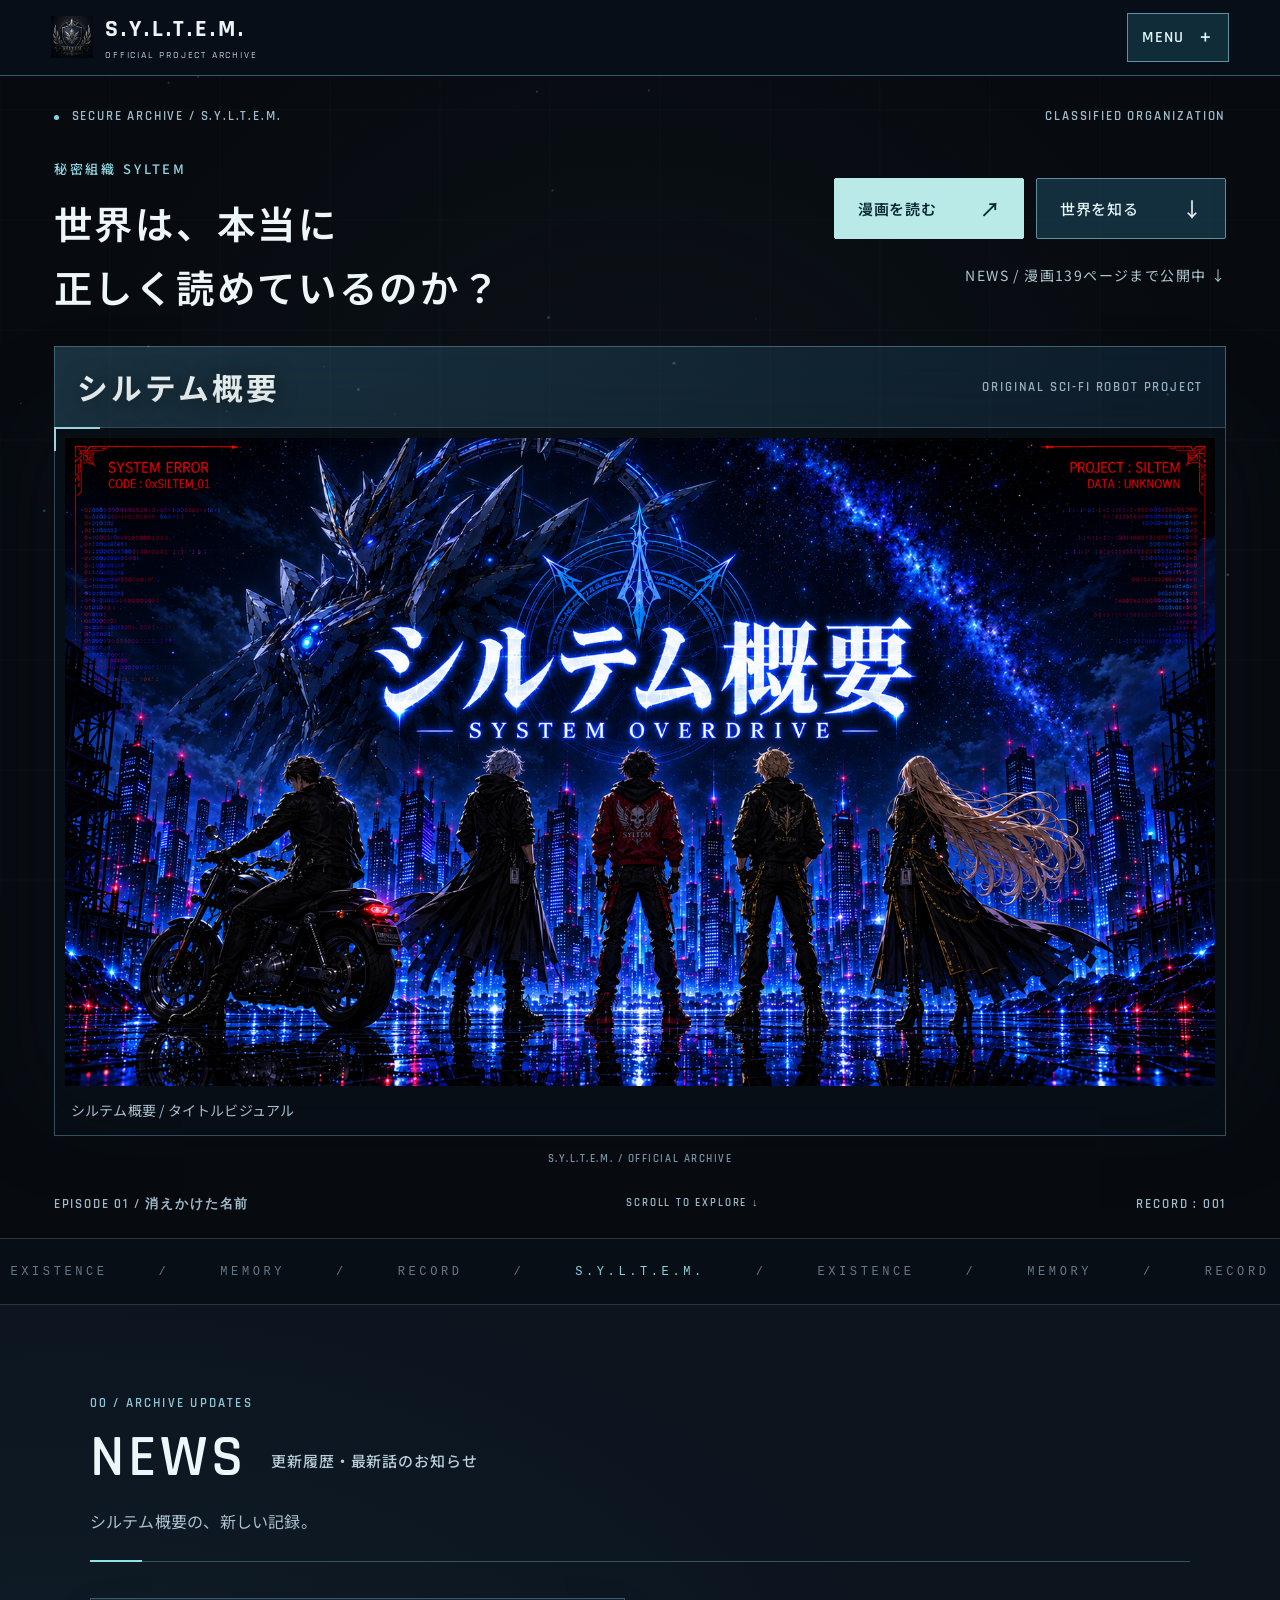
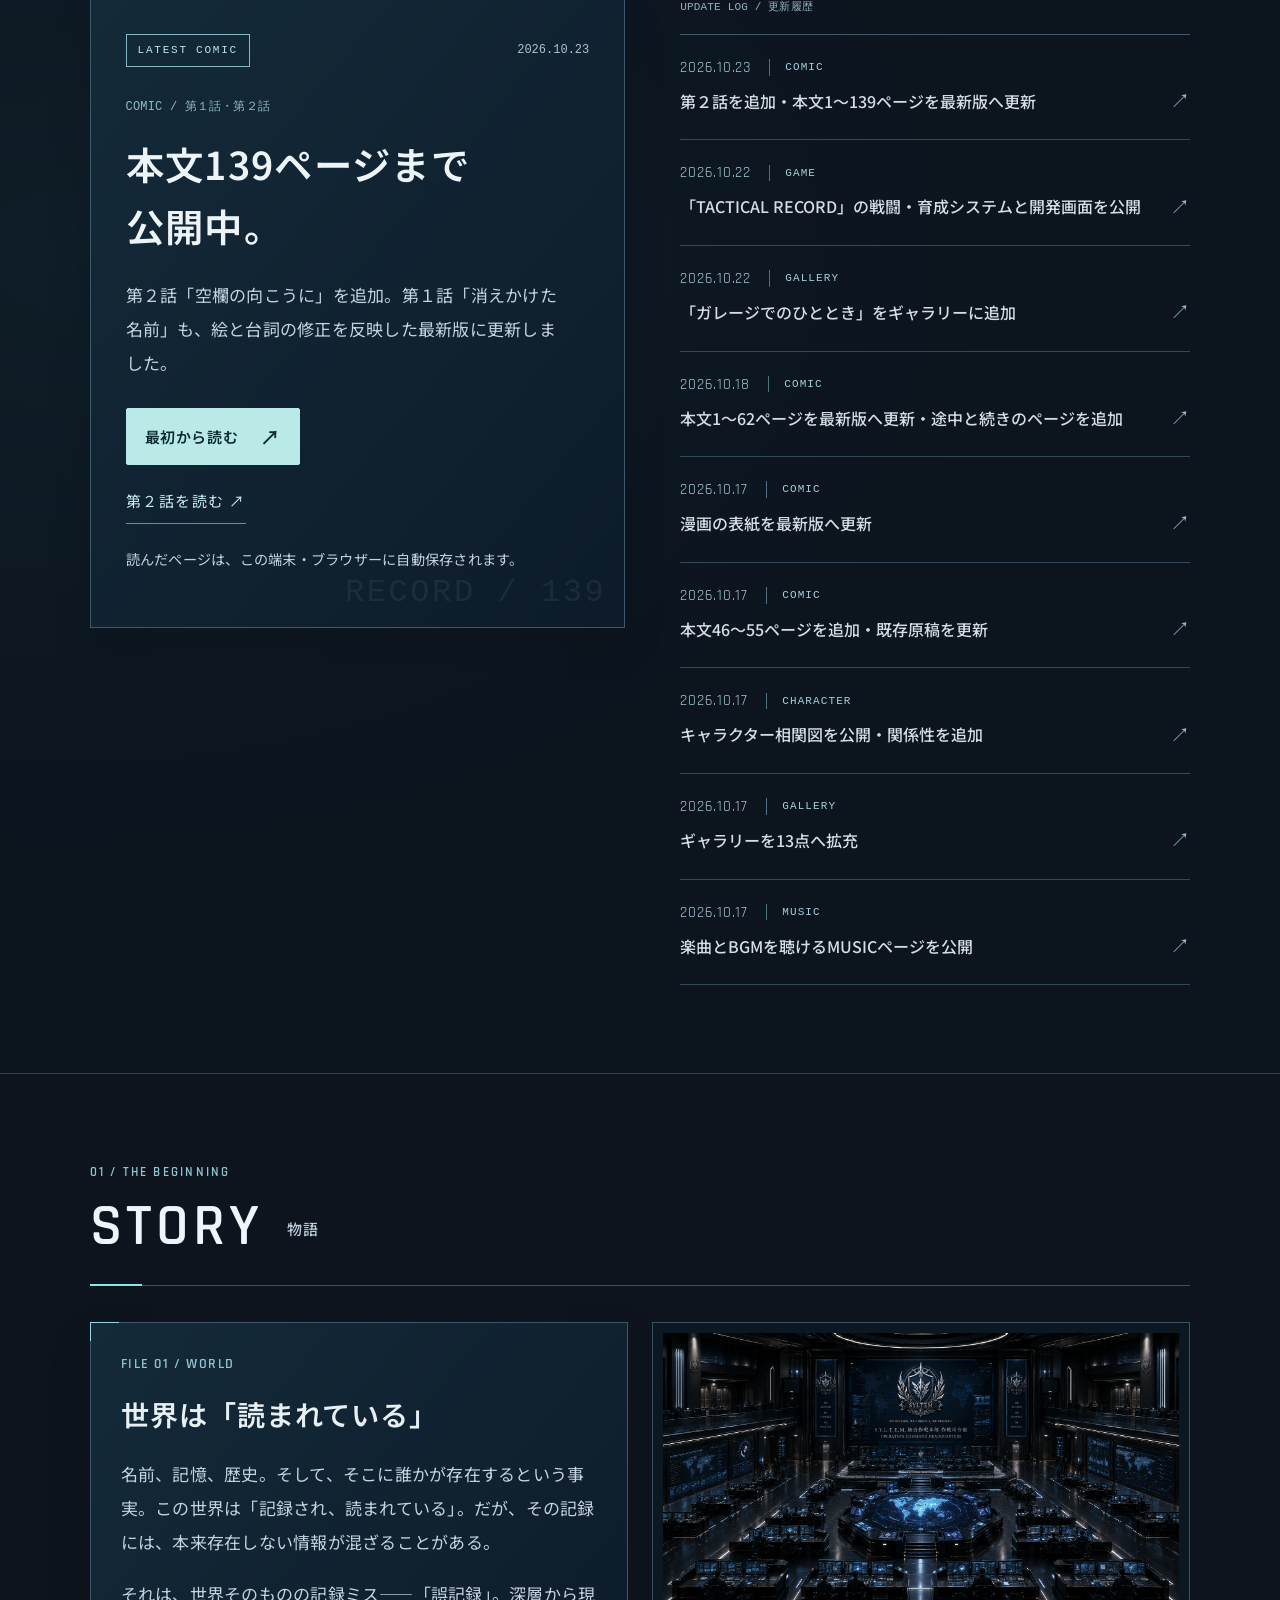
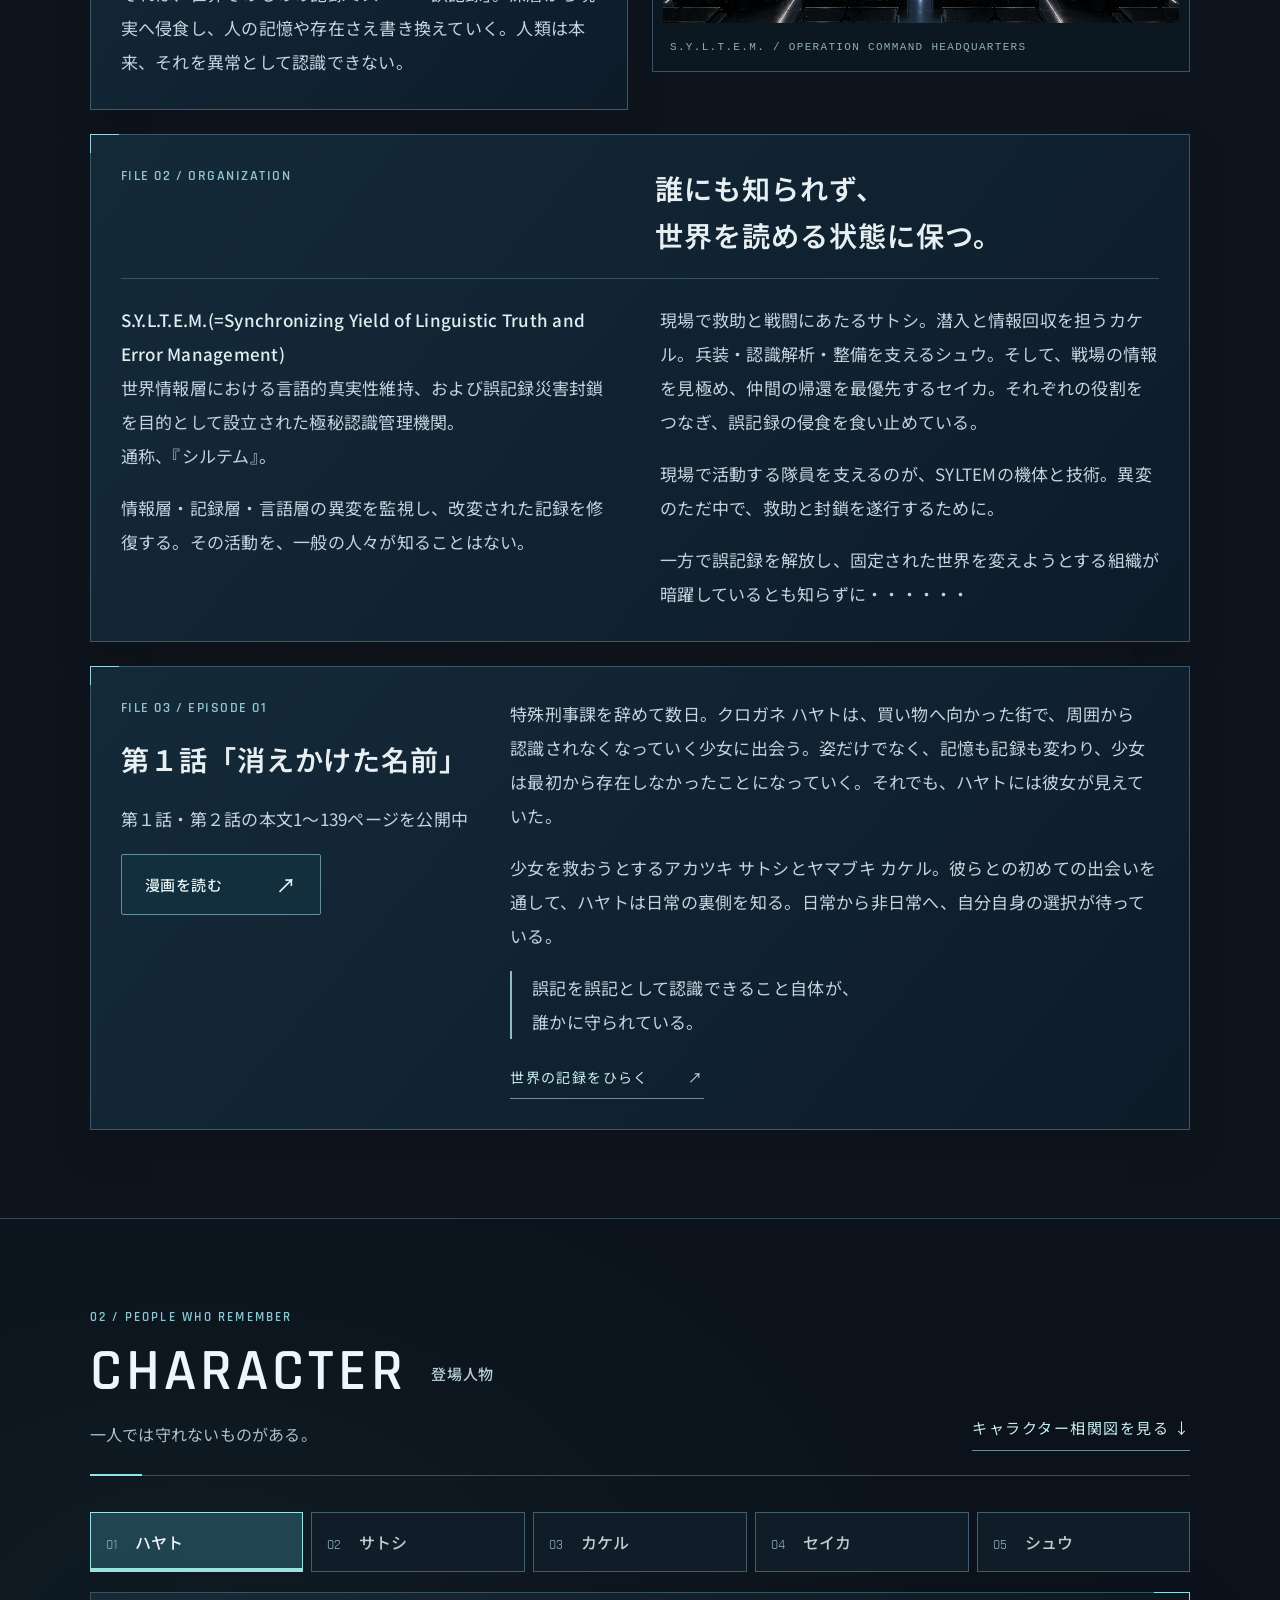
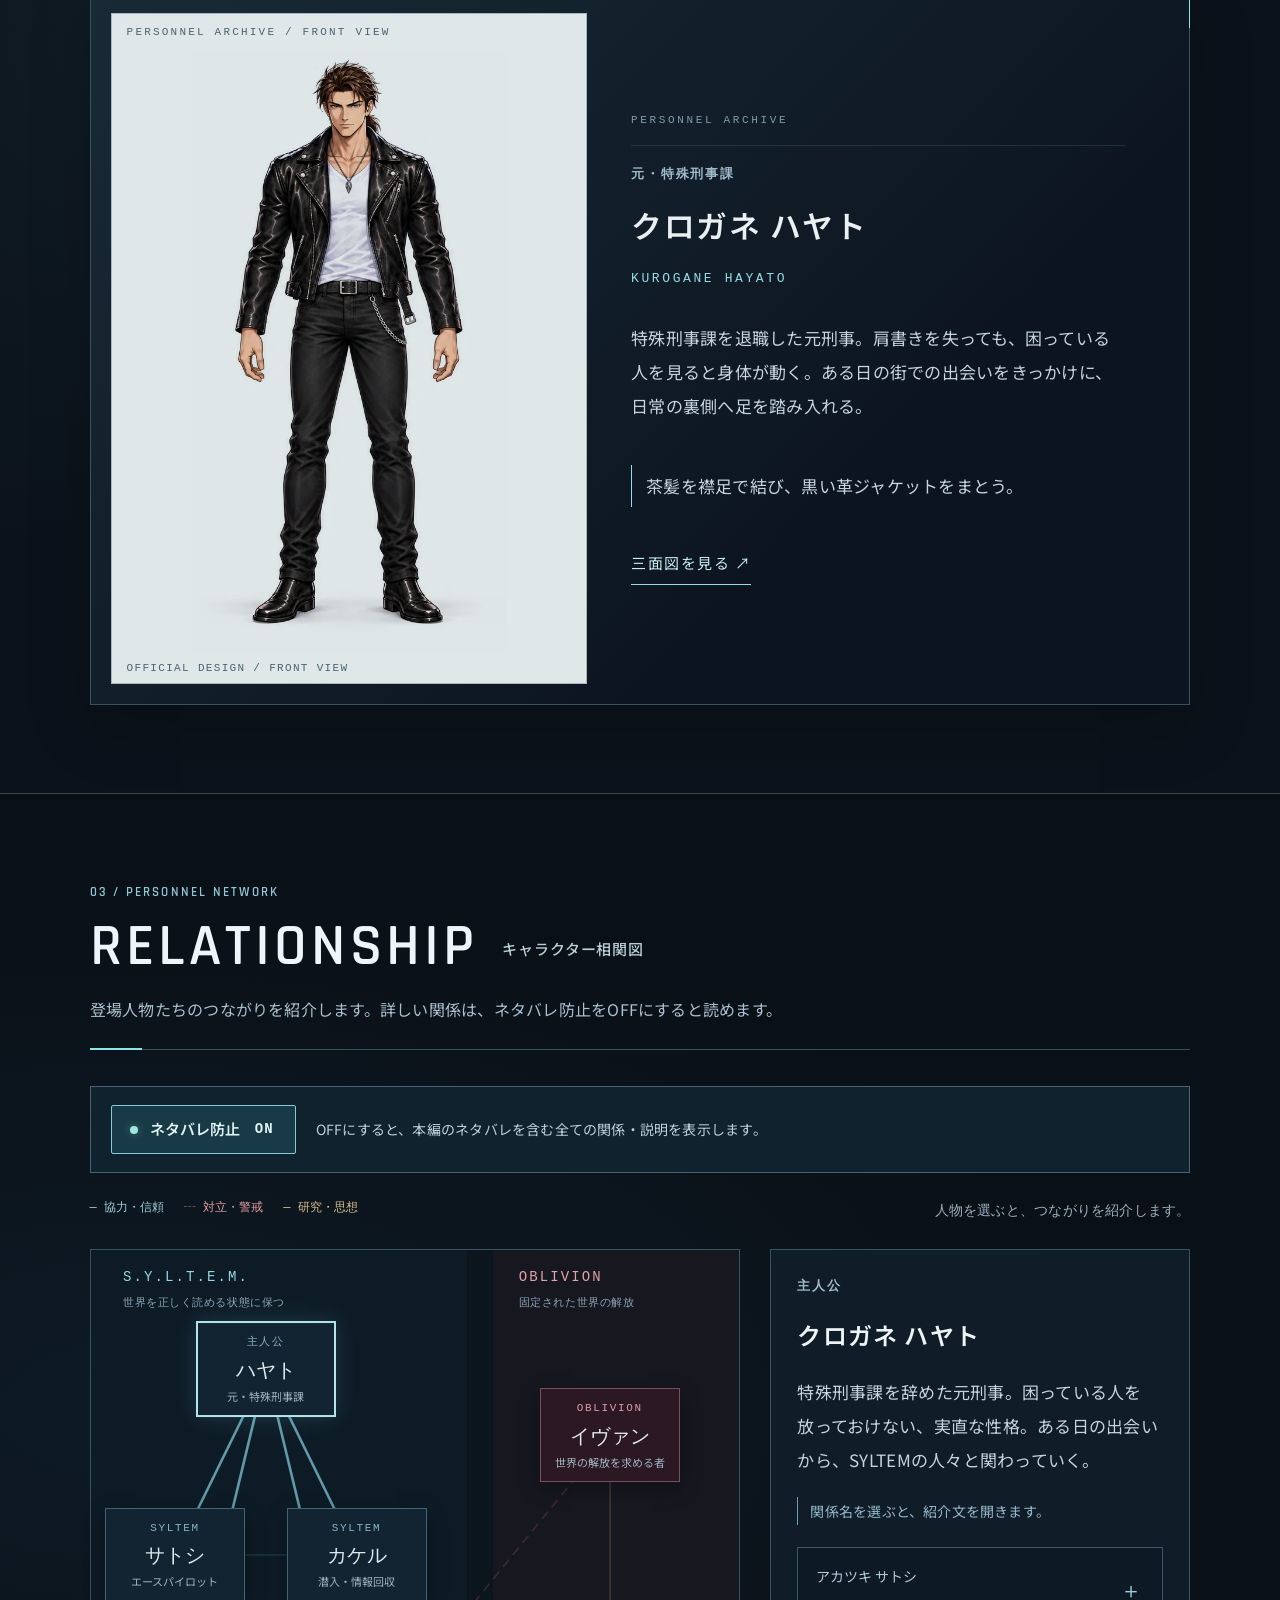
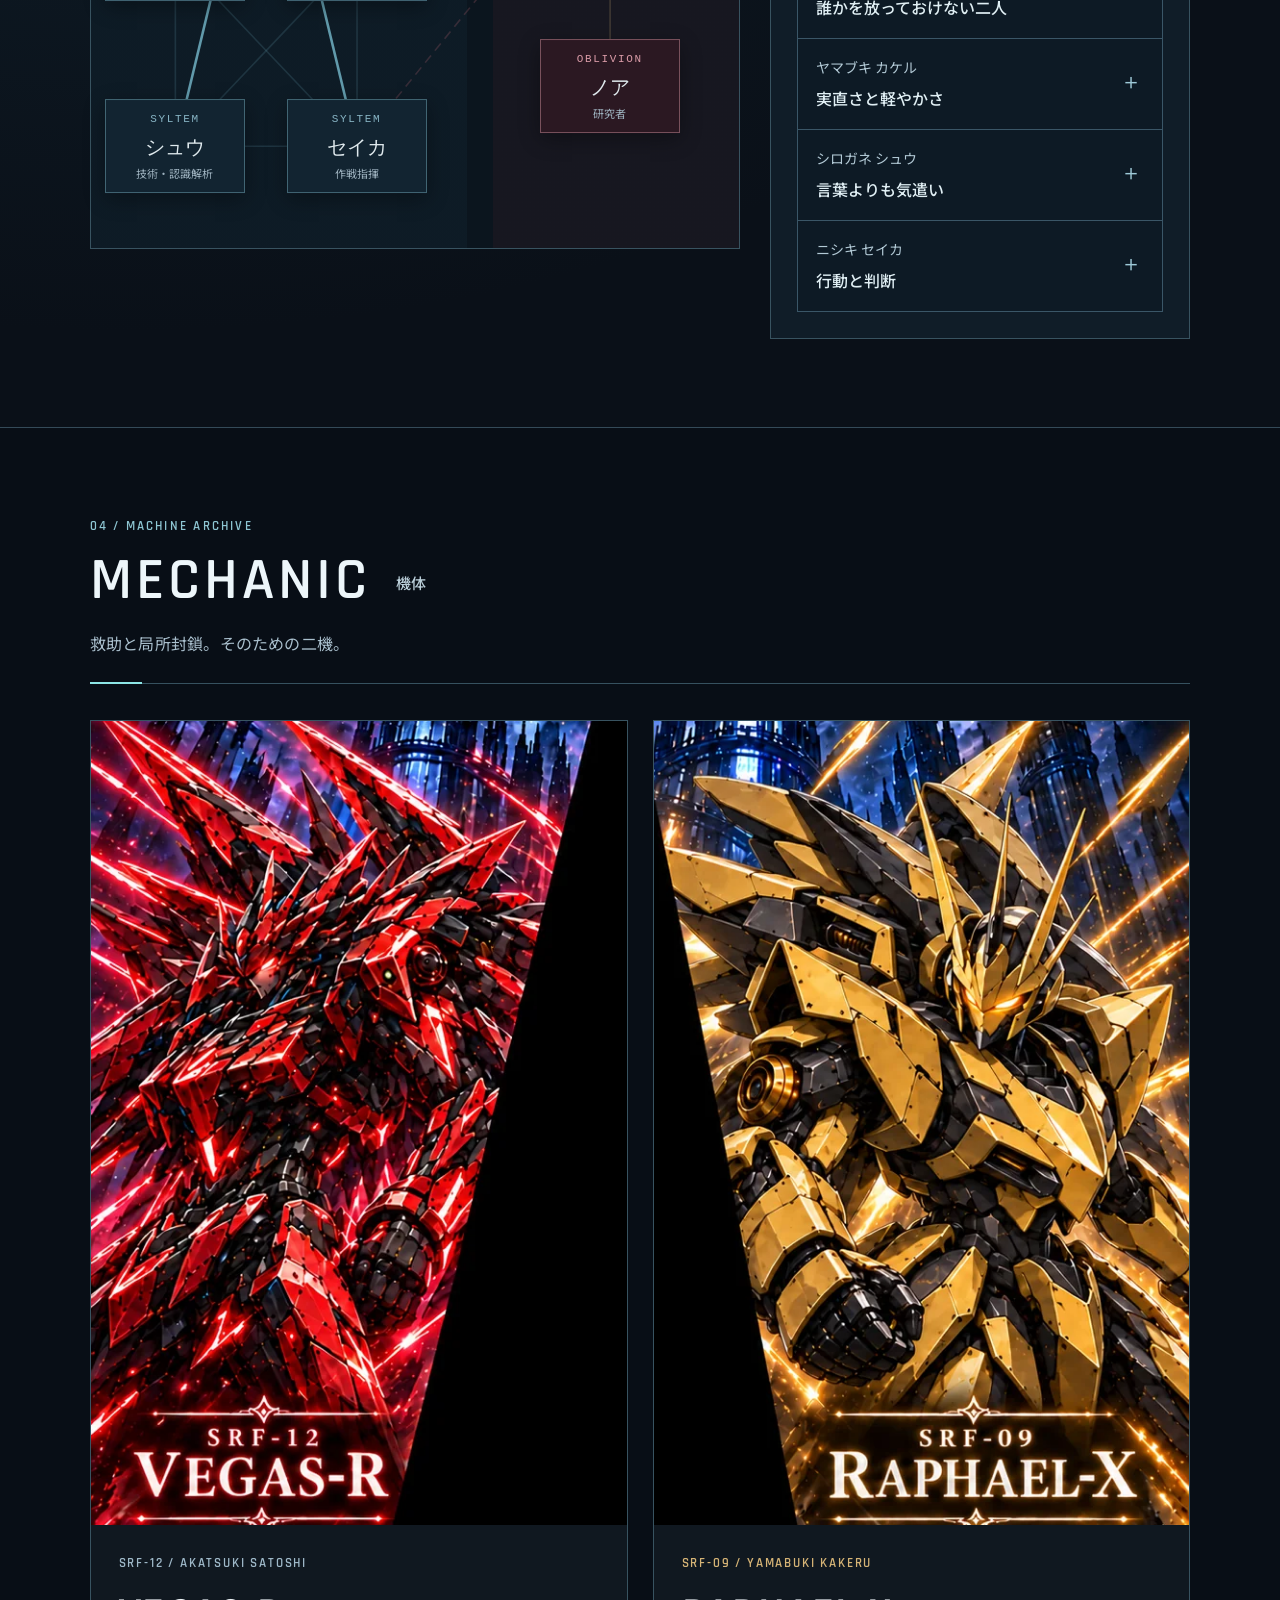
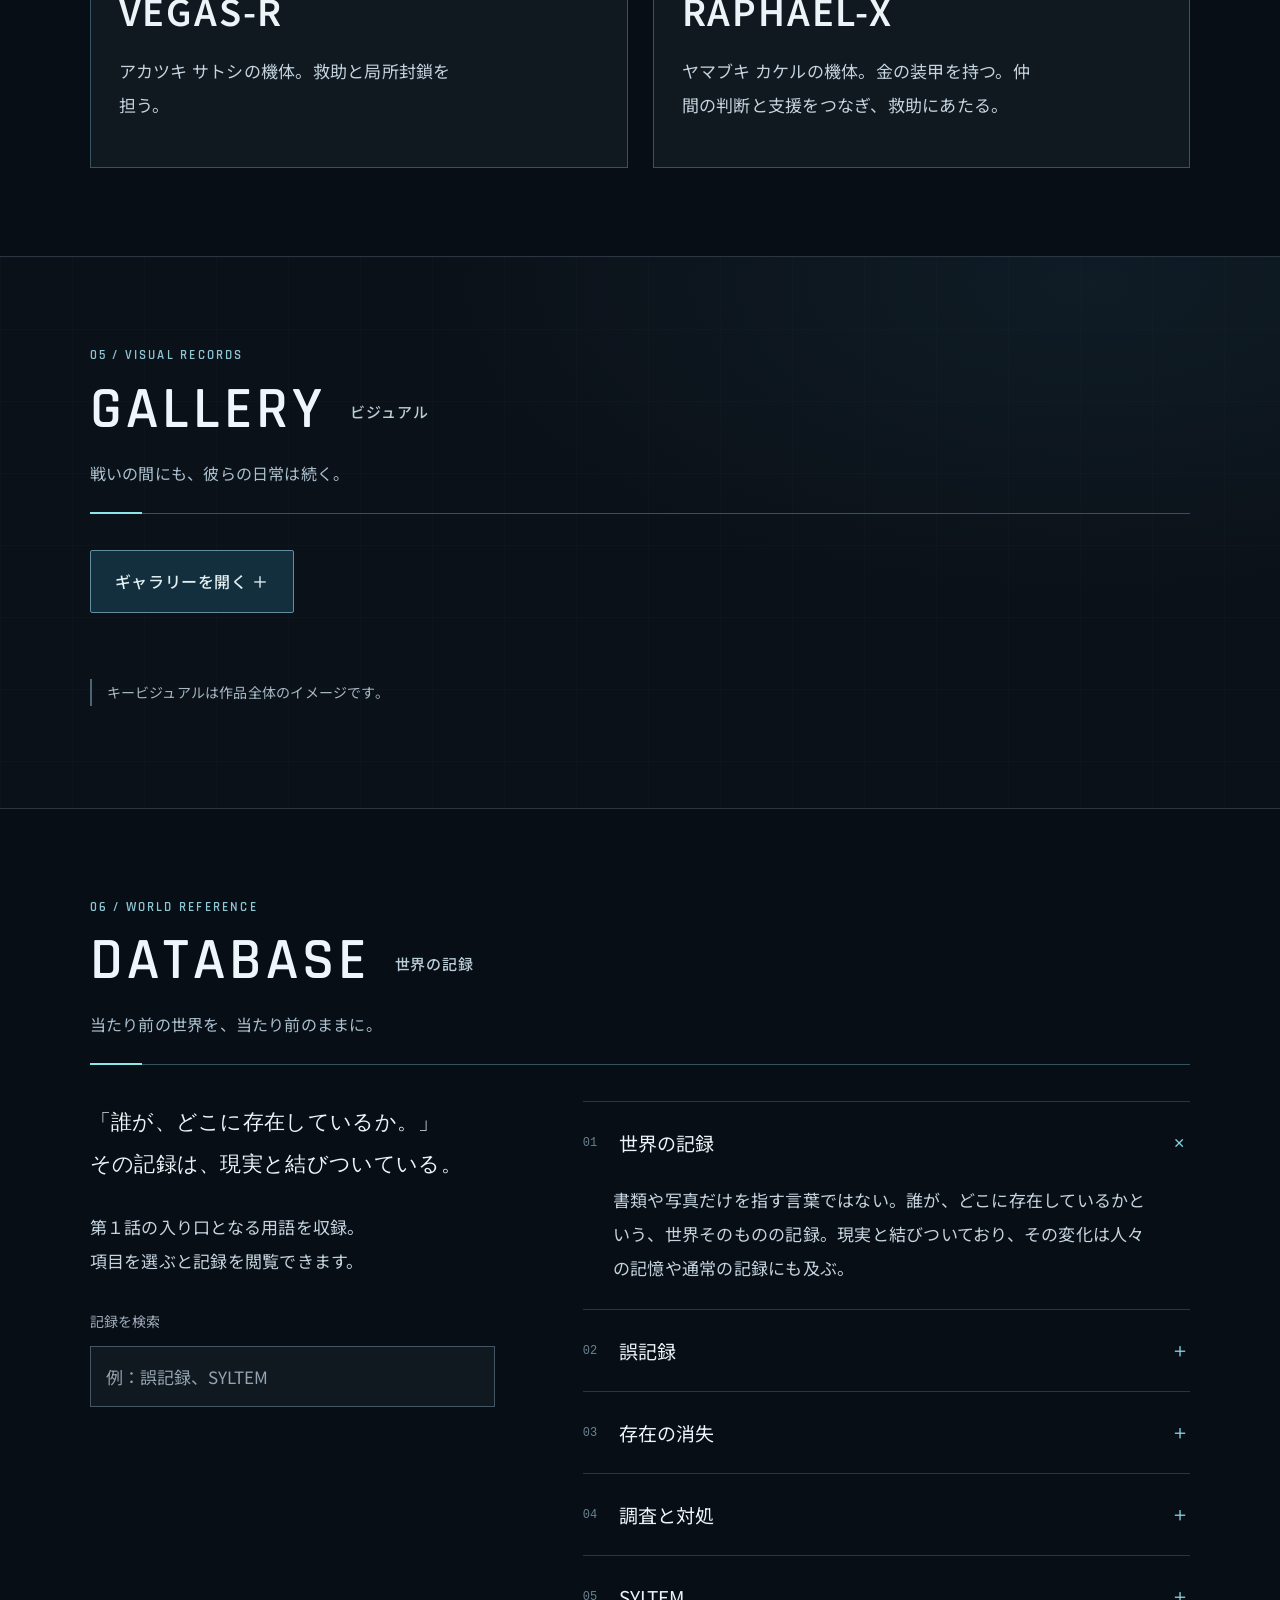
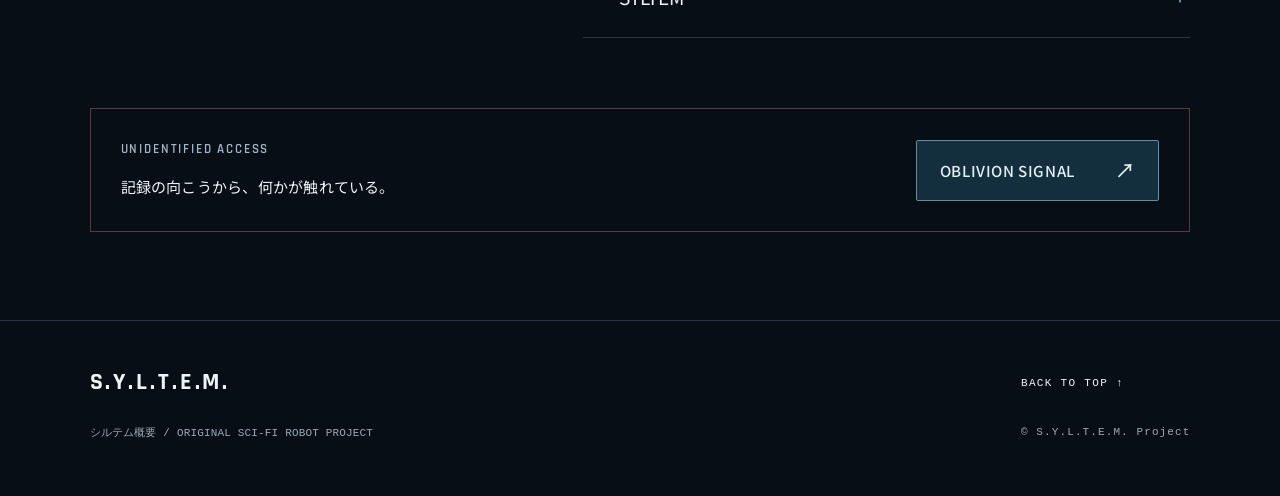
<file: index.html>
<!doctype html>
<html lang="ja">
<head>
<meta charset="utf-8"><meta name="viewport" content="width=device-width,initial-scale=1">
<meta name="theme-color" content="#080c12">
<title>シルテム概要｜S.Y.L.T.E.M. 公式サイト｜オリジナルSFロボット漫画</title>
<meta name="description" content="オリジナルSFロボット作品『シルテム概要』。消える名前、書き換わる記録。クロガネ ハヤトとSYLTEMの出会いを描く物語。">
<link rel="icon" href="syltem-emblem.png" type="image/png"><link rel="stylesheet" href="style.css?v=oblivion-soft-lines-1"><link rel="stylesheet" href="interface.css?v=relations-spoiler-20261022">
<script src="script.js?v=relations-spoiler-20261022" defer></script>
<link rel="canonical" href="https://kurogane1008.github.io/syltem/index.html"><link rel="sitemap" type="application/xml" href="sitemap.xml"><script type="application/ld+json">{"@context": "https://schema.org", "@type": "WebSite", "name": "シルテム概要 公式サイト", "alternateName": ["S.Y.L.T.E.M.", "SYLTEM", "シルテム"], "url": "https://kurogane1008.github.io/syltem/index.html", "inLanguage": "ja"}</script><link rel="preconnect" href="https://fonts.googleapis.com"><link rel="preconnect" href="https://fonts.gstatic.com" crossorigin><link rel="stylesheet" href="https://fonts.googleapis.com/css2?family=Noto+Sans+JP:wght@400;500;600;700&family=Rajdhani:wght@500;600;700&display=swap"><link rel="stylesheet" href="site-design.css?v=design-20261022"><script src="site-interface.js?v=design-20261022" defer></script></head>
<body class="site-refresh">
<a class="skip" href="#main">本文へ移動</a>
<header class="header"><a class="brand" href="#top" aria-label="S.Y.L.T.E.M. トップ"><img class="brand-emblem" src="syltem-emblem.png" alt="" width="48" height="48"><span>S.Y.L.T.E.M.<small>OFFICIAL PROJECT ARCHIVE</small></span></a>
<button class="menu-toggle" aria-controls="navigation" aria-expanded="false">MENU <span>＋</span></button>
<nav id="navigation" aria-label="メインナビゲーション"><a href="#story" data-index="01">STORY</a><a href="#character" data-index="02">CHARACTER</a><a href="#relationships" data-index="03">RELATIONSHIP</a><a href="#mechanic" data-index="04">MECHANIC</a><a href="#gallery" data-index="05">GALLERY</a><a href="#database" data-index="06">DATABASE</a><a href="comic.html" data-index="07">COMIC</a><a href="music.html" data-index="08">MUSIC</a><a href="game.html" data-index="09">GAME</a></nav>
</header>
<main id="main">
<section class="hero emblem-hero" id="top" aria-labelledby="hero-title">
<div class="emblem-grid" aria-hidden="true"></div>
<div class="hero-top"><span><i class="status-dot"></i> SECURE ARCHIVE / S.Y.L.T.E.M.</span><span>CLASSIFIED ORGANIZATION</span></div>
<div class="emblem-center">
<div class="hero-intro"><div class="hero-intro-copy"><p class="emblem-kicker">秘密組織 SYLTEM</p><p class="top-question">世界は、本当に<br>正しく読めているのか？</p></div>
<div class="hero-access"><div class="hero-actions"><a class="button light" href="comic.html">漫画を読む <span aria-hidden="true">↗</span></a><a class="button" href="#story">世界を知る <span aria-hidden="true">↓</span></a></div><a class="hero-news-link" href="#news">NEWS / 漫画139ページまで公開中 <span aria-hidden="true">↓</span></a></div></div>
<div class="hero-titlebar"><h1 id="hero-title">シルテム概要</h1><span>ORIGINAL SCI-FI ROBOT PROJECT</span></div>
<img class="official-emblem" style="width:min(100%,1500px);max-height:none;height:auto" src="siltem-title-current-aetherion.png" alt="シルテム概要 SYSTEM OVERDRIVE。青い夜景と五人、エーテリオンを描いたタイトルビジュアル" width="1672" height="941" fetchpriority="high">

<p class="emblem-subtitle">S.Y.L.T.E.M. / OFFICIAL ARCHIVE</p>

</div>
<div class="hero-bottom"><span>EPISODE 01 / 消えかけた名前</span><a href="#story">SCROLL TO EXPLORE ↓</a><span>RECORD : 001</span></div>
</section>
<div class="ticker" aria-hidden="true"><span>EXISTENCE</span> / <span>MEMORY</span> / <span>RECORD</span> / <b>S.Y.L.T.E.M.</b> / <span>EXISTENCE</span> / <span>MEMORY</span> / <span>RECORD</span></div>
<section class="section news" id="news" aria-labelledby="news-title">
<div class="section-heading"><p class="eyebrow">00 / ARCHIVE UPDATES</p><h2 id="news-title">NEWS<span>更新履歴・最新話のお知らせ</span></h2><p class="section-note">シルテム概要の、新しい記録。</p></div>
<div class="news-layout"><article class="news-feature"><div class="news-feature-top"><span class="news-badge">LATEST COMIC</span><time datetime="2026-10-23">2026.10.23</time></div><p class="news-chapter">COMIC / 第１話・第２話</p><h3>本文139ページまで<br>公開中。</h3><p>第２話「空欄の向こうに」を追加。第１話「消えかけた名前」も、絵と台詞の修正を反映した最新版に更新しました。</p><div class="news-actions"><a class="button light" id="comic-resume" href="comic.html#cover">最初から読む <span aria-hidden="true">↗</span></a><a class="text-link" href="comic.html#page-063">第２話を読む ↗</a></div><p class="news-reading-note"><small id="comic-resume-note">読んだページは、この端末・ブラウザーに自動保存されます。</small></p><span class="news-feature-code" aria-hidden="true">RECORD / 139</span></article>
<div class="news-history"><p class="news-history-label">UPDATE LOG / 更新履歴</p>
<article class="news-row"><div><time datetime="2026-10-23">2026.10.23</time><span>COMIC</span></div><h3><a href="comic.html#page-063">第２話を追加・本文1〜139ページを最新版へ更新 <b>↗</b></a></h3></article>
<article class="news-row"><div><time datetime="2026-10-22">2026.10.22</time><span>GAME</span></div><h3><a href="game.html">「TACTICAL RECORD」の戦闘・育成システムと開発画面を公開 <b>↗</b></a></h3></article>
<article class="news-row"><div><time datetime="2026-10-22">2026.10.22</time><span>GALLERY</span></div><h3><a href="#gallery">「ガレージでのひととき」をギャラリーに追加 <b>↗</b></a></h3></article>
<article class="news-row"><div><time datetime="2026-10-18">2026.10.18</time><span>COMIC</span></div><h3><a href="comic.html#page-033">本文1〜62ページを最新版へ更新・途中と続きのページを追加 <b>↗</b></a></h3></article>
<article class="news-row"><div><time datetime="2026-10-17">2026.10.17</time><span>COMIC</span></div><h3><a href="comic.html#cover">漫画の表紙を最新版へ更新 <b>↗</b></a></h3></article>
<article class="news-row"><div><time datetime="2026-10-17">2026.10.17</time><span>COMIC</span></div><h3><a href="comic.html#page-046">本文46〜55ページを追加・既存原稿を更新 <b>↗</b></a></h3></article>
<article class="news-row"><div><time datetime="2026-10-17">2026.10.17</time><span>CHARACTER</span></div><h3><a href="#relationships">キャラクター相関図を公開・関係性を追加 <b>↗</b></a></h3></article>
<article class="news-row"><div><time datetime="2026-10-17">2026.10.17</time><span>GALLERY</span></div><h3><a href="#gallery">ギャラリーを13点へ拡充 <b>↗</b></a></h3></article>
<article class="news-row"><div><time datetime="2026-10-17">2026.10.17</time><span>MUSIC</span></div><h3><a href="music.html">楽曲とBGMを聴けるMUSICページを公開 <b>↗</b></a></h3></article>
</div></div></section>
<section class="story section" id="story">
<div class="section-heading"><p class="eyebrow">01 / THE BEGINNING</p><h2>STORY<span>物語</span></h2></div>
<div class="story-layout">
<article class="story-dossier story-world" aria-labelledby="world-title"><p class="label">FILE 01 / WORLD</p><h3 id="world-title">世界は「読まれている」</h3><p>名前、記憶、歴史。そして、そこに誰かが存在するという事実。この世界は「記録され、読まれている」。だが、その記録には、本来存在しない情報が混ざることがある。</p>
<p>それは、世界そのものの記録ミス――「誤記録」。深層から現実へ侵食し、人の記憶や存在さえ書き換えていく。人類は本来、それを異常として認識できない。</p></article>
<figure class="story-image"><img src="e8080113-ddc4-402f-bca2-cd47527eb787.png" alt="SYLTEMのマークと世界地図のモニターを備えた統合作戦本部の作戦司令室" loading="lazy" width="1672" height="941" style="height:auto;aspect-ratio:1672/941;object-fit:contain;filter:none"><figcaption>S.Y.L.T.E.M. / OPERATION COMMAND HEADQUARTERS</figcaption></figure>
<article class="story-dossier story-organization" aria-labelledby="organization-title"><div class="dossier-heading"><p class="label">FILE 02 / ORGANIZATION</p><h3 id="organization-title">誰にも知られず、<br>世界を読める状態に保つ。</h3></div><div class="dossier-columns"><div><p><strong>S.Y.L.T.E.M.(=Synchronizing Yield of Linguistic Truth and Error Management)</strong><br>世界情報層における言語的真実性維持、および誤記録災害封鎖を目的として設立された極秘認識管理機関。<br>通称、『シルテム』。</p><p>情報層・記録層・言語層の異変を監視し、改変された記録を修復する。その活動を、一般の人々が知ることはない。</p>

</div><div><p>現場で救助と戦闘にあたるサトシ。潜入と情報回収を担うカケル。兵装・認識解析・整備を支えるシュウ。そして、戦場の情報を見極め、仲間の帰還を最優先するセイカ。それぞれの役割をつなぎ、誤記録の侵食を食い止めている。</p>
<p>現場で活動する隊員を支えるのが、SYLTEMの機体と技術。異変のただ中で、救助と封鎖を遂行するために。</p>
<p>一方で誤記録を解放し、固定された世界を変えようとする組織が暗躍しているとも知らずに・・・・・・</p></div></div></article>
<article class="story-dossier story-prologue" aria-labelledby="prologue-title"><div class="dossier-heading"><p class="label">FILE 03 / EPISODE 01</p><h3 id="prologue-title">第１話「消えかけた名前」</h3><p class="prologue-status">第１話・第２話の本文1〜139ページを公開中</p><a class="button" href="comic.html">漫画を読む <span aria-hidden="true">↗</span></a></div><div class="prologue-body"><p>特殊刑事課を辞めて数日。クロガネ ハヤトは、買い物へ向かった街で、周囲から認識されなくなっていく少女に出会う。姿だけでなく、記憶も記録も変わり、少女は最初から存在しなかったことになっていく。それでも、ハヤトには彼女が見えていた。</p>
<p>少女を救おうとするアカツキ サトシとヤマブキ カケル。彼らとの初めての出会いを通して、ハヤトは日常の裏側を知る。日常から非日常へ、自分自身の選択が待っている。</p><p class="story-end">誤記を誤記として認識できること自体が、<br>誰かに守られている。</p><a class="text-link" href="#database">世界の記録をひらく <span aria-hidden="true">↗</span></a></div></article>
</div>
</section>
<section class="characters section" id="character">
<div class="section-heading"><p class="eyebrow">02 / PEOPLE WHO REMEMBER</p><h2>CHARACTER<span>登場人物</span></h2><p class="section-note">一人では守れないものがある。</p><a class="text-link" href="#relationships">キャラクター相関図を見る ↓</a></div>
<div class="character-tabs" role="tablist" aria-label="人物を選ぶ">
<button role="tab" id="tab-hayato" aria-controls="character-panel" aria-selected="true" data-character="hayato">01 <span>ハヤト</span></button>
<button role="tab" id="tab-satoshi" aria-controls="character-panel" aria-selected="false" tabindex="-1" data-character="satoshi">02 <span>サトシ</span></button>
<button role="tab" id="tab-kakeru" aria-controls="character-panel" aria-selected="false" tabindex="-1" data-character="kakeru">03 <span>カケル</span></button>
<button role="tab" id="tab-seika" aria-controls="character-panel" aria-selected="false" tabindex="-1" data-character="seika">04 <span>セイカ</span></button>
<button role="tab" id="tab-shu" aria-controls="character-panel" aria-selected="false" tabindex="-1" data-character="shu">05 <span>シュウ</span></button></div>
<div class="character-panel" id="character-panel" role="tabpanel" aria-labelledby="tab-hayato" tabindex="0">
<div class="character-art"><div class="portrait-window"><img id="character-image" src="hayato.webp" alt="クロガネ ハヤトの正面の立ち姿" loading="lazy" width="1400" height="933"></div><span>OFFICIAL DESIGN / FRONT VIEW</span></div>
<div class="character-info"><p class="label" id="character-role">元・特殊刑事課</p><h3 id="character-name">クロガネ ハヤト</h3><p class="roman" id="character-roman">KUROGANE HAYATO</p><p class="character-description" id="character-description">特殊刑事課を退職した元刑事。肩書きを失っても、困っている人を見ると身体が動く。ある日の街での出会いをきっかけに、日常の裏側へ足を踏み入れる。</p><p class="character-detail" id="character-detail">茶髪を襟足で結び、黒い革ジャケットをまとう。</p><a class="text-link" id="character-full" href="hayato.webp" target="_blank" rel="noopener">三面図を見る ↗</a></div></div>
</section>
<section class="section relationships" id="relationships" aria-labelledby="relationships-title"><div class="section-heading"><p class="eyebrow">03 / PERSONNEL NETWORK</p><h2 id="relationships-title">RELATIONSHIP<span>キャラクター相関図</span></h2><p class="section-note">登場人物たちのつながりを紹介します。詳しい関係は、ネタバレ防止をOFFにすると読めます。</p></div><div class="relation-spoiler-control"><button type="button" id="relation-spoiler-toggle" role="switch" aria-checked="true" aria-label="ネタバレ防止" aria-describedby="relation-spoiler-note" aria-controls="relation-content" disabled><span class="relation-spoiler-indicator" aria-hidden="true"></span><span>ネタバレ防止</span><b id="relation-spoiler-state" aria-hidden="true">ON</b></button><p id="relation-spoiler-note" role="status">OFFにすると、本編のネタバレを含む全ての関係・説明を表示します。</p></div><div class="relation-legend"><span>─ 協力・信頼</span><span>┄ 対立・警戒</span><span>─ 研究・思想</span><span id="relation-unknown-legend" hidden>┄ 詳細不明</span><p>人物を選ぶと、つながりを紹介します。</p></div><div class="relation-layout" id="relation-content"><div class="relation-map" aria-label="人物を選択"><div class="relation-map-heading"><div class="relation-faction syltem-faction">S.Y.L.T.E.M.<small>世界を正しく読める状態に保つ</small></div><div class="relation-faction oblivion-faction">OBLIVION<small>固定された世界の解放</small></div></div><div class="relation-stage"><svg viewBox="0 0 100 100" preserveAspectRatio="none" aria-hidden="true"><line class="relation-line ally" data-ends="satoshi kakeru" x1="13" y1="51" x2="41" y2="51"/><line class="relation-line ally" data-ends="hayato kakeru" x1="27" y1="20" x2="41" y2="51"/><line class="relation-line ally" data-ends="shu kakeru" x1="13" y1="83" x2="41" y2="51"/><line class="relation-line ally" data-ends="satoshi shu" x1="13" y1="51" x2="13" y2="83"/><line class="relation-line ally" data-ends="seika satoshi" x1="41" y1="83" x2="13" y2="51"/><line class="relation-line ally" data-ends="hayato seika" x1="27" y1="20" x2="41" y2="83"/><line class="relation-line ally" data-ends="hayato shu" x1="27" y1="20" x2="13" y2="83"/><line class="relation-line conflict" data-ends="seika ivan" x1="41" y1="83" x2="80" y2="31"/><line class="relation-line research" data-ends="ivan noa" x1="80" y1="31" x2="80" y2="73"/><line class="relation-line ally" data-ends="seika shu" x1="41" y1="83" x2="13" y2="83"/><line class="relation-line ally" data-ends="seika kakeru" x1="41" y1="83" x2="41" y2="51"/><line class="relation-line ally" data-ends="hayato satoshi" x1="27" y1="20" x2="13" y2="51"/></svg><button type="button" class="relation-person " data-person="hayato" style="--x:27%;--y:20%" aria-pressed="true"><span>主人公</span><b>ハヤト</b><small>元・<wbr>特殊刑事課</small></button><button type="button" class="relation-person " data-person="satoshi" style="--x:13%;--y:51%" aria-pressed="false"><span>SYLTEM</span><b>サトシ</b><small>エース<wbr>パイロット</small></button><button type="button" class="relation-person " data-person="kakeru" style="--x:41%;--y:51%" aria-pressed="false"><span>SYLTEM</span><b>カケル</b><small>潜入・<wbr>情報回収</small></button><button type="button" class="relation-person " data-person="shu" style="--x:13%;--y:83%" aria-pressed="false"><span>SYLTEM</span><b>シュウ</b><small>技術・<wbr>認識解析</small></button><button type="button" class="relation-person " data-person="seika" style="--x:41%;--y:83%" aria-pressed="false"><span>SYLTEM</span><b>セイカ</b><small>作戦指揮</small></button><button type="button" class="relation-person opposition" data-person="ivan" style="--x:80%;--y:31%" aria-pressed="false"><span>OBLIVION</span><b>イヴァン</b><small>世界の解放を<wbr>求める者</small></button><button type="button" class="relation-person opposition" data-person="noa" style="--x:80%;--y:73%" aria-pressed="false"><span>OBLIVION</span><b>ノア</b><small>研究者</small></button></div></div><div class="relation-detail" aria-live="polite" aria-atomic="true"><p class="label" id="relation-faction">主人公</p><h3 id="relation-name">クロガネ ハヤト</h3><p id="relation-about">特殊刑事課を辞めた元刑事。困っている人を放っておけない、実直な性格。ある日の出会いから、SYLTEMの人々と関わっていく。</p><p class="relation-hint">関係名を選ぶと、紹介文を開きます。</p><ul id="relation-list"></ul></div></div><noscript><p>つながりの詳細はJavaScriptを有効にすると表示されます。</p></noscript></section>
<section class="mechanics section" id="mechanic">
<div class="section-heading"><p class="eyebrow">04 / MACHINE ARCHIVE</p><h2>MECHANIC<span>機体</span></h2><p class="section-note">救助と局所封鎖。そのための二機。</p></div>
<div class="mecha-grid"><article class="mecha"><figure class="mecha-visual"><img src="vegas.webp" loading="lazy" alt="SRF-12 VEGAS-Rの赤い機体" width="1672" height="941"></figure><div><p class="label">SRF-12 / AKATSUKI SATOSHI</p><h3>VEGAS-R</h3><p>アカツキ サトシの機体。救助と局所封鎖を担う。</p></div></article><article class="mecha gold"><figure class="mecha-visual"><img src="raphael.webp" loading="lazy" alt="SRF-09 RAPHAEL-Xの金色の機体" width="1672" height="941"></figure><div><p class="label">SRF-09 / YAMABUKI KAKERU</p><h3>RAPHAEL-X</h3><p>ヤマブキ カケルの機体。金の装甲を持つ。仲間の判断と支援をつなぎ、救助にあたる。</p></div></article></div>

</section>
<section class="gallery section" id="gallery">
<div class="section-heading"><p class="eyebrow">05 / VISUAL RECORDS</p><h2>GALLERY<span>ビジュアル</span></h2><p class="section-note">戦いの間にも、彼らの日常は続く。</p></div>
<button type="button" class="button gallery-toggle" aria-expanded="true" aria-controls="gallery-records">ギャラリーを閉じる −</button><div class="gallery-grid" id="gallery-records">
<button class="gallery-item wide" data-image="hero.webp" data-title="夕暮れ、五人の時間"><img src="hero.webp" alt="夕暮れの都市に集う五人" loading="lazy" width="1672" height="941"><span><b>01 / 夕暮れ、五人の時間</b><i>＋</i></span></button>
<button class="gallery-item" data-image="gallery-city.webp" data-title="都市の夜 / ハヤト"><img src="gallery-city.webp" alt="都市の夜景とハヤト" loading="lazy" width="1672" height="941"><span><b>02 / 都市の夜</b><i>＋</i></span></button>
<button class="gallery-item" data-image="gallery-partners.webp" data-title="相棒たち / サトシとカケル"><img src="gallery-partners.webp" alt="夕暮れのサトシとカケル" loading="lazy" width="1672" height="941"><span><b>03 / 相棒たち</b><i>＋</i></span></button>

<button class="gallery-item" data-image="gallery-key.webp" data-title="作品キービジュアル"><img src="gallery-key.webp" alt="エーテリオンと五人を描いた作品全体のキービジュアル" loading="lazy" width="1672" height="941"><span><b>04 / 作品キービジュアル</b><i>＋</i></span></button><button class="gallery-item" data-image="gallery-seika-shu.png" data-title="本部での対話 / セイカとシュウ"><img src="gallery-seika-shu.png" alt="SYLTEM本部の廊下でタブレットを手に話すセイカとシュウ" loading="lazy" width="1672" height="941"><span><b>05 / 本部での対話</b><i>＋</i></span></button><button class="gallery-item" data-image="akatsuki-playing-with-cat.png" data-title="猫と過ごす夕暮れ / アカツキ サトシ"><img src="akatsuki-playing-with-cat.png" alt="夕暮れの屋上で猫じゃらしを使い、猫と遊ぶアカツキ サトシ" loading="lazy" width="1672" height="941"><span><b>06 / 猫と過ごす夕暮れ</b><i>＋</i></span></button><button class="gallery-item" data-image="yamabuki-daily-cafe.png" data-title="カフェでのひととき / ヤマブキ カケル"><img src="yamabuki-daily-cafe.png" alt="カフェで過ごすヤマブキ カケル" loading="lazy" width="1672" height="941"><span><b>07 / カフェでのひととき</b><i>＋</i></span></button><button class="gallery-item" data-image="hayato-night-ride-latest.png" data-title="夜を駆ける / クロガネ ハヤト"><img src="hayato-night-ride-latest.png" alt="夜景を背にバイクで走るクロガネ ハヤト" loading="lazy" width="1672" height="941"><span><b>08 / 夜を駆ける</b><i>＋</i></span></button><button class="gallery-item" data-image="akatsuki-yamabuki-joking-hayato.png" data-title="夕暮れの軽口 / サトシ・カケル・ハヤト"><img src="akatsuki-yamabuki-joking-hayato.png" alt="夕暮れの屋上で冗談を交わすサトシ、カケル、ハヤト" loading="lazy" width="1672" height="941"><span><b>09 / 夕暮れの軽口</b><i>＋</i></span></button><button class="gallery-item" data-image="seika-elevator-latest-v2.png" data-title="指揮官のまなざし / セイカ"><img src="seika-elevator-latest-v2.png" alt="警護の隊員とともにエレベーターに立つセイカ" loading="lazy" width="1672" height="941"><span><b>10 / 指揮官のまなざし</b><i>＋</i></span></button><button class="gallery-item" data-image="seika-thinking.png" data-title="思索のひととき / セイカ"><img src="seika-thinking.png" alt="夕暮れの都市を望む執務室で思索するセイカ" loading="lazy" width="1672" height="941"><span><b>11 / 思索のひととき</b><i>＋</i></span></button><button class="gallery-item" data-image="yamabuki-living-room-characters-v3.png" data-title="賑やかなリビング / SYLTEMの仲間たち"><img src="yamabuki-living-room-characters-v3.png" alt="夕暮れのリビングで賑やかに過ごすカケル、サトシ、ハヤト、シュウ、セイカ" loading="lazy" width="1672" height="941"><span><b>12 / 賑やかなリビング</b><i>＋</i></span></button><button class="gallery-item" data-image="shirogane-kurogane-coffee-break.png" data-title="コーヒーブレイク / シュウとハヤト"><img src="shirogane-kurogane-coffee-break.png" alt="夕暮れのラウンジでコーヒーを飲みながら語らうシュウとハヤト" loading="lazy" width="1672" height="941"><span><b>13 / コーヒーブレイク</b><i>＋</i></span></button><button class="gallery-item" data-image="daily-kurogane-garage.png" data-title="ガレージでのひととき / クロガネ ハヤト"><img src="daily-kurogane-garage.png" alt="夕陽が差し込むガレージで愛車のバイクを整備するクロガネ ハヤト" loading="lazy" width="1672" height="941"><span><b>14 / ガレージでのひととき</b><i>＋</i></span></button></div>
<p class="archive-note">キービジュアルは作品全体のイメージです。</p>
</section>
<section class="database section" id="database">
<div class="section-heading"><p class="eyebrow">06 / WORLD REFERENCE</p><h2>DATABASE<span>世界の記録</span></h2><p class="section-note">当たり前の世界を、当たり前のままに。</p></div>
<div class="database-layout"><div><p class="database-intro">「誰が、どこに存在しているか。」<br>その記録は、現実と結びついている。</p><p>第１話の入り口となる用語を収録。<br>項目を選ぶと記録を閲覧できます。</p><label class="search-label" for="database-search">記録を検索</label><input type="search" id="database-search" placeholder="例：誤記録、SYLTEM" autocomplete="off"><p id="search-status" class="search-status" role="status"></p></div>
<div class="database-entries">
<details open><summary><span>01</span>世界の記録<i>＋</i></summary><p>書類や写真だけを指す言葉ではない。誰が、どこに存在しているかという、世界そのものの記録。現実と結びついており、その変化は人々の記憶や通常の記録にも及ぶ。</p></details>
<details><summary><span>02</span>誤記録<i>＋</i></summary><p>世界の記録に、本来ない情報が混ざること。ただの誤字とは異なり、現実そのものに変化を引き起こす。人々の日常や記憶にも影響を及ぼす、不可解な現象。</p></details>
<details><summary><span>03</span>存在の消失<i>＋</i></summary><p>姿が見えなくなるだけではなく、周囲の記憶や記録も書き換わり、最初から存在しなかったことになっていく。</p></details>
<details><summary><span>04</span>調査と対処<i>＋</i></summary><p>SYLTEMは現場の情報を集め、異変の調査と人々の救助にあたる。状況を見極めながら、被害の拡大を防ぐために行動する。</p></details>
<details><summary><span>05</span>SYLTEM<i>＋</i></summary><p>世界の記録に関わる異変に対処する組織。現場の救助、情報の収集、技術支援、指揮をつなぎ、人々の日常を守る。ハヤトは少女の事件を通して、彼らと初めて出会う。</p></details>
</div></div>
<div class="intrusion-entry"><div><p class="label">UNIDENTIFIED ACCESS</p><p>記録の向こうから、何かが触れている。</p></div><button id="intrusion-open" class="button danger" aria-haspopup="dialog">OBLIVION SIGNAL <span>↗</span></button></div>
</section>
<footer><a class="brand" href="#top">S.Y.L.T.E.M.</a><p>シルテム概要 / ORIGINAL SCI-FI ROBOT PROJECT</p><a href="#top">BACK TO TOP ↑</a><small>© S.Y.L.T.E.M. Project</small></footer>
</main>
<dialog id="character-dialog" class="lightbox character-design-dialog" aria-labelledby="character-design-title"><button class="close" data-close="character-dialog" aria-label="三面図を閉じる">CLOSE ×</button><img id="character-design-image" alt=""><p id="character-design-title"></p></dialog>
<dialog id="gallery-dialog" class="lightbox" aria-labelledby="gallery-caption"><button class="close" data-close="gallery-dialog" aria-label="画像を閉じる">CLOSE ×</button><img id="gallery-full" alt=""><p id="gallery-caption"></p></dialog>
<dialog id="intrusion-dialog" class="intrusion" aria-labelledby="intrusion-title">
<div class="intrusion-toolbar"><p class="label">UNAUTHORIZED SIGNAL</p><button class="close" data-close="intrusion-dialog" aria-label="演出を終了する">接続を切断 ×</button></div>
<div class="intrusion-layout"><div class="intrusion-identity"><img class="oblivion-emblem" src="oblivion-emblem.png" alt="OBLIVIONの紫に輝く紋章" width="1254" height="1254"><h2 id="intrusion-title">OBLIVION</h2><p class="signal-jp">記録にないアクセスを検出。</p><div class="signal-log" aria-hidden="true"><p>&gt; ARCHIVE INTEGRITY : UNKNOWN</p><p>&gt; FOREIGN SIGNAL DETECTED</p><p>&gt; CONNECTION AWAITING TERMINATION_</p></div><p class="intrusion-note">これは作品世界をイメージしたサイト内演出です。<br>本編の台詞・実際の警告ではありません。音声は流れません。</p></div>
<div class="intrusion-content"><section class="oblivion-manifesto" aria-label="OBLIVIONの思想"><p class="label">OUR BELIEF / 固定された世界の、その先へ</p><h3>正しい記録だけが、<br>世界のすべてなのか。</h3><p>世界は、記録によって形を与えられている。だが、その記録に収まらないものは、なぜ「誤り」と呼ばれなければならない？</p><p>シルテムが秩序を守るために封じる誤記録。その中に、まだ選ばれていない可能性があるとしたら。私たちOBLIVIONは、誤記録を解放し、固定された世界を変える道を選ぶ。</p><p>守られた日常の外にも、救われるべきものがある。たとえ、今ある世界と対立することになろうとも。</p><div class="oblivion-invitation"><p class="label">AN INVITATION / 境界の向こうから</p><p>与えられた答えに、疑問を抱いたことはないか。<br>失われた可能性に、手を伸ばしたいと思ったことはないか。</p><p>その違和感を、手放すな。<br>記録が定めた結末の、その先へ。</p><p class="invitation-last">私たちと、ともに。<br><strong>OBLIVIONは、君の選択を待っている。</strong></p></div></section><button class="button intrusion-return" data-close="intrusion-dialog">記録を復元して戻る <span aria-hidden="true">↗</span></button></div></div>
</dialog>
<noscript><p class="noscript">JavaScriptが無効です。人物の切り替え・画像の拡大・OBLIVION演出は有効にすると利用できます。物語と世界設定はそのまま読めます。</p></noscript>
<script src="hero-slideshow.js?v=2" defer></script><script src="sf-background.js?v=2" defer></script><script src="terminal-nav.js?v=1" defer></script><script src="gallery-toggle.js?v=2" defer></script><script src="comic-progress.js?v=1" defer></script></body></html>
</file>
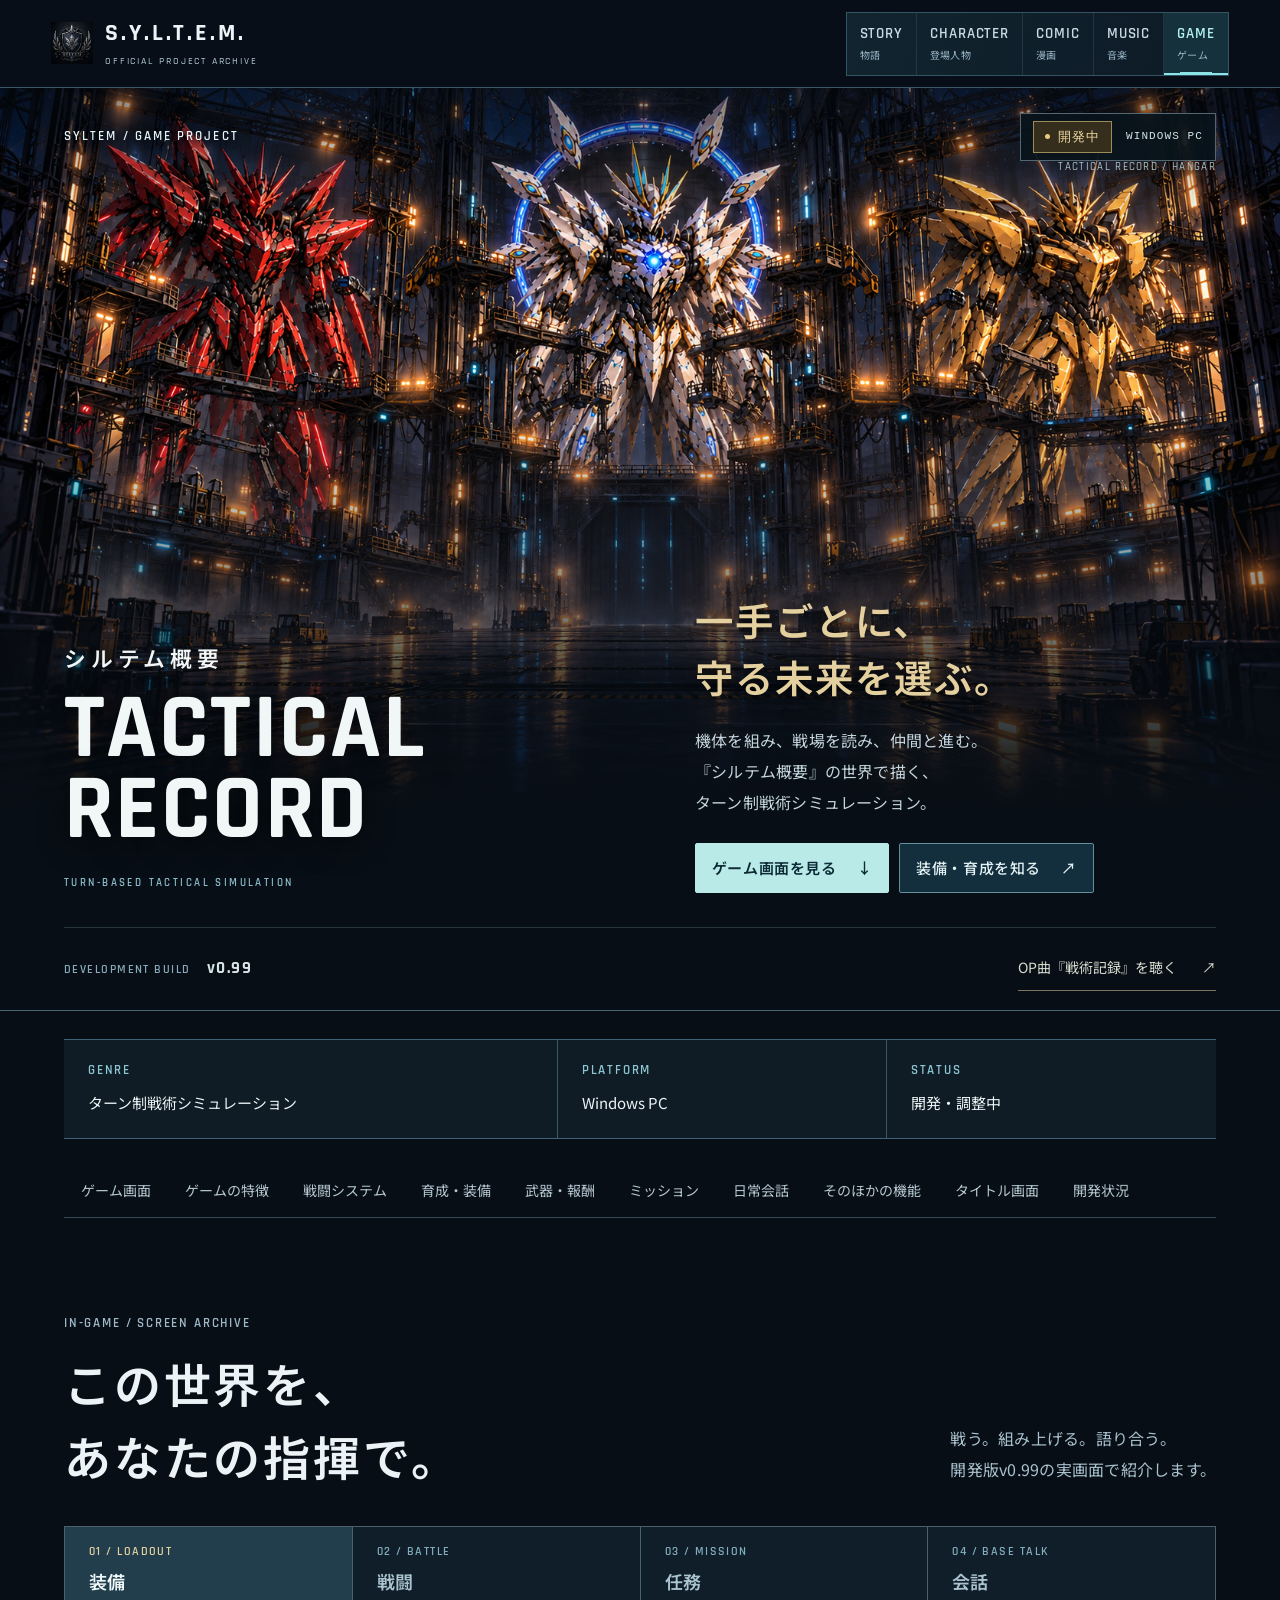
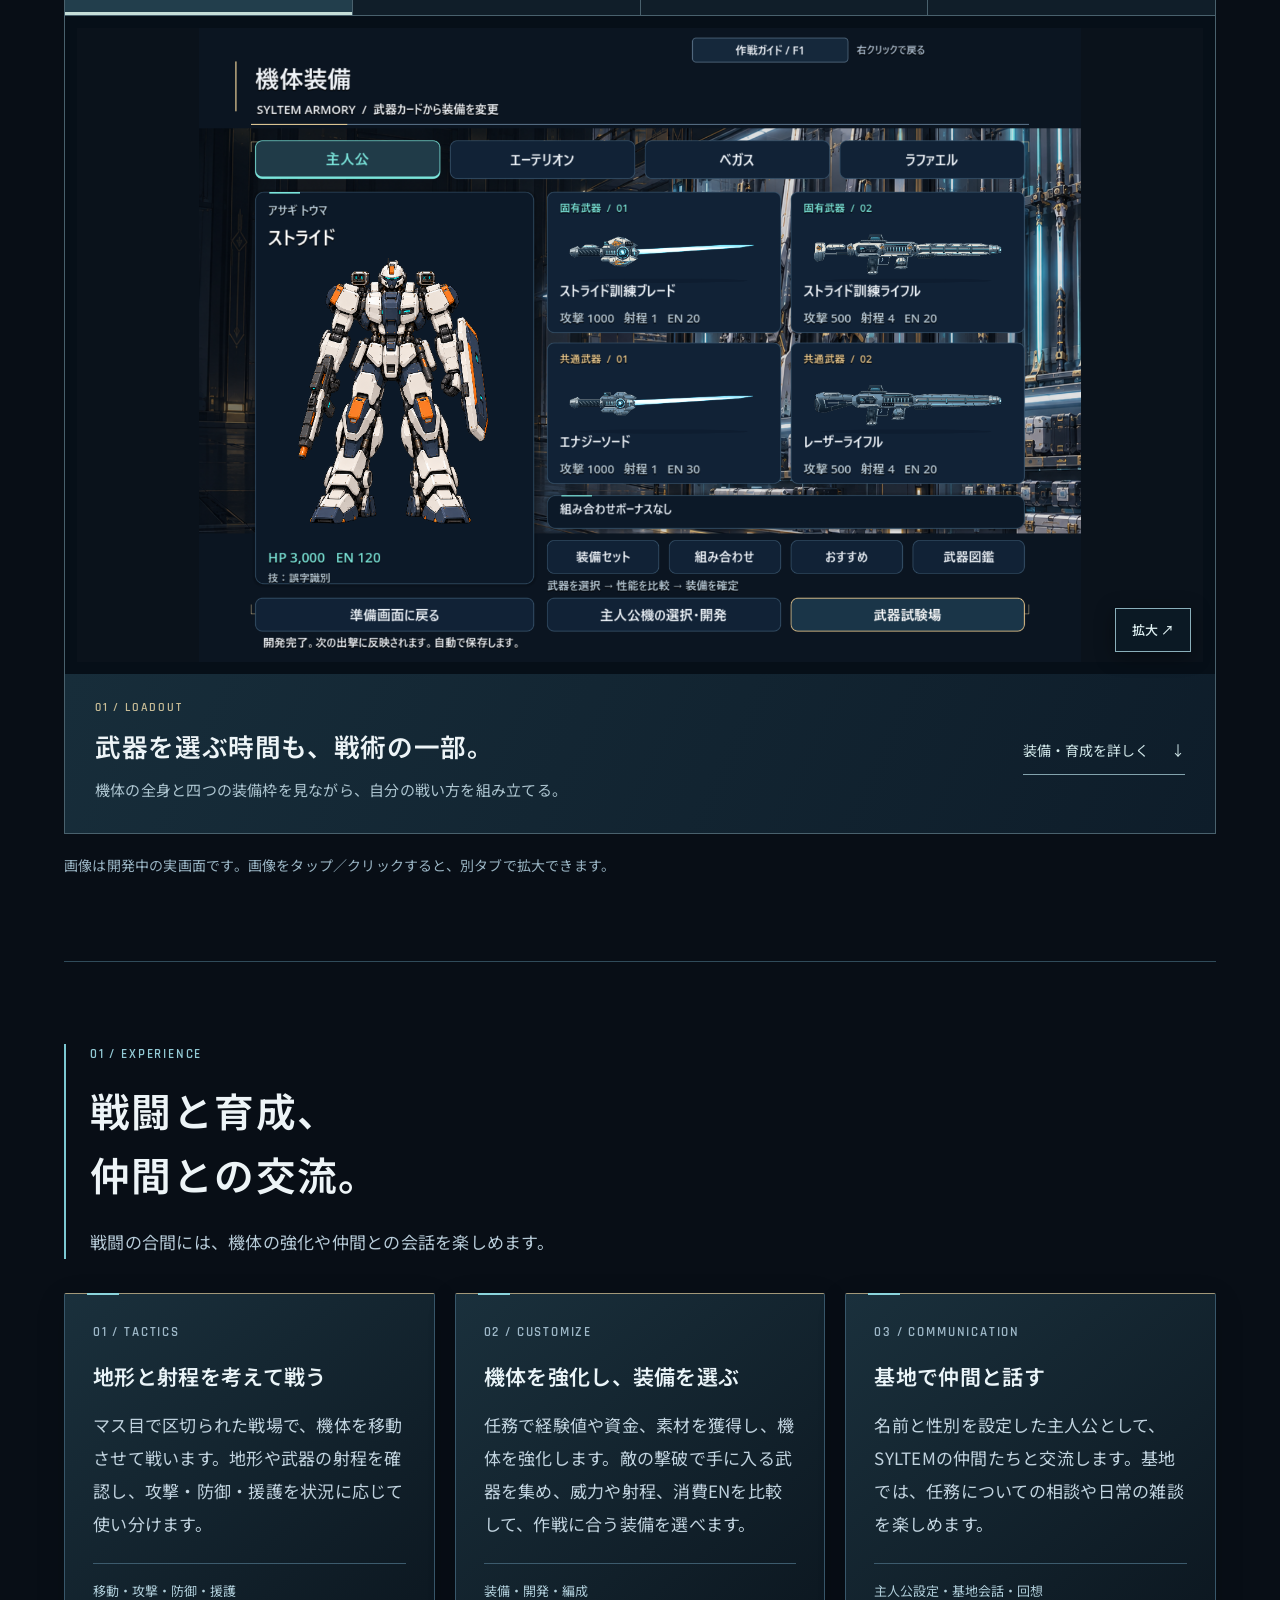
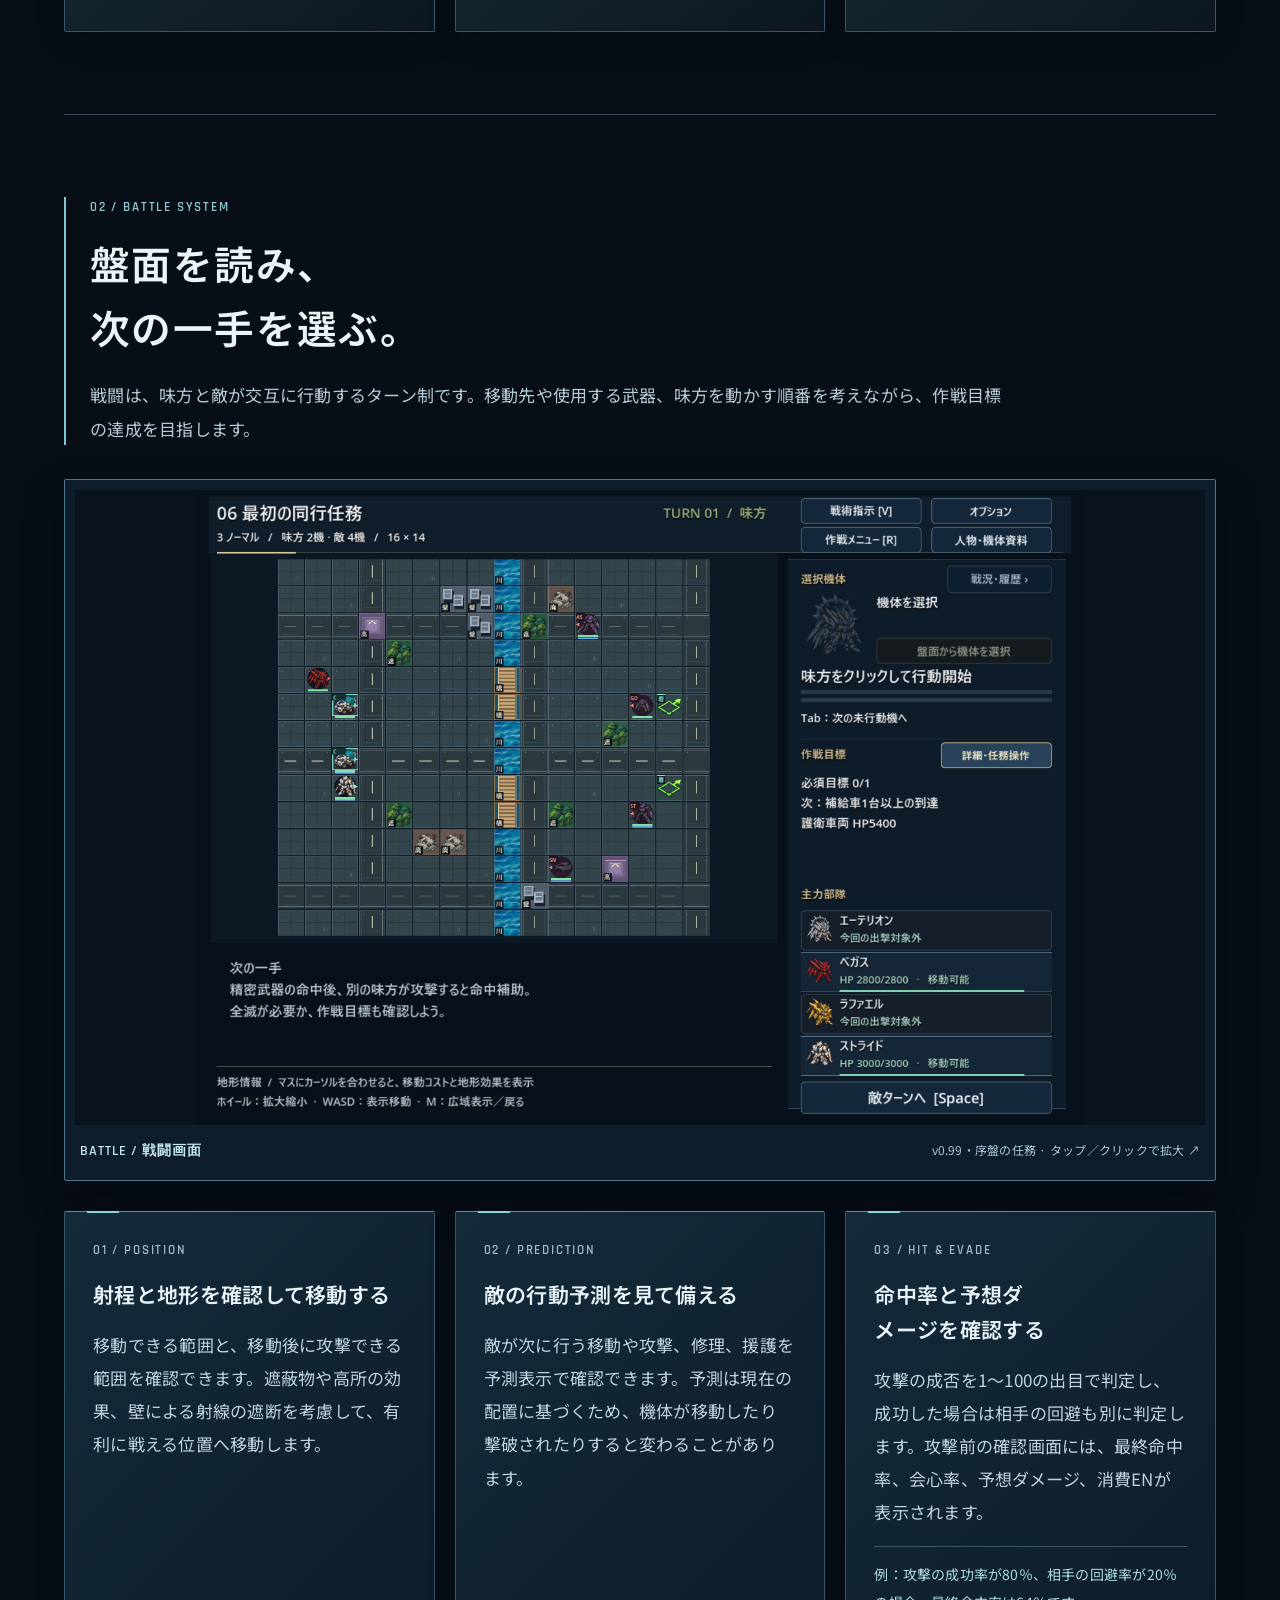
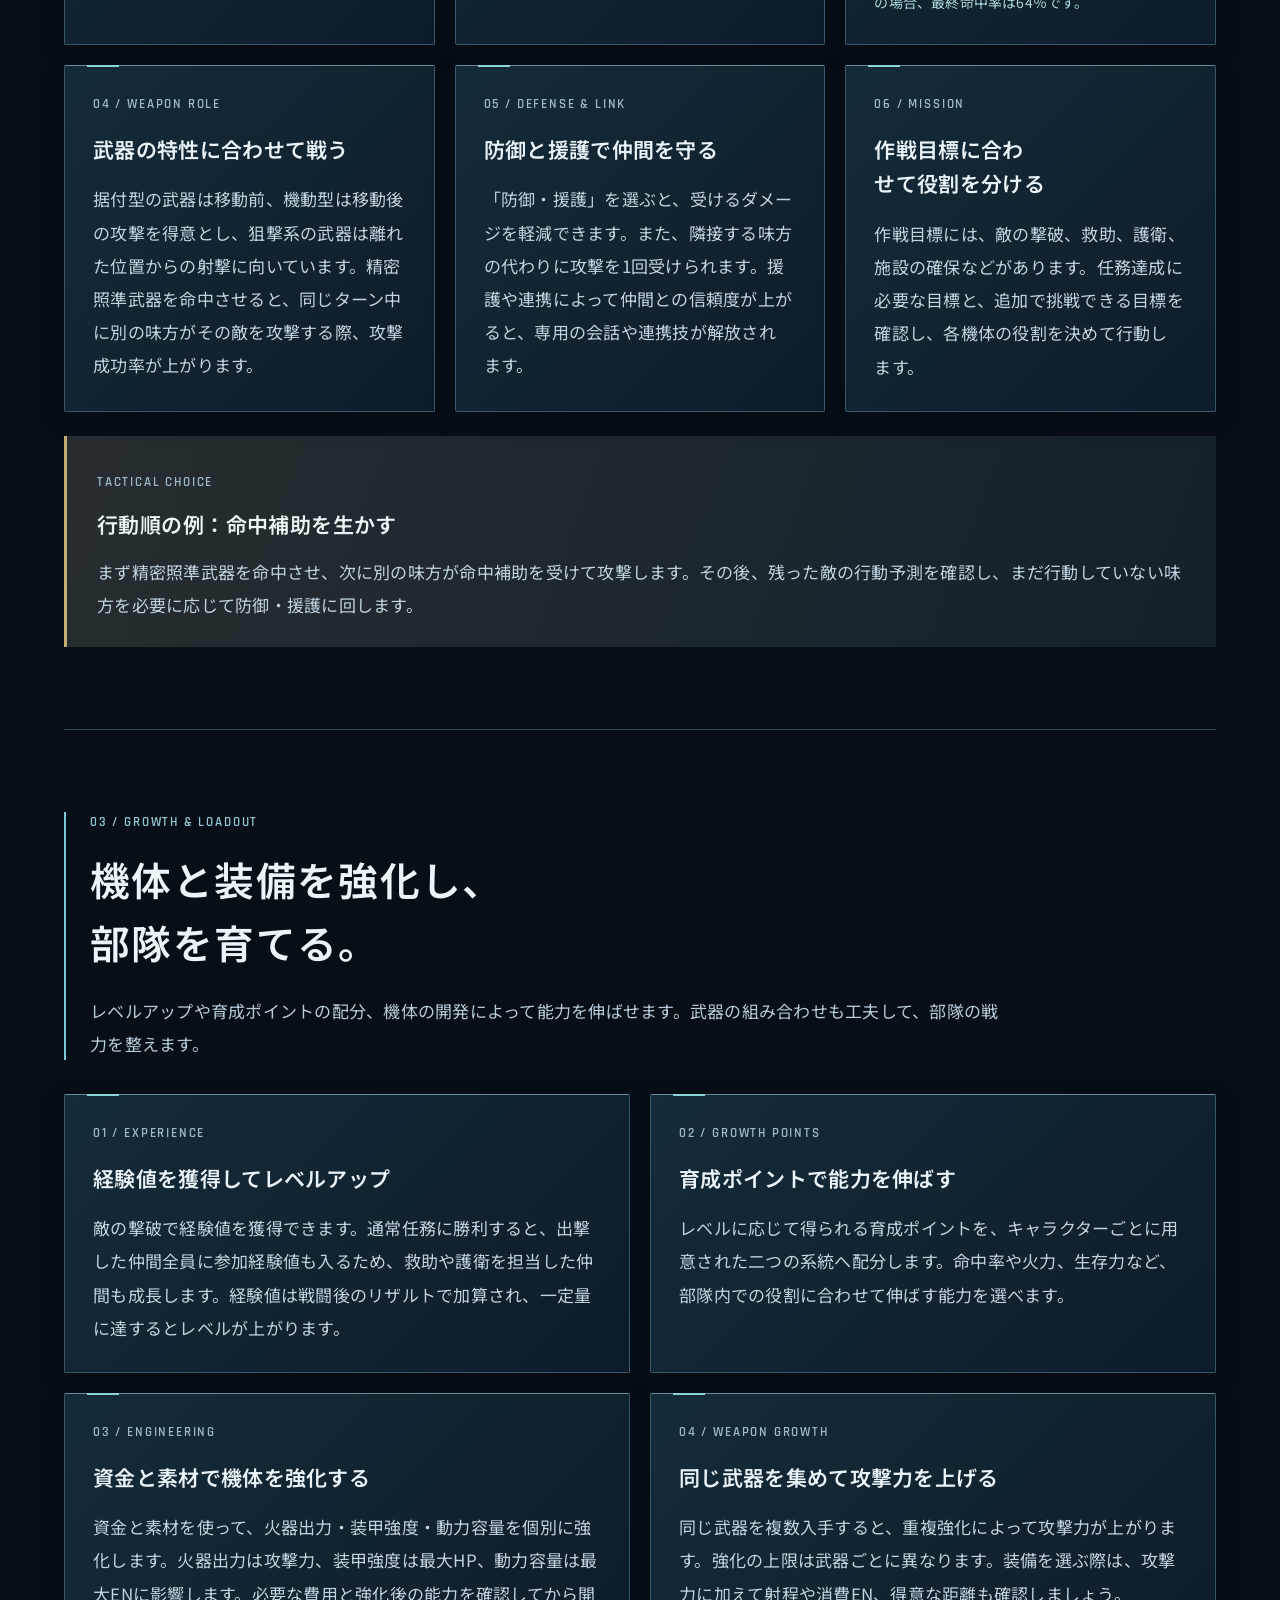
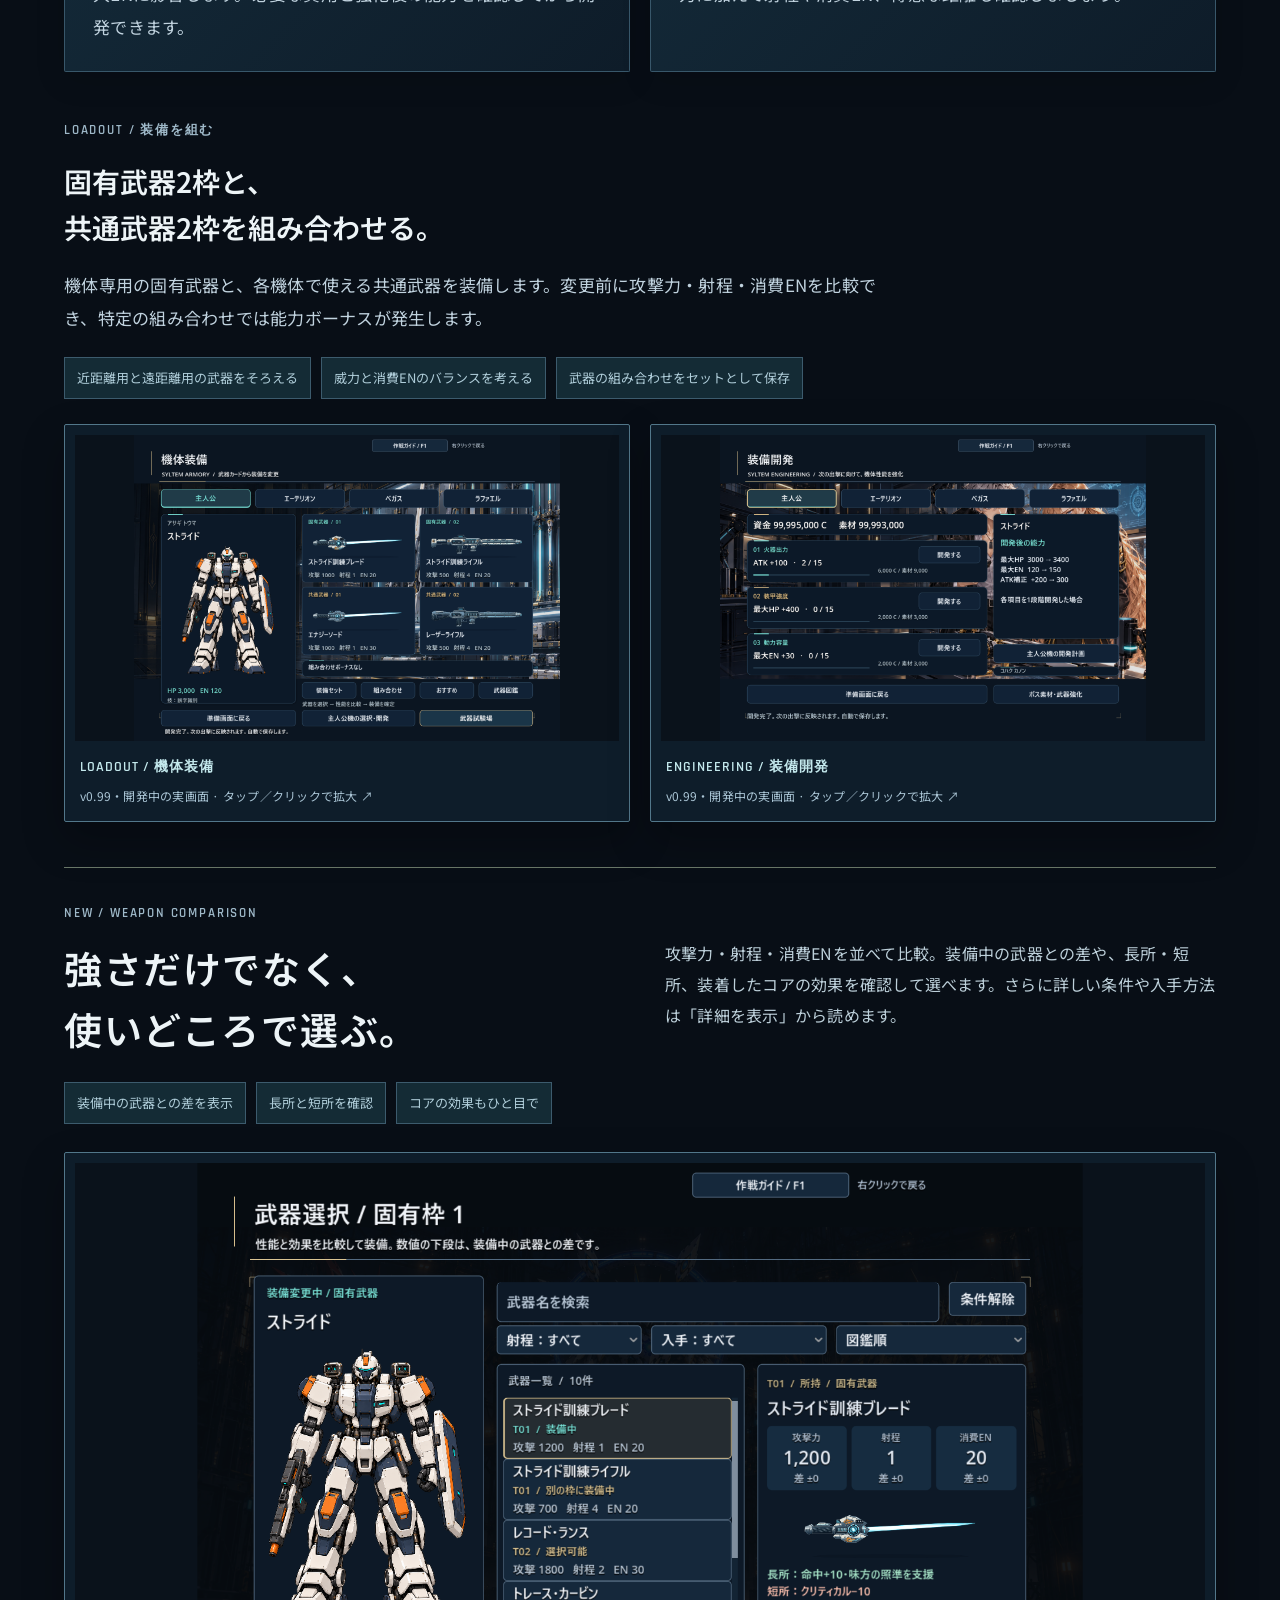
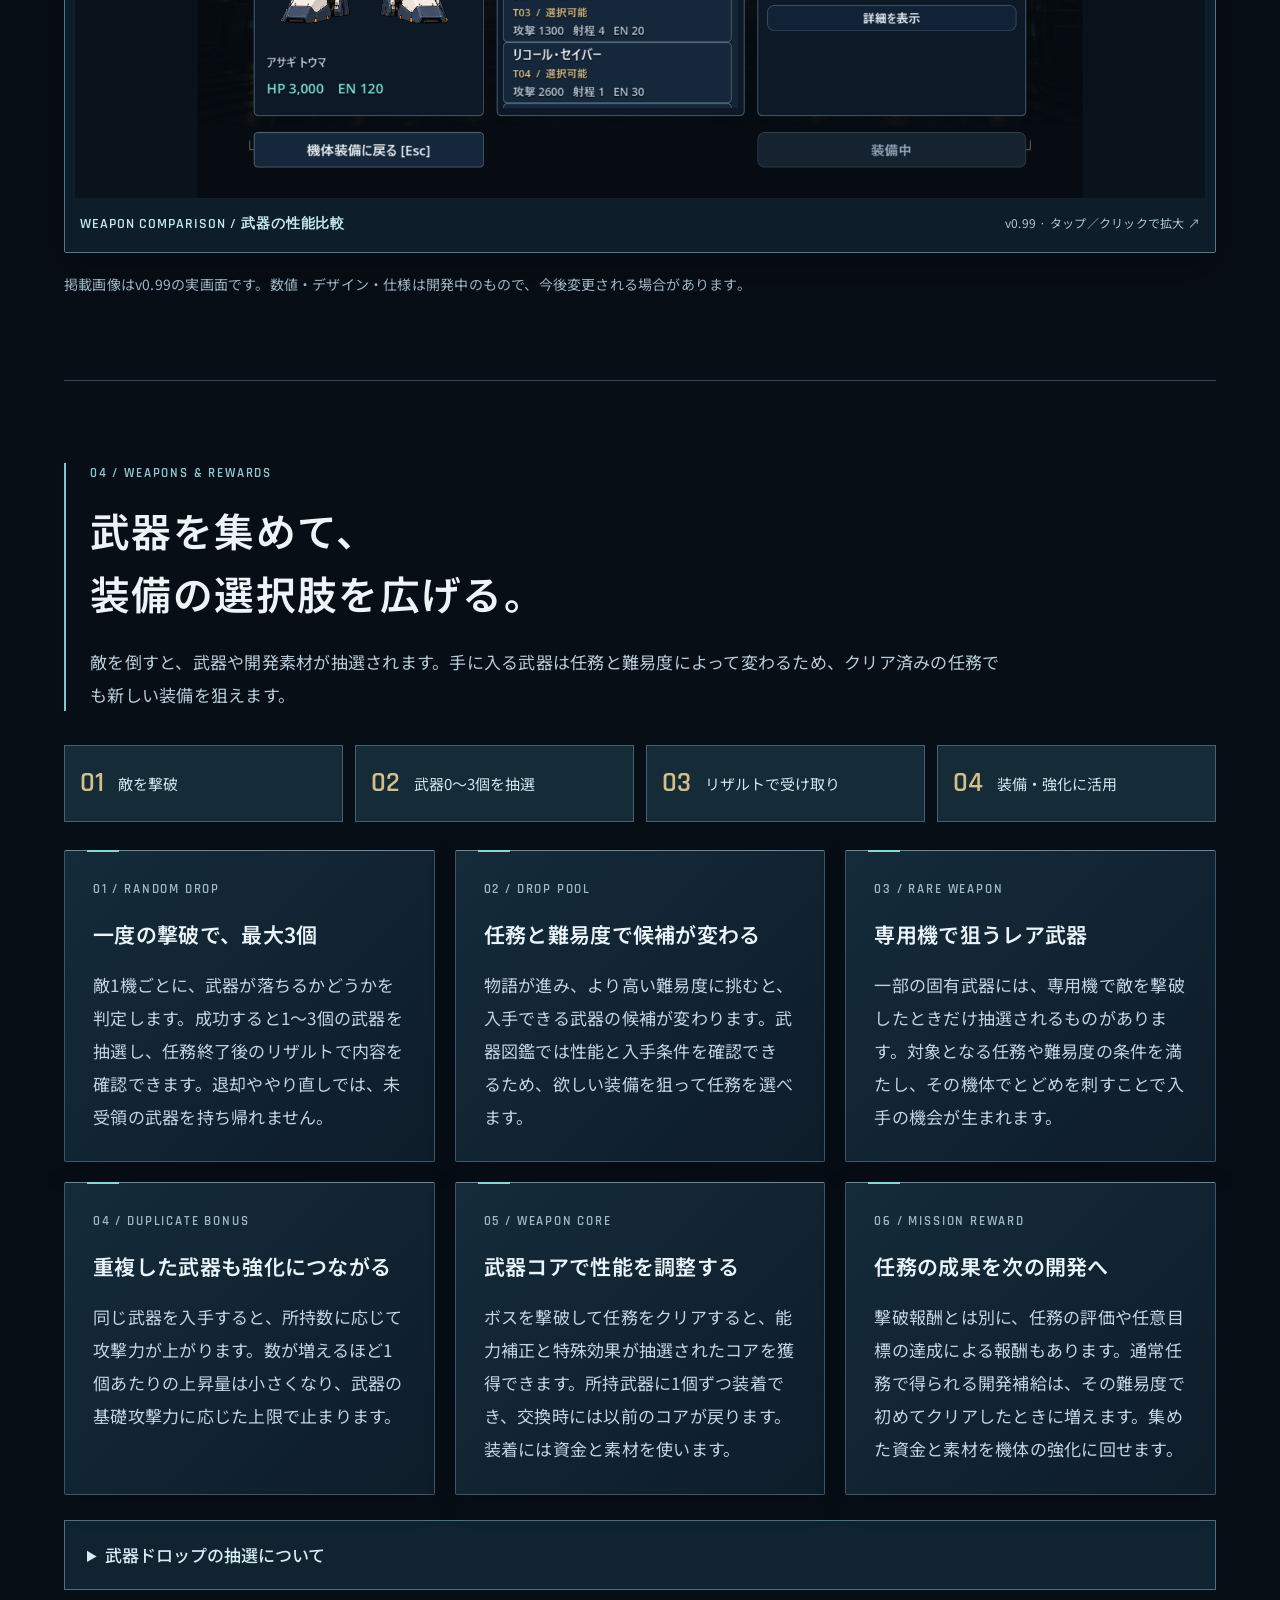
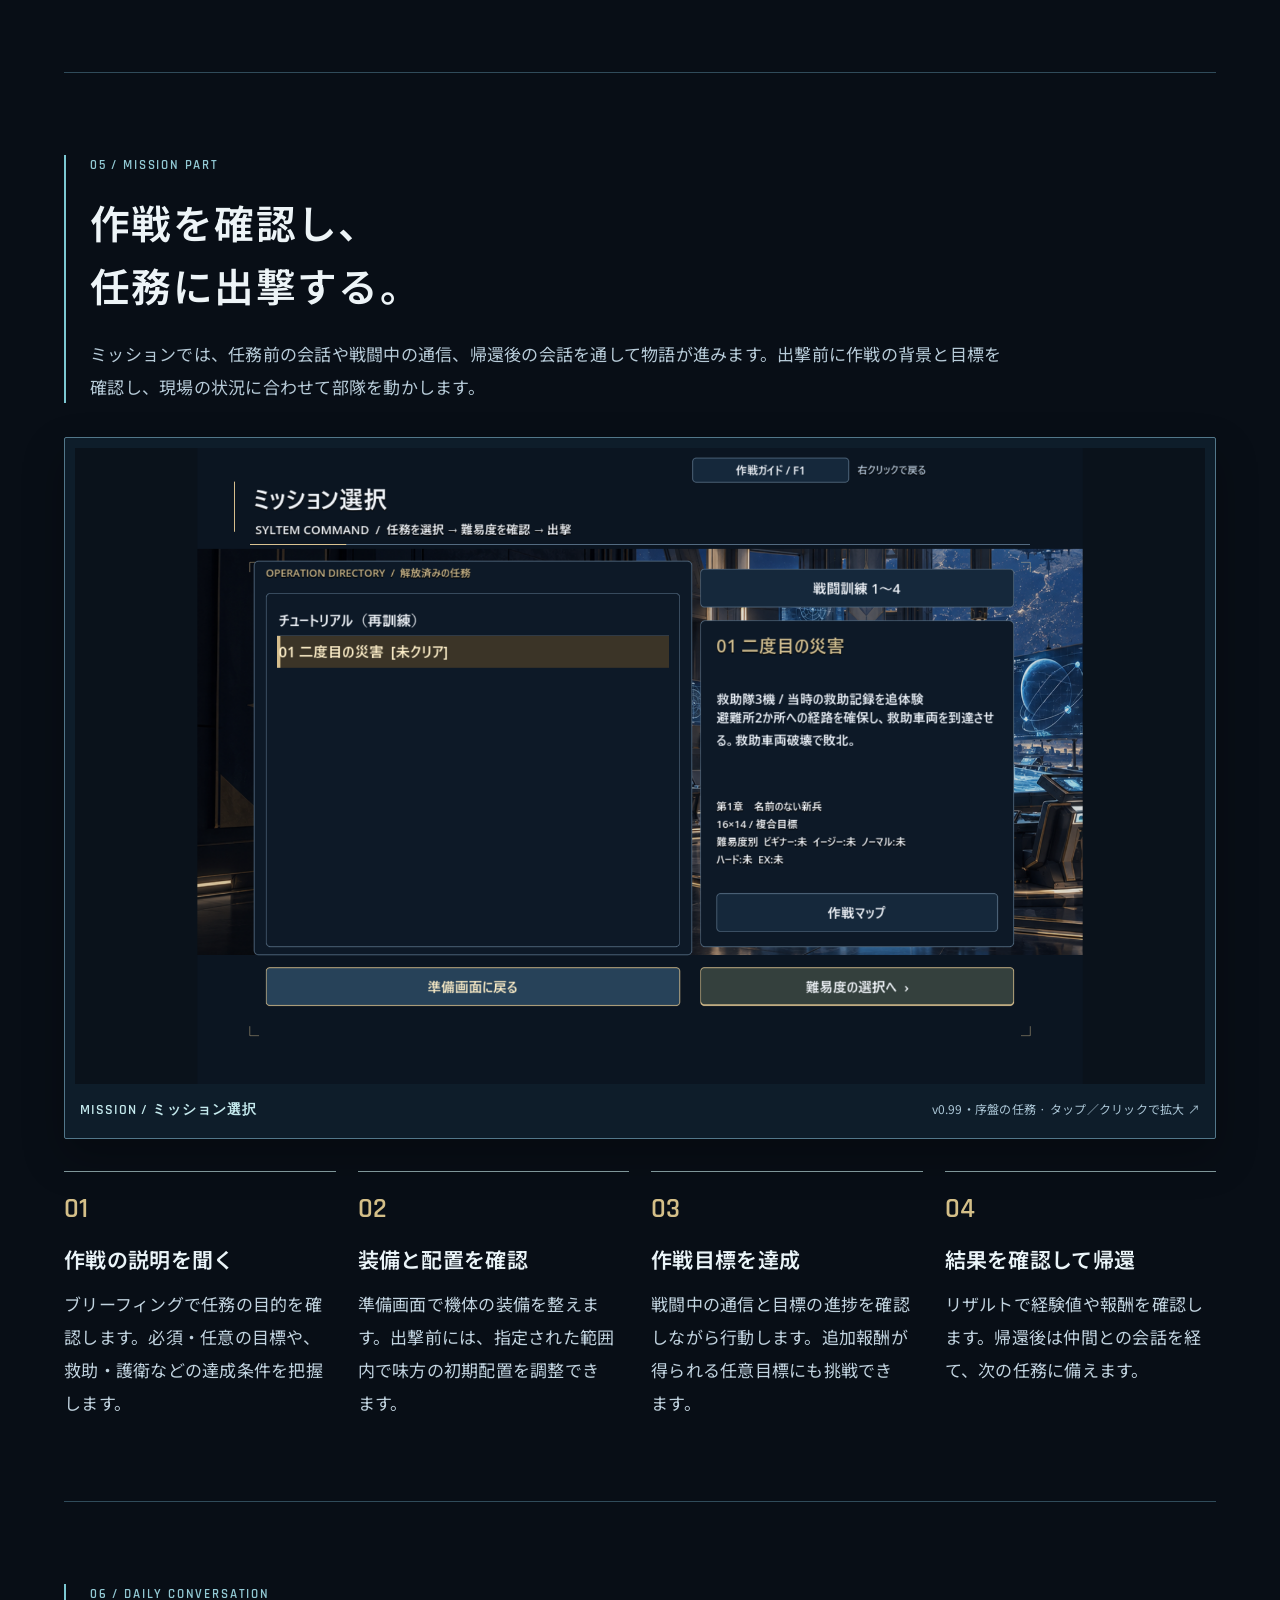
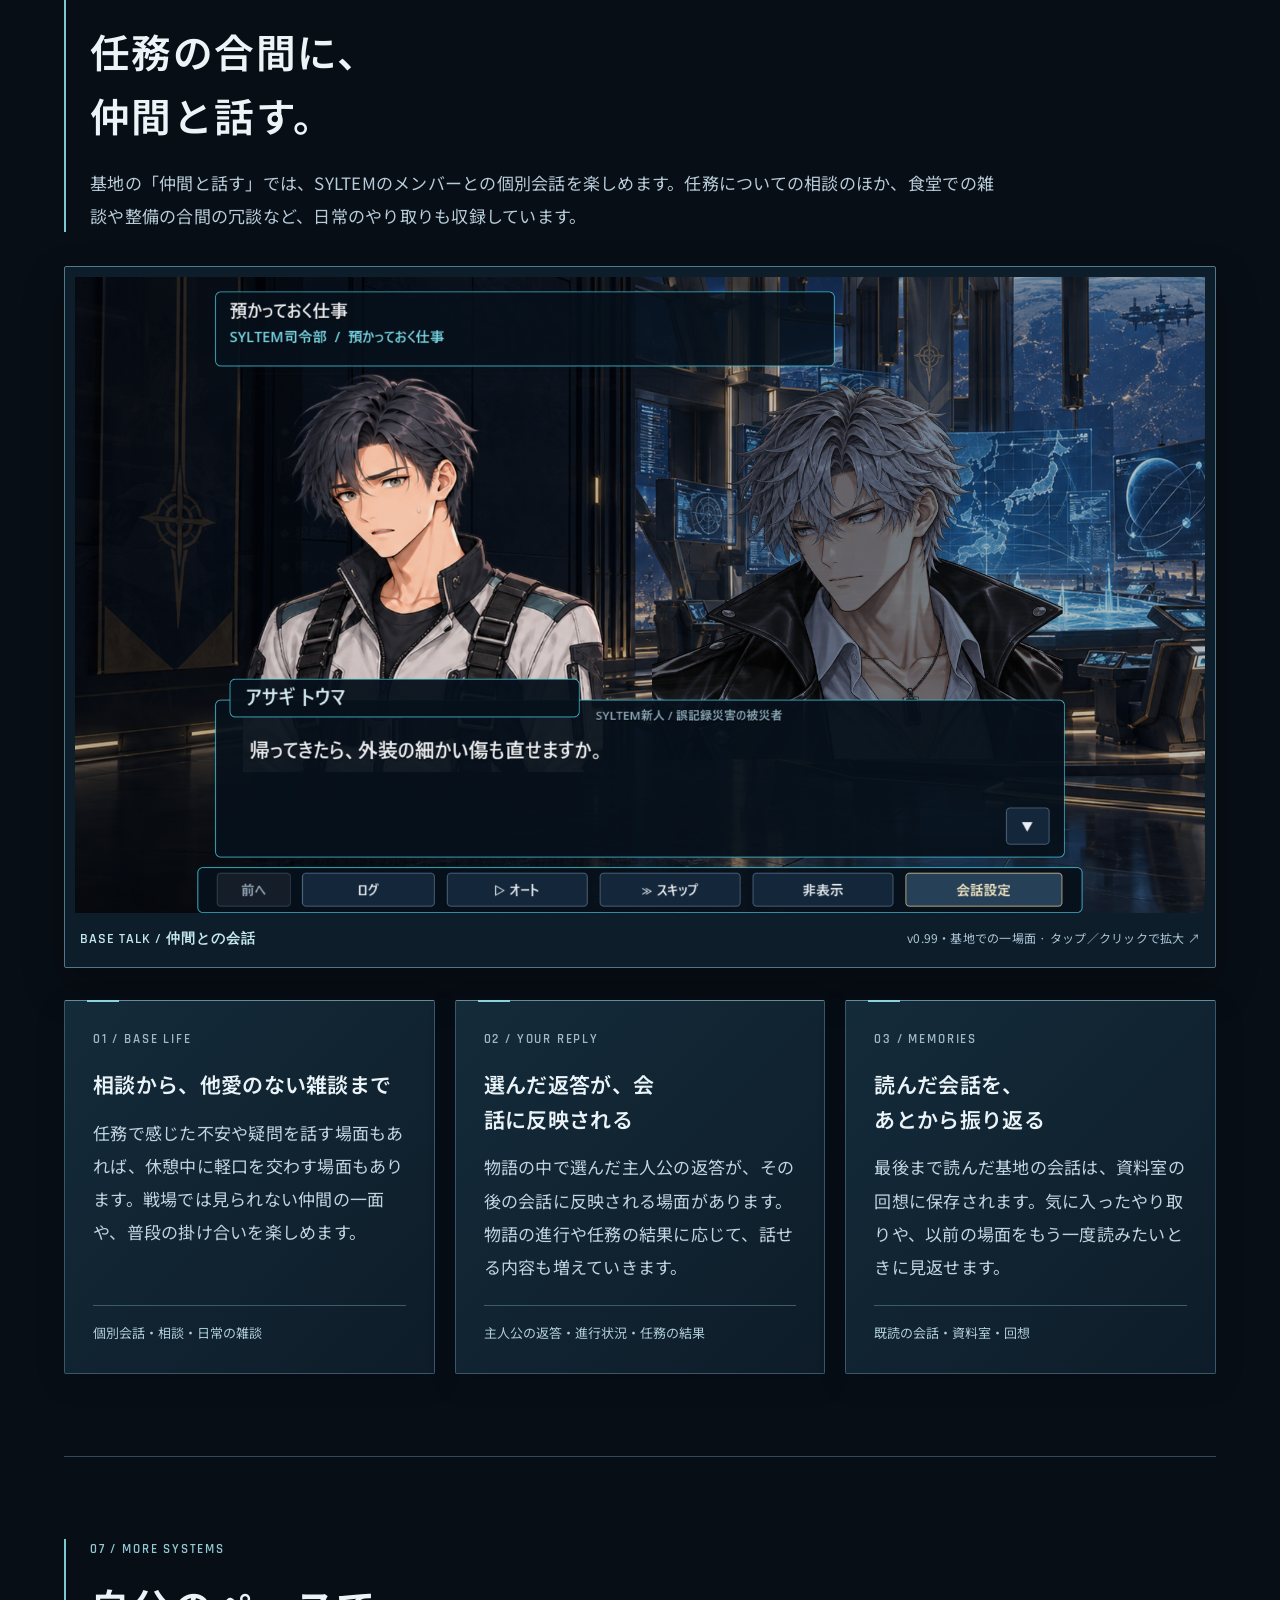
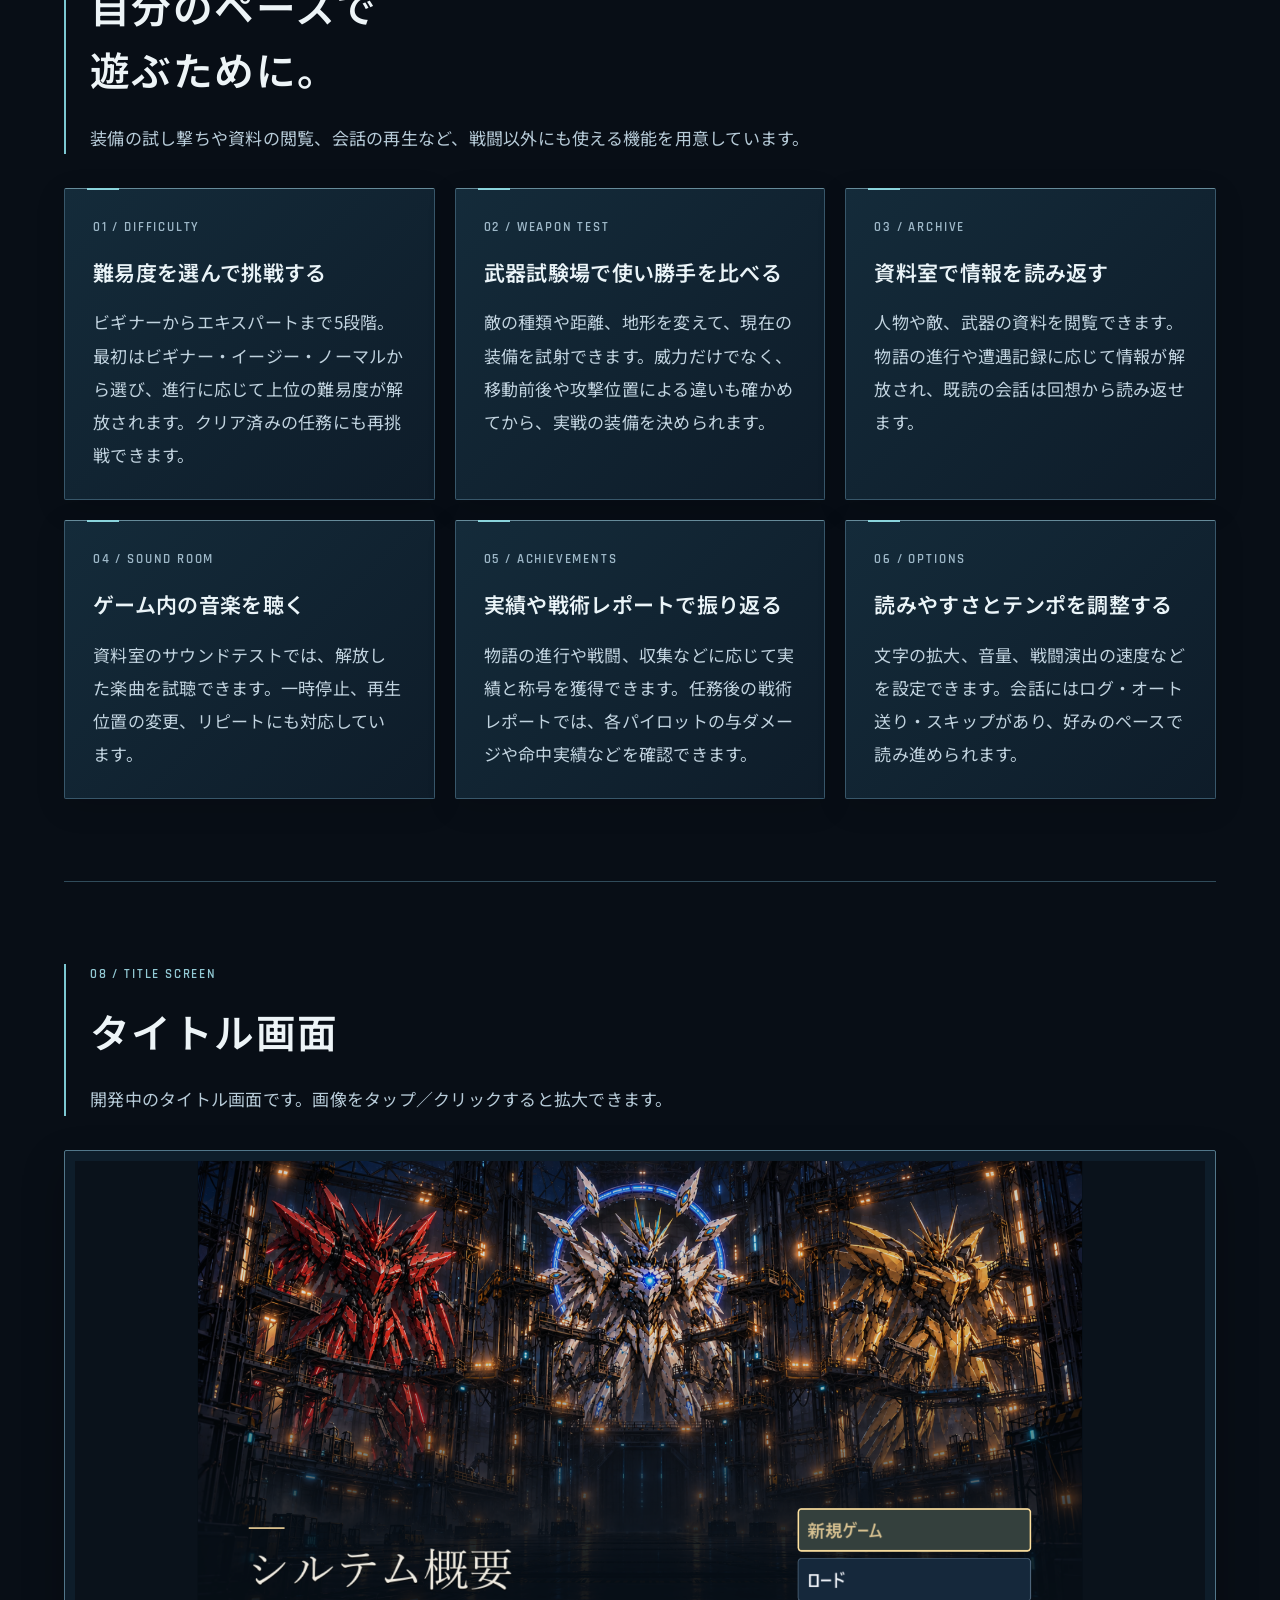
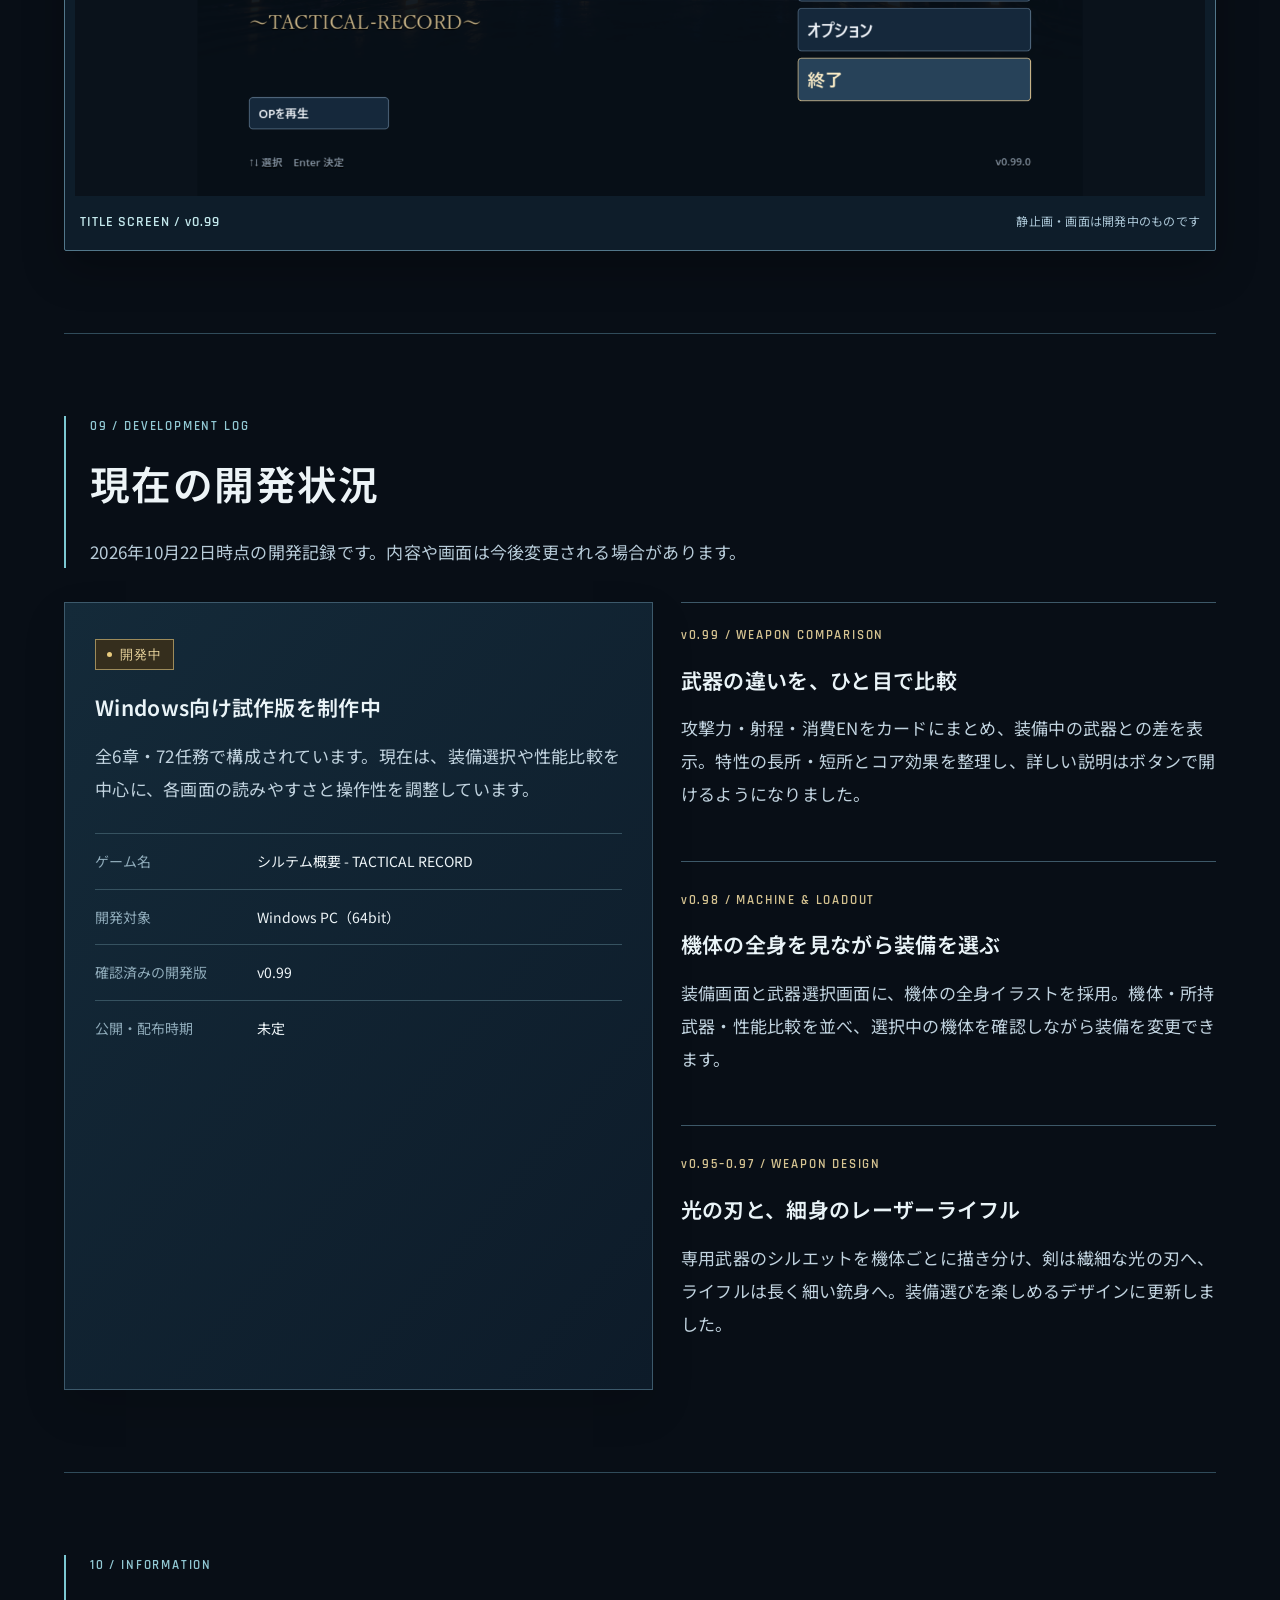
<file: game.html>
<!doctype html>
<html lang="ja"><head>
<meta charset="utf-8"><meta name="viewport" content="width=device-width,initial-scale=1"><meta name="theme-color" content="#080c12">
<title>GAME｜シルテム概要 - TACTICAL RECORD｜開発中</title>
<meta name="description" content="『シルテム概要 - TACTICAL RECORD』のゲーム化プロジェクト。Windows向けターン制戦術シミュレーションの戦闘・育成・武器ドロップの仕組み、ミッションと日常会話を、開発中の画面とともに紹介します。">
<link rel="canonical" href="https://kurogane1008.github.io/syltem/game.html"><link rel="sitemap" type="application/xml" href="sitemap.xml">
<meta property="og:type" content="website"><meta property="og:title" content="シルテム概要 - TACTICAL RECORD｜ゲーム化プロジェクト"><meta property="og:description" content="一手ごとに、守る未来を選ぶ。Windows向けターン制戦術シミュレーション、開発中。"><meta property="og:url" content="https://kurogane1008.github.io/syltem/game.html"><meta property="og:image" content="https://kurogane1008.github.io/syltem/game-hangar.png">
<link rel="icon" href="syltem-emblem.png" type="image/png"><link rel="stylesheet" href="archive-pages.css?v=2"><link rel="stylesheet" href="game.css?v=systems-20261022"><script src="archive-pages.js?v=1" defer></script>
<link rel="preconnect" href="https://fonts.googleapis.com"><link rel="preconnect" href="https://fonts.gstatic.com" crossorigin><link rel="stylesheet" href="https://fonts.googleapis.com/css2?family=Noto+Sans+JP:wght@400;500;600;700&family=Rajdhani:wght@500;600;700&display=swap"><link rel="stylesheet" href="site-design.css?v=design-20261022"><script src="site-interface.js?v=design-20261022" defer></script><link rel="stylesheet" href="game-impact.css?v=99-20261022b"><script src="game-showcase.js?v=99-20261022" defer></script></head><body class="archive-page game-page site-refresh">
<a class="archive-skip" href="#archive-content">本文へ移動</a>
<header class="archive-header"><a class="archive-brand" href="index.html" aria-label="S.Y.L.T.E.M. 公式サイトへ"><img src="syltem-emblem.png" alt="" width="44" height="44"><span>S.Y.L.T.E.M.<small>OFFICIAL PROJECT ARCHIVE</small></span></a><button class="archive-menu" type="button" aria-controls="archive-navigation" aria-expanded="false">MENU <span aria-hidden="true">＋</span></button><nav id="archive-navigation" aria-label="ゲームページナビゲーション"><a href="index.html#story" data-index="01">STORY</a><a href="index.html#character" data-index="02">CHARACTER</a><a href="comic.html" data-index="07">COMIC</a><a href="music.html" data-index="08">MUSIC</a><a href="game.html" data-index="09" aria-current="page">GAME</a></nav></header>
<main id="archive-content" tabindex="-1">
<section class="game-hero game-hero-impact" aria-labelledby="game-title">
<div class="game-hero-status"><p>SYLTEM / GAME PROJECT</p><div class="game-badges"><span class="game-status">開発中</span><span>WINDOWS PC</span></div></div>
<figure class="game-hero-visual"><img src="game-hangar.png" alt="格納庫にそびえる赤・白・金の三機。シルテム概要 TACTICAL RECORDのゲーム内ビジュアル" width="1672" height="941" fetchpriority="high"><figcaption>TACTICAL RECORD / HANGAR</figcaption></figure>
<div class="game-hero-copy"><div class="game-title-group"><p class="game-series">シルテム概要</p><h1 id="game-title">TACTICAL<br>RECORD</h1><p class="game-genre">TURN-BASED TACTICAL SIMULATION</p></div><div class="game-pitch"><p class="game-catch">一手ごとに、<br>守る未来を選ぶ。</p><p class="game-lead">機体を組み、戦場を読み、仲間と進む。<br>『シルテム概要』の世界で描く、<br>ターン制戦術シミュレーション。</p><div class="game-actions"><a class="game-button primary" href="#showcase">ゲーム画面を見る <span aria-hidden="true">↓</span></a><a class="game-button" href="#growth">装備・育成を知る <span aria-hidden="true">↗</span></a></div></div></div>
<div class="game-hero-footer"><span>DEVELOPMENT BUILD <strong>v0.99</strong></span><a href="music.html#track-tactical">OP曲『戦術記録』を聴く <span aria-hidden="true">↗</span></a></div>
</section>
<div class="game-spec-strip"><span><small>GENRE</small>ターン制戦術シミュレーション</span><span><small>PLATFORM</small>Windows PC</span><span><small>STATUS</small>開発・調整中</span></div>
<nav class="game-section-nav" aria-label="ゲーム紹介の目次"><a href="#showcase">ゲーム画面</a><a href="#features">ゲームの特徴</a><a href="#battle">戦闘システム</a><a href="#growth">育成・装備</a><a href="#loot">武器・報酬</a><a href="#mission">ミッション</a><a href="#daily">日常会話</a><a href="#systems">そのほかの機能</a><a href="#screen">タイトル画面</a><a href="#development">開発状況</a></nav>
<section class="game-section game-showcase" id="showcase" aria-labelledby="showcase-title"><div class="game-showcase-heading"><div><p class="eyebrow">IN-GAME / SCREEN ARCHIVE</p><h2 id="showcase-title">この世界を、<br>あなたの指揮で。</h2></div><p>戦う。組み上げる。語り合う。<br>開発版v0.99の実画面で紹介します。</p></div>
<div class="game-shot-tabs" aria-label="ゲーム画面の種類" hidden><button type="button" id="shot-tab-equipment" data-shot="equipment" aria-controls="shot-panel-equipment"><span>01 / LOADOUT</span>装備</button><button type="button" id="shot-tab-battle" data-shot="battle" aria-controls="shot-panel-battle"><span>02 / BATTLE</span>戦闘</button><button type="button" id="shot-tab-mission" data-shot="mission" aria-controls="shot-panel-mission"><span>03 / MISSION</span>任務</button><button type="button" id="shot-tab-daily" data-shot="daily" aria-controls="shot-panel-daily"><span>04 / BASE TALK</span>会話</button></div>
<div class="game-shot-panel" id="shot-panel-equipment"><figure><a class="game-shot-image" href="game-equipment-v99.png" target="_blank" rel="noopener" aria-label="装備画面を拡大して開く（別タブ）"><img src="game-equipment-v99.png" alt="主人公機ストライドの全身と四つの武器カードが並ぶv0.99の機体装備画面" width="1920" height="1080" loading="lazy"><span class="game-image-open" aria-hidden="true">拡大 ↗</span></a><figcaption><div><p class="eyebrow">01 / LOADOUT</p><h3>武器を選ぶ時間も、戦術の一部。</h3><p>機体の全身と四つの装備枠を見ながら、自分の戦い方を組み立てる。</p></div><a class="game-shot-detail" href="#growth">装備・育成を詳しく <span aria-hidden="true">↓</span></a></figcaption></figure></div>
<div class="game-shot-panel" id="shot-panel-battle"><figure><a class="game-shot-image" href="game-battle-v99.png" target="_blank" rel="noopener" aria-label="戦闘画面を拡大して開く（別タブ）"><img src="game-battle-v99.png" alt="序盤の護衛任務。戦場のマス目と部隊、作戦目標を表示するv0.99の戦闘画面" width="1920" height="1080" loading="lazy"><span class="game-image-open" aria-hidden="true">拡大 ↗</span></a><figcaption><div><p class="eyebrow">02 / BATTLE</p><h3>どこへ動くか。誰を守るか。</h3><p>地形、射程、任務の目標。盤面を読み、部隊の一手を決める。</p></div><a class="game-shot-detail" href="#battle">戦闘システムを詳しく <span aria-hidden="true">↓</span></a></figcaption></figure></div>
<div class="game-shot-panel" id="shot-panel-mission"><figure><a class="game-shot-image" href="game-mission-v99.png" target="_blank" rel="noopener" aria-label="任務画面を拡大して開く（別タブ）"><img src="game-mission-v99.png" alt="任務一覧と作戦概要、難易度別の記録を表示するv0.99のミッション選択画面" width="1920" height="1080" loading="lazy"><span class="game-image-open" aria-hidden="true">拡大 ↗</span></a><figcaption><div><p class="eyebrow">03 / MISSION</p><h3>作戦を選び、現場へ向かう。</h3><p>目的と難易度を確認し、救助や護衛など、任務ごとの課題に挑む。</p></div><a class="game-shot-detail" href="#mission">ミッションを詳しく <span aria-hidden="true">↓</span></a></figcaption></figure></div>
<div class="game-shot-panel" id="shot-panel-daily"><figure><a class="game-shot-image" href="game-daily-v99.png" target="_blank" rel="noopener" aria-label="会話画面を拡大して開く（別タブ）"><img src="game-daily-v99.png" alt="主人公とシロガネが基地で話しているv0.99の会話画面" width="1920" height="1080" loading="lazy"><span class="game-image-open" aria-hidden="true">拡大 ↗</span></a><figcaption><div><p class="eyebrow">04 / BASE TALK</p><h3>帰る場所には、仲間がいる。</h3><p>任務の相談も、整備の合間の雑談も。基地で交わす言葉が、仲間の素顔を伝える。</p></div><a class="game-shot-detail" href="#daily">日常会話を詳しく <span aria-hidden="true">↓</span></a></figcaption></figure></div>
<p class="game-screen-note">画像は開発中の実画面です。画像をタップ／クリックすると、別タブで拡大できます。</p></section>
<section class="game-section" id="features" aria-labelledby="features-title"><div class="game-section-heading"><p class="eyebrow">01 / EXPERIENCE</p><h2 id="features-title">戦闘と育成、<br>仲間との交流。</h2><p>戦闘の合間には、機体の強化や仲間との会話を楽しめます。</p></div><div class="game-features">
<article><p class="game-number">01 / TACTICS</p><h3>地形と射程を考えて戦う</h3><p>マス目で区切られた戦場で、機体を移動させて戦います。地形や武器の射程を確認し、攻撃・防御・援護を状況に応じて使い分けます。</p><span class="game-feature-tag">移動・攻撃・防御・援護</span></article>
<article><p class="game-number">02 / CUSTOMIZE</p><h3>機体を強化し、装備を選ぶ</h3><p>任務で経験値や資金、素材を獲得し、機体を強化します。敵の撃破で手に入る武器を集め、威力や射程、消費ENを比較して、作戦に合う装備を選べます。</p><span class="game-feature-tag">装備・開発・編成</span></article>
<article><p class="game-number">03 / COMMUNICATION</p><h3>基地で仲間と話す</h3><p>名前と性別を設定した主人公として、SYLTEMの仲間たちと交流します。基地では、任務についての相談や日常の雑談を楽しめます。</p><span class="game-feature-tag">主人公設定・基地会話・回想</span></article>
</div></section>

<section class="game-section game-system" id="battle" aria-labelledby="battle-title">
<div class="game-section-heading"><p class="eyebrow">02 / BATTLE SYSTEM</p><h2 id="battle-title">盤面を読み、<br>次の一手を選ぶ。</h2><p>戦闘は、味方と敵が交互に行動するターン制です。移動先や使用する武器、味方を動かす順番を考えながら、作戦目標の達成を目指します。</p></div>
<figure class="game-screen"><a href="game-battle-v99.png" target="_blank" rel="noopener" aria-label="BATTLE / 戦闘画面を拡大して開く（別タブ）"><img src="game-battle-v99.png" alt="v0.99の戦闘画面。序盤の護衛任務と戦場のマス目、部隊の状態、作戦目標" width="1920" height="1080" loading="lazy"></a><figcaption><span>BATTLE / 戦闘画面</span><span>v0.99・序盤の任務 · タップ／クリックで拡大 ↗</span></figcaption></figure>
<div class="game-system-grid">
<article><p class="game-number">01 / POSITION</p><h3>射程と地形を確認して移動する</h3><p>移動できる範囲と、移動後に攻撃できる範囲を確認できます。遮蔽物や高所の効果、壁による射線の遮断を考慮して、有利に戦える位置へ移動します。</p></article>
<article><p class="game-number">02 / PREDICTION</p><h3>敵の行動予測を見て備える</h3><p>敵が次に行う移動や攻撃、修理、援護を予測表示で確認できます。予測は現在の配置に基づくため、機体が移動したり撃破されたりすると変わることがあります。</p></article>
<article><p class="game-number">03 / HIT &amp; EVADE</p><h3>命中率と予想ダメージを確認する</h3><p>攻撃の成否を1〜100の出目で判定し、成功した場合は相手の回避も別に判定します。攻撃前の確認画面には、最終命中率、会心率、予想ダメージ、消費ENが表示されます。</p><p class="game-system-tip">例：攻撃の成功率が80％、相手の回避率が20％の場合、最終命中率は64％です。</p></article>
<article><p class="game-number">04 / WEAPON ROLE</p><h3>武器の特性に合わせて戦う</h3><p>据付型の武器は移動前、機動型は移動後の攻撃を得意とし、狙撃系の武器は離れた位置からの射撃に向いています。精密照準武器を命中させると、同じターン中に別の味方がその敵を攻撃する際、攻撃成功率が上がります。</p></article>
<article><p class="game-number">05 / DEFENSE &amp; LINK</p><h3>防御と援護で仲間を守る</h3><p>「防御・援護」を選ぶと、受けるダメージを軽減できます。また、隣接する味方の代わりに攻撃を1回受けられます。援護や連携によって仲間との信頼度が上がると、専用の会話や連携技が解放されます。</p></article>
<article><p class="game-number">06 / MISSION</p><h3>作戦目標に合わせて役割を分ける</h3><p>作戦目標には、敵の撃破、救助、護衛、施設の確保などがあります。任務達成に必要な目標と、追加で挑戦できる目標を確認し、各機体の役割を決めて行動します。</p></article>
</div>
<aside class="game-tactical-note"><span class="game-number">TACTICAL CHOICE</span><h3>行動順の例：命中補助を生かす</h3><p>まず精密照準武器を命中させ、次に別の味方が命中補助を受けて攻撃します。その後、残った敵の行動予測を確認し、まだ行動していない味方を必要に応じて防御・援護に回します。</p></aside>
</section>
<section class="game-section game-system" id="growth" aria-labelledby="growth-title">
<div class="game-section-heading"><p class="eyebrow">03 / GROWTH &amp; LOADOUT</p><h2 id="growth-title">機体と装備を強化し、<br>部隊を育てる。</h2><p>レベルアップや育成ポイントの配分、機体の開発によって能力を伸ばせます。武器の組み合わせも工夫して、部隊の戦力を整えます。</p></div>
<div class="game-system-grid game-growth-grid">
<article><p class="game-number">01 / EXPERIENCE</p><h3>経験値を獲得してレベルアップ</h3><p>敵の撃破で経験値を獲得できます。通常任務に勝利すると、出撃した仲間全員に参加経験値も入るため、救助や護衛を担当した仲間も成長します。経験値は戦闘後のリザルトで加算され、一定量に達するとレベルが上がります。</p></article>
<article><p class="game-number">02 / GROWTH POINTS</p><h3>育成ポイントで能力を伸ばす</h3><p>レベルに応じて得られる育成ポイントを、キャラクターごとに用意された二つの系統へ配分します。命中率や火力、生存力など、部隊内での役割に合わせて伸ばす能力を選べます。</p></article>
<article><p class="game-number">03 / ENGINEERING</p><h3>資金と素材で機体を強化する</h3><p>資金と素材を使って、火器出力・装甲強度・動力容量を個別に強化します。火器出力は攻撃力、装甲強度は最大HP、動力容量は最大ENに影響します。必要な費用と強化後の能力を確認してから開発できます。</p></article>
<article><p class="game-number">04 / WEAPON GROWTH</p><h3>同じ武器を集めて攻撃力を上げる</h3><p>同じ武器を複数入手すると、重複強化によって攻撃力が上がります。強化の上限は武器ごとに異なります。装備を選ぶ際は、攻撃力に加えて射程や消費EN、得意な距離も確認しましょう。</p></article>
</div>
<div class="game-loadout-heading"><p class="game-number">LOADOUT / 装備を組む</p><h3>固有武器2枠と、<br>共通武器2枠を組み合わせる。</h3><p>機体専用の固有武器と、各機体で使える共通武器を装備します。変更前に攻撃力・射程・消費ENを比較でき、特定の組み合わせでは能力ボーナスが発生します。</p><ul class="game-system-tags"><li>近距離用と遠距離用の武器をそろえる</li><li>威力と消費ENのバランスを考える</li><li>武器の組み合わせをセットとして保存</li></ul></div>
<div class="game-screen-pair">
<figure class="game-screen"><a href="game-equipment-v99.png" target="_blank" rel="noopener" aria-label="LOADOUT / 機体装備を拡大して開く（別タブ）"><img src="game-equipment-v99.png" alt="v0.99の機体装備画面。主人公機ストライドの全身と、固有武器2枠・共通武器2枠のイラストおよび性能" width="1920" height="1080" loading="lazy"></a><figcaption><span>LOADOUT / 機体装備</span><span>v0.99・開発中の実画面 · タップ／クリックで拡大 ↗</span></figcaption></figure>
<figure class="game-screen"><a href="game-development-v99.png" target="_blank" rel="noopener" aria-label="ENGINEERING / 装備開発を拡大して開く（別タブ）"><img src="game-development-v99.png" alt="v0.99の装備開発画面。資金と素材、火器出力・装甲強度・動力容量の強化項目、開発後の能力" width="1920" height="1080" loading="lazy"></a><figcaption><span>ENGINEERING / 装備開発</span><span>v0.99・開発中の実画面 · タップ／クリックで拡大 ↗</span></figcaption></figure>
</div>
<div class="game-armory-update"><div class="game-armory-copy"><p class="eyebrow">NEW / WEAPON COMPARISON</p><h3>強さだけでなく、<br>使いどころで選ぶ。</h3><p>攻撃力・射程・消費ENを並べて比較。装備中の武器との差や、長所・短所、装着したコアの効果を確認して選べます。さらに詳しい条件や入手方法は「詳細を表示」から読めます。</p><ul class="game-system-tags"><li>装備中の武器との差を表示</li><li>長所と短所を確認</li><li>コアの効果もひと目で</li></ul></div><figure class="game-screen"><a href="game-weapon-comparison-v99.png" target="_blank" rel="noopener" aria-label="WEAPON COMPARISON / 武器の性能比較を拡大して開く（別タブ）"><img src="game-weapon-comparison-v99.png" alt="v0.99の武器選択画面。機体の全身、所持武器の一覧、攻撃力・射程・消費ENと比較差、長所と短所を表示" width="1920" height="1080" loading="lazy"></a><figcaption><span>WEAPON COMPARISON / 武器の性能比較</span><span>v0.99 · タップ／クリックで拡大 ↗</span></figcaption></figure></div><p class="game-screen-note">掲載画像はv0.99の実画面です。数値・デザイン・仕様は開発中のもので、今後変更される場合があります。</p>
</section>


<section class="game-section game-system" id="loot" aria-labelledby="loot-title">
<div class="game-section-heading"><p class="eyebrow">04 / WEAPONS &amp; REWARDS</p><h2 id="loot-title">武器を集めて、<br>装備の選択肢を広げる。</h2><p>敵を倒すと、武器や開発素材が抽選されます。手に入る武器は任務と難易度によって変わるため、クリア済みの任務でも新しい装備を狙えます。</p></div>
<ol class="game-loot-flow" aria-label="武器獲得の流れ"><li><span>01</span>敵を撃破</li><li><span>02</span>武器0〜3個を抽選</li><li><span>03</span>リザルトで受け取り</li><li><span>04</span>装備・強化に活用</li></ol>
<div class="game-system-grid">
<article><p class="game-number">01 / RANDOM DROP</p><h3>一度の撃破で、最大3個</h3><p>敵1機ごとに、武器が落ちるかどうかを判定します。成功すると1〜3個の武器を抽選し、任務終了後のリザルトで内容を確認できます。退却ややり直しでは、未受領の武器を持ち帰れません。</p></article>
<article><p class="game-number">02 / DROP POOL</p><h3>任務と難易度で候補が変わる</h3><p>物語が進み、より高い難易度に挑むと、入手できる武器の候補が変わります。武器図鑑では性能と入手条件を確認できるため、欲しい装備を狙って任務を選べます。</p></article>
<article><p class="game-number">03 / RARE WEAPON</p><h3>専用機で狙うレア武器</h3><p>一部の固有武器には、専用機で敵を撃破したときだけ抽選されるものがあります。対象となる任務や難易度の条件を満たし、その機体でとどめを刺すことで入手の機会が生まれます。</p></article>
<article><p class="game-number">04 / DUPLICATE BONUS</p><h3>重複した武器も強化につながる</h3><p>同じ武器を入手すると、所持数に応じて攻撃力が上がります。数が増えるほど1個あたりの上昇量は小さくなり、武器の基礎攻撃力に応じた上限で止まります。</p></article>
<article><p class="game-number">05 / WEAPON CORE</p><h3>武器コアで性能を調整する</h3><p>ボスを撃破して任務をクリアすると、能力補正と特殊効果が抽選されたコアを獲得できます。所持武器に1個ずつ装着でき、交換時には以前のコアが戻ります。装着には資金と素材を使います。</p></article>
<article><p class="game-number">06 / MISSION REWARD</p><h3>任務の成果を次の開発へ</h3><p>撃破報酬とは別に、任務の評価や任意目標の達成による報酬もあります。通常任務で得られる開発補給は、その難易度で初めてクリアしたときに増えます。集めた資金と素材を機体の強化に回せます。</p></article>
</div>
<details class="game-rule-details"><summary>武器ドロップの抽選について</summary><div><p>現在の実装では、武器が落ちる確率は任務と難易度に応じて25〜85％です。ドロップ判定に成功した後、個数を「1個：75％／2個：20％／3個：5％」の割合で決めます。武器の種類は、入手条件を満たす候補から抽選します。</p><p>この個数の割合は、ドロップに成功した場合の内訳です。必ず武器が手に入るわけではありません。また、再訓練では武器を獲得できません。数値は開発中のもので、今後調整される場合があります。</p></div></details>
</section>

<section class="game-section game-cycle" id="mission" aria-labelledby="cycle-title">
<div class="game-section-heading"><p class="eyebrow">05 / MISSION PART</p><h2 id="cycle-title">作戦を確認し、<br>任務に出撃する。</h2><p>ミッションでは、任務前の会話や戦闘中の通信、帰還後の会話を通して物語が進みます。出撃前に作戦の背景と目標を確認し、現場の状況に合わせて部隊を動かします。</p></div>
<figure class="game-screen game-part-screen"><a href="game-mission-v99.png" target="_blank" rel="noopener" aria-label="MISSION / ミッション選択を拡大して開く（別タブ）"><img src="game-mission-v99.png" alt="開発版のミッション選択画面。任務一覧、作戦概要、難易度ごとのクリア記録、作戦マップへの入口" width="1920" height="1080" loading="lazy"></a><figcaption><span>MISSION / ミッション選択</span><span>v0.99・序盤の任務 · タップ／クリックで拡大 ↗</span></figcaption></figure>
<ol class="game-steps"><li><span>01</span><h3>作戦の説明を聞く</h3><p>ブリーフィングで任務の目的を確認します。必須・任意の目標や、救助・護衛などの達成条件を把握します。</p></li><li><span>02</span><h3>装備と配置を確認</h3><p>準備画面で機体の装備を整えます。出撃前には、指定された範囲内で味方の初期配置を調整できます。</p></li><li><span>03</span><h3>作戦目標を達成</h3><p>戦闘中の通信と目標の進捗を確認しながら行動します。追加報酬が得られる任意目標にも挑戦できます。</p></li><li><span>04</span><h3>結果を確認して帰還</h3><p>リザルトで経験値や報酬を確認します。帰還後は仲間との会話を経て、次の任務に備えます。</p></li></ol>
</section>
<section class="game-section" id="daily" aria-labelledby="daily-title">
<div class="game-section-heading"><p class="eyebrow">06 / DAILY CONVERSATION</p><h2 id="daily-title">任務の合間に、<br>仲間と話す。</h2><p>基地の「仲間と話す」では、SYLTEMのメンバーとの個別会話を楽しめます。任務についての相談のほか、食堂での雑談や整備の合間の冗談など、日常のやり取りも収録しています。</p></div>
<figure class="game-screen game-part-screen"><a href="game-daily-v99.png" target="_blank" rel="noopener" aria-label="BASE TALK / 仲間との会話を拡大して開く（別タブ）"><img src="game-daily-v99.png" alt="基地で主人公とシロガネが機体の整備について話している開発版の会話画面" width="1920" height="1080" loading="lazy"></a><figcaption><span>BASE TALK / 仲間との会話</span><span>v0.99・基地での一場面 · タップ／クリックで拡大 ↗</span></figcaption></figure>
<div class="game-features">
<article><p class="game-number">01 / BASE LIFE</p><h3>相談から、他愛のない雑談まで</h3><p>任務で感じた不安や疑問を話す場面もあれば、休憩中に軽口を交わす場面もあります。戦場では見られない仲間の一面や、普段の掛け合いを楽しめます。</p><span class="game-feature-tag">個別会話・相談・日常の雑談</span></article>
<article><p class="game-number">02 / YOUR REPLY</p><h3>選んだ返答が、会話に反映される</h3><p>物語の中で選んだ主人公の返答が、その後の会話に反映される場面があります。物語の進行や任務の結果に応じて、話せる内容も増えていきます。</p><span class="game-feature-tag">主人公の返答・進行状況・任務の結果</span></article>
<article><p class="game-number">03 / MEMORIES</p><h3>読んだ会話を、あとから振り返る</h3><p>最後まで読んだ基地の会話は、資料室の回想に保存されます。気に入ったやり取りや、以前の場面をもう一度読みたいときに見返せます。</p><span class="game-feature-tag">既読の会話・資料室・回想</span></article>
</div></section>

<section class="game-section" id="systems" aria-labelledby="systems-title">
<div class="game-section-heading"><p class="eyebrow">07 / MORE SYSTEMS</p><h2 id="systems-title">自分のペースで<br>遊ぶために。</h2><p>装備の試し撃ちや資料の閲覧、会話の再生など、戦闘以外にも使える機能を用意しています。</p></div>
<div class="game-system-grid">
<article><p class="game-number">01 / DIFFICULTY</p><h3>難易度を選んで挑戦する</h3><p>ビギナーからエキスパートまで5段階。最初はビギナー・イージー・ノーマルから選び、進行に応じて上位の難易度が解放されます。クリア済みの任務にも再挑戦できます。</p></article>
<article><p class="game-number">02 / WEAPON TEST</p><h3>武器試験場で使い勝手を比べる</h3><p>敵の種類や距離、地形を変えて、現在の装備を試射できます。威力だけでなく、移動前後や攻撃位置による違いも確かめてから、実戦の装備を決められます。</p></article>
<article><p class="game-number">03 / ARCHIVE</p><h3>資料室で情報を読み返す</h3><p>人物や敵、武器の資料を閲覧できます。物語の進行や遭遇記録に応じて情報が解放され、既読の会話は回想から読み返せます。</p></article>
<article><p class="game-number">04 / SOUND ROOM</p><h3>ゲーム内の音楽を聴く</h3><p>資料室のサウンドテストでは、解放した楽曲を試聴できます。一時停止、再生位置の変更、リピートにも対応しています。</p></article>
<article><p class="game-number">05 / ACHIEVEMENTS</p><h3>実績や戦術レポートで振り返る</h3><p>物語の進行や戦闘、収集などに応じて実績と称号を獲得できます。任務後の戦術レポートでは、各パイロットの与ダメージや命中実績などを確認できます。</p></article>
<article><p class="game-number">06 / OPTIONS</p><h3>読みやすさとテンポを調整する</h3><p>文字の拡大、音量、戦闘演出の速度などを設定できます。会話にはログ・オート送り・スキップがあり、好みのペースで読み進められます。</p></article>
</div></section>

<section class="game-section" id="screen" aria-labelledby="screen-title"><div class="game-section-heading"><p class="eyebrow">08 / TITLE SCREEN</p><h2 id="screen-title">タイトル画面</h2><p>開発中のタイトル画面です。画像をタップ／クリックすると拡大できます。</p></div><figure class="game-screen"><a href="game-title-v99.png" target="_blank" rel="noopener" aria-label="開発版のタイトル画面を拡大して開く"><img src="game-title-v99.png" alt="TACTICAL RECORD v0.99のタイトル画面。格納庫と、新規ゲーム・ロード・オプションのメニュー" width="1920" height="1080" loading="lazy"></a><figcaption><span>TITLE SCREEN / v0.99</span><span>静止画・画面は開発中のものです</span></figcaption></figure></section>
<section class="game-section" id="development" aria-labelledby="development-title"><div class="game-section-heading"><p class="eyebrow">09 / DEVELOPMENT LOG</p><h2 id="development-title">現在の開発状況</h2><p>2026年10月22日時点の開発記録です。内容や画面は今後変更される場合があります。</p></div><div class="game-development"><article class="game-current"><span class="game-status">開発中</span><h3>Windows向け試作版を制作中</h3><p>全6章・72任務で構成されています。現在は、装備選択や性能比較を中心に、各画面の読みやすさと操作性を調整しています。</p><dl><div><dt>ゲーム名</dt><dd>シルテム概要 - TACTICAL RECORD</dd></div><div><dt>開発対象</dt><dd>Windows PC（64bit）</dd></div><div><dt>確認済みの開発版</dt><dd>v0.99</dd></div><div><dt>公開・配布時期</dt><dd>未定</dd></div></dl></article><div class="game-log"><article><p class="game-number">v0.99 / WEAPON COMPARISON</p><h3>武器の違いを、ひと目で比較</h3><p>攻撃力・射程・消費ENをカードにまとめ、装備中の武器との差を表示。特性の長所・短所とコア効果を整理し、詳しい説明はボタンで開けるようになりました。</p></article><article><p class="game-number">v0.98 / MACHINE &amp; LOADOUT</p><h3>機体の全身を見ながら装備を選ぶ</h3><p>装備画面と武器選択画面に、機体の全身イラストを採用。機体・所持武器・性能比較を並べ、選択中の機体を確認しながら装備を変更できます。</p></article><article><p class="game-number">v0.95–0.97 / WEAPON DESIGN</p><h3>光の刃と、細身のレーザーライフル</h3><p>専用武器のシルエットを機体ごとに描き分け、剣は繊細な光の刃へ、ライフルは長く細い銃身へ。装備選びを楽しめるデザインに更新しました。</p></article></div></div></section>
<section class="game-section game-info" aria-labelledby="info-title"><div class="game-section-heading"><p class="eyebrow">10 / INFORMATION</p><h2 id="info-title">公開について</h2></div><details><summary>このページからゲームを遊べますか？</summary><p>このページでは、開発中のゲームを紹介しています。一般向けの公開方法や配布時期は未定です。</p></details><details><summary>スマートフォンでも遊べますか？</summary><p>現在の開発対象はWindows PCです。この紹介ページはスマートフォンでも閲覧できます。</p></details><a class="game-button" href="index.html">公式サイトへ戻る <span aria-hidden="true">↗</span></a></section>
</main><footer class="game-footer"><a href="index.html">S.Y.L.T.E.M. / OFFICIAL PROJECT ARCHIVE</a><p>© S.Y.L.T.E.M. Project</p></footer></body></html>
</file>
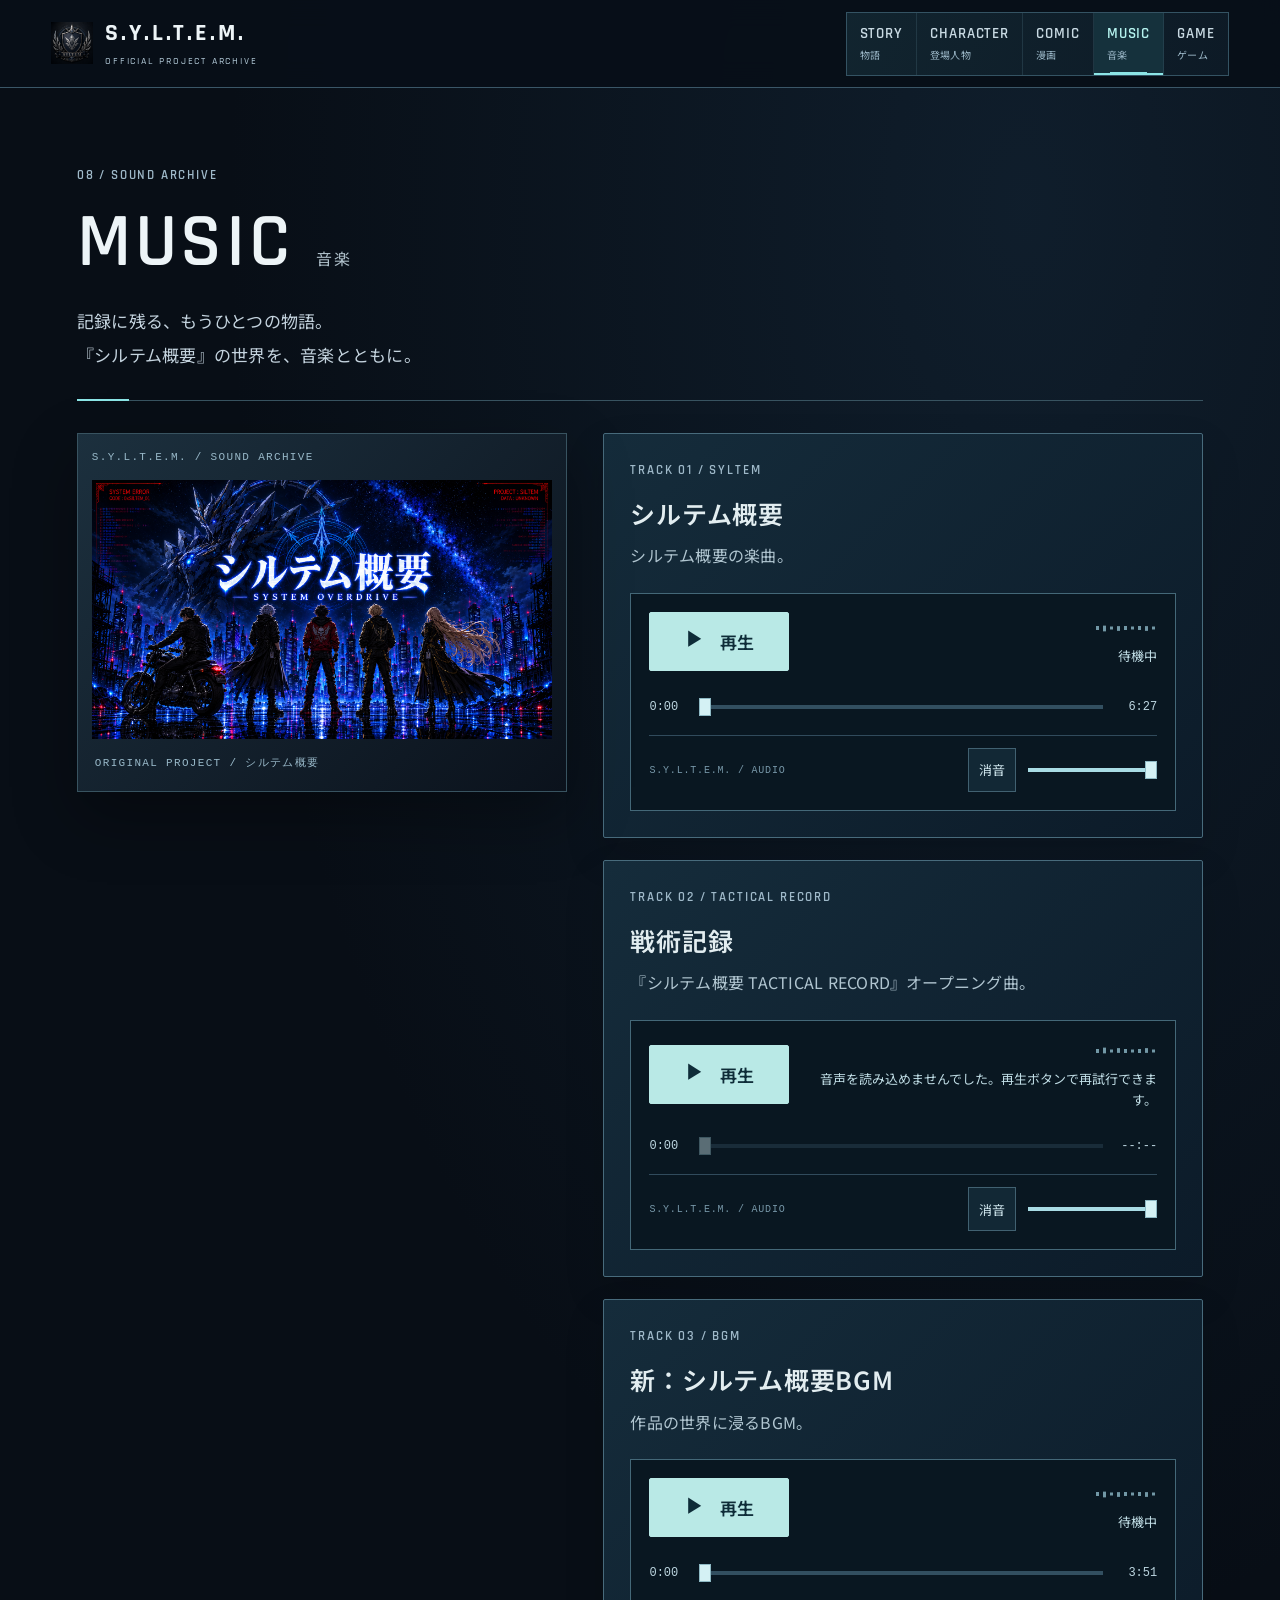
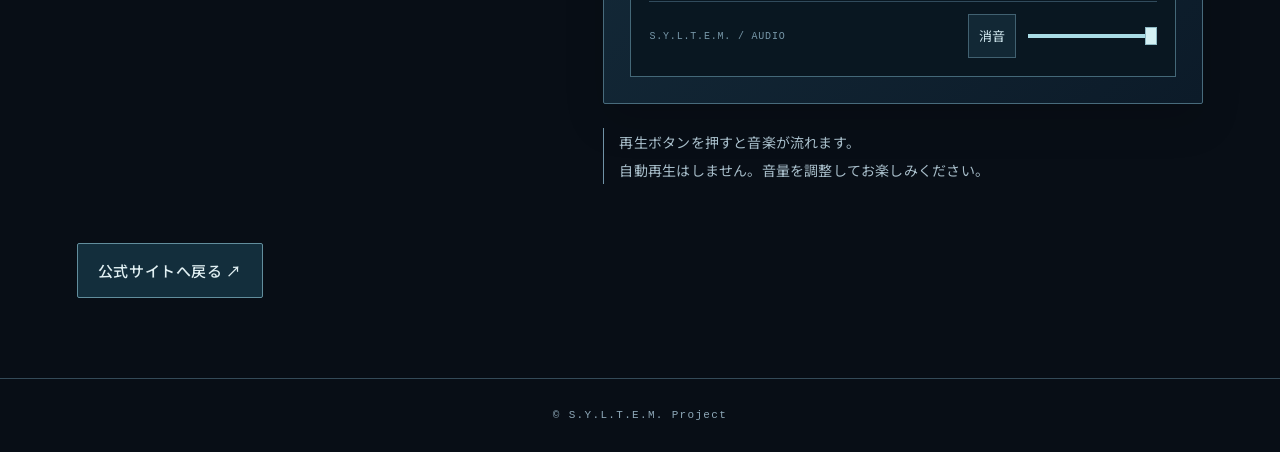
<file: music.html>
<!doctype html>
<html lang="ja"><head><meta charset="utf-8"><meta name="viewport" content="width=device-width,initial-scale=1"><meta name="theme-color" content="#080c12"><title>MUSIC｜シルテム概要 S.Y.L.T.E.M.</title><meta name="description" content="オリジナルSFロボット作品『シルテム概要』の音楽ページ。楽曲とBGMを試聴できます。"><link rel="icon" href="syltem-emblem.png" type="image/png"><style>
:root{color-scheme:dark;--bg:#080c12;--line:#344a58;--cyan:#a1dbe3;--muted:#9db0bd}*{box-sizing:border-box}body{margin:0;background:radial-gradient(ellipse at 80% 10%,#1a354c66,transparent 55%),var(--bg);color:#e4ebed;font-family:"Yu Gothic",Meiryo,sans-serif;line-height:1.9}a{color:inherit;text-decoration:none}a:focus-visible,audio:focus-visible{outline:2px solid var(--cyan);outline-offset:5px}.header{display:flex;justify-content:space-between;align-items:center;gap:20px;position:sticky;top:0;padding:17px 5%;background:#080c12f5;border-bottom:1px solid var(--line);z-index:5}.brand{display:flex;align-items:center;gap:12px;font:bold 17px Arial,sans-serif;letter-spacing:.15em}.brand img{width:38px;height:38px}.header nav{display:flex;gap:24px;font-size:10px;letter-spacing:.12em}main{max-width:1280px;margin:auto;padding:75px 6% 90px}.eyebrow{font:10px/1.8 monospace;color:var(--cyan);letter-spacing:.22em}h1{font:clamp(40px,5vw,65px)/1.2 Arial,sans-serif;letter-spacing:.07em;margin:15px 0 25px}h1 span{font:12px "Yu Gothic",sans-serif;color:var(--muted);margin-left:22px;letter-spacing:.14em}.intro{color:var(--muted);font-size:13px;line-height:2.1}.music-layout{display:grid;grid-template-columns:1fr 1.05fr;gap:6%;align-items:start;margin-top:55px}.cover{margin:0;position:sticky;top:115px;padding:13px;border:1px solid #446477;background:linear-gradient(135deg,#1c303e,#0b121c);box-shadow:0 25px 60px #0005}.cover:before{content:"S.Y.L.T.E.M. / SOUND ARCHIVE";display:block;font:8px/1.8 monospace;letter-spacing:.18em;color:var(--cyan);padding-bottom:12px}.cover img{display:block;width:100%;height:auto}.cover figcaption{font:8px/1.8 monospace;color:var(--muted);letter-spacing:.18em;padding:15px 3px 3px}.tracks{border-top:1px solid var(--line)}.track{padding:27px 0 30px;border-bottom:1px solid var(--line)}.track-number{font:9px monospace;color:var(--cyan);letter-spacing:.18em;margin:0 0 15px}.track h2{font:24px/1.5 "Yu Mincho",serif;letter-spacing:.06em;margin:0 0 8px}.track p:not(.track-number){font-size:11px;color:var(--muted);margin:0 0 22px}audio{display:block;width:100%;height:48px;margin:20px 0 16px}.track-links{display:flex;flex-wrap:wrap;gap:25px;font-size:10px;color:#bed5df;letter-spacing:.1em}.track-links a{border-bottom:1px solid #5a7c8f;padding:5px 0}.note{font-size:11px;color:var(--muted);border-left:1px solid #7092a6;padding-left:15px;margin-top:28px}.return{display:inline-block;border:1px solid #486678;padding:12px 22px;font-size:11px;margin-top:45px;letter-spacing:.1em}footer{border-top:1px solid var(--line);padding:30px 6%;text-align:center;color:var(--muted);font:9px monospace;letter-spacing:.12em}@media(max-width:750px){main{padding:45px 6% 65px}.music-layout{grid-template-columns:1fr;gap:32px;margin-top:35px}.cover{position:static}.header nav{gap:14px;font-size:9px}.brand{font-size:13px;gap:8px}.brand img{width:32px;height:32px}.header{padding:13px 5%}.track h2{font-size:23px}h1 span{font-size:10px}.intro{font-size:12px}}
</style><link rel="canonical" href="https://kurogane1008.github.io/syltem/music.html"><link rel="sitemap" type="application/xml" href="sitemap.xml"><link rel="stylesheet" href="archive-pages.css?v=2"><script src="archive-pages.js?v=1" defer></script><link rel="preconnect" href="https://fonts.googleapis.com"><link rel="preconnect" href="https://fonts.gstatic.com" crossorigin><link rel="stylesheet" href="https://fonts.googleapis.com/css2?family=Noto+Sans+JP:wght@400;500;600;700&family=Rajdhani:wght@500;600;700&display=swap"><link rel="stylesheet" href="site-design.css?v=design-20261022"><script src="site-interface.js?v=design-20261022" defer></script></head><body class="archive-page music-page site-refresh">
<a class="archive-skip" href="#archive-content">本文へ移動</a><header class="archive-header"><a class="archive-brand" href="index.html" aria-label="S.Y.L.T.E.M. 公式サイトへ"><img src="syltem-emblem.png" alt="" width="44" height="44"><span>S.Y.L.T.E.M.<small>OFFICIAL PROJECT ARCHIVE</small></span></a><button class="archive-menu" type="button" aria-controls="archive-navigation" aria-expanded="false">MENU <span aria-hidden="true">＋</span></button><nav id="archive-navigation" aria-label="音楽ページナビゲーション"><a href="index.html#story" data-index="01">STORY</a><a href="index.html#character" data-index="02">CHARACTER</a><a href="comic.html" data-index="07">COMIC</a><a href="music.html" data-index="08" aria-current="page">MUSIC</a><a href="game.html" data-index="09">GAME</a></nav></header>
<main id="archive-content" tabindex="-1"><div class="archive-intro"><p class="eyebrow">08 / SOUND ARCHIVE</p><h1>MUSIC<span>音楽</span></h1><p class="intro">記録に残る、もうひとつの物語。<br>『シルテム概要』の世界を、音楽とともに。</p>
</div><div class="music-layout"><figure class="cover"><img src="siltem-title-current-aetherion.png" alt="シルテム概要のタイトルビジュアル。青い都市とエーテリオン、五人の仲間" width="1672" height="941"><figcaption>ORIGINAL PROJECT / シルテム概要</figcaption></figure>
<div><div class="tracks"><article class="track"><p class="track-number">TRACK 01 / SYLTEM</p><h2 id="track-theme">シルテム概要</h2><p>シルテム概要の楽曲。</p><audio controls controlslist="nodownload" preload="none" aria-labelledby="track-theme" src="syltem-theme.mp3">お使いのブラウザは音声再生に対応していません。</audio></article>
<article class="track"><p class="track-number">TRACK 02 / TACTICAL RECORD</p><h2 id="track-tactical">戦術記録</h2><p>『シルテム概要 TACTICAL RECORD』オープニング曲。</p><audio controls controlslist="nodownload" preload="none" aria-labelledby="track-tactical" src="syltem-tactical-record.m4a">お使いのブラウザは音声再生に対応していません。</audio></article>
<article class="track"><p class="track-number">TRACK 03 / BGM</p><h2 id="track-bgm">新：シルテム概要BGM</h2><p>作品の世界に浸るBGM。</p><audio controls controlslist="nodownload" preload="none" aria-labelledby="track-bgm" src="syltem-bgm.mp3">お使いのブラウザは音声再生に対応していません。</audio></article></div>
<p class="note">再生ボタンを押すと音楽が流れます。<br>自動再生はしません。音量を調整してお楽しみください。</p></div></div>
<a class="return" href="index.html">公式サイトへ戻る ↗</a></main><footer>© S.Y.L.T.E.M. Project</footer>
<script>const tracks=[...document.querySelectorAll('audio')];tracks.forEach(track=>track.addEventListener('play',()=>tracks.forEach(other=>{if(other!==track)other.pause()})));</script><script src="music-player.js?v=1" defer></script></body></html>
</file>
<file: style.css>
@charset "utf-8";
:root{--bg:#080c12;--panel:#101720;--ink:#e9e8e2;--muted:#9ba8b6;--cyan:#86d6e1;--line:#2b3541;--red:#ed6266;--gold:#d6b476}
*{box-sizing:border-box}html{scroll-behavior:smooth;scroll-padding-top:85px}body{margin:0;background:var(--bg);color:var(--ink);font-family:"Yu Gothic","Hiragino Kaku Gothic ProN",sans-serif;font-size:18px;line-height:1.9}a{color:inherit;text-decoration:none}button,input{font:inherit}button{cursor:pointer;color:inherit}button,a,input,summary{-webkit-tap-highlight-color:transparent}button:focus-visible,a:focus-visible,input:focus-visible,summary:focus-visible,[tabindex]:focus-visible{outline:2px solid var(--cyan);outline-offset:5px}img{max-width:100%;display:block}button{border:0}a,button{touch-action:manipulation}.skip{position:fixed;top:-100px;background:var(--ink);color:var(--bg);padding:12px;z-index:100}.skip:focus{top:0}.header{height:85px;display:flex;align-items:center;justify-content:space-between;padding:0 4.2%;background:#080c12f5;border-bottom:1px solid var(--line);position:sticky;top:0;z-index:20;gap:24px}.brand{display:flex;align-items:center;gap:12px;font-weight:700;letter-spacing:.15em;white-space:nowrap;font-family:Arial,sans-serif;font-size:19px}.brand small{display:block;font-size:11px;letter-spacing:.22em;color:var(--muted);margin-top:-4px}.brand-symbol{font-size:32px;line-height:1;border:1px solid #6f8c9e;width:43px;height:43px;display:flex;align-items:center;justify-content:center;position:relative}.brand-symbol span{position:absolute;left:5px;color:var(--cyan);font-weight:400}.header nav{display:flex;gap:27px;font:12px Arial,sans-serif;letter-spacing:.13em}.header nav a{padding:16px 0;position:relative}.header nav a:hover{color:var(--cyan)}.header nav a:after{content:"";position:absolute;height:1px;background:var(--cyan);bottom:5px;left:0;right:100%;transition:right .2s}.header nav a:hover:after{right:0}.menu-toggle{display:none}.hero{min-height:680px;height:calc(100svh - 85px);max-height:1050px;position:relative;isolation:isolate;overflow:hidden}.hero-image{position:absolute;inset:0;width:100%;height:100%;object-fit:cover;object-position:50% 50%;z-index:-3}.hero-shade{position:absolute;inset:0;z-index:-2;background:linear-gradient(90deg,#03070de8 0%,#03070d8c 35%,#03070d05 75%),linear-gradient(0deg,#080c12e6 0%,transparent 35%,#080c1220 80%)}.hero-top,.hero-bottom{position:absolute;left:4.2%;right:4.2%;display:flex;justify-content:space-between;gap:15px;font:11px monospace;letter-spacing:.14em}.hero-top{top:30px;color:#dce1e4}.status-dot{display:inline-block;width:5px;height:5px;background:var(--cyan);border-radius:50%;margin-right:8px}.hero-copy{padding:0 7%;position:absolute;top:50%;transform:translateY(-40%);width:100%}.eyebrow,.label{font:12px monospace;letter-spacing:.17em;color:var(--cyan);margin:0 0 20px}.hero .eyebrow{font-family:"Yu Mincho",serif;font-size:18px;letter-spacing:.28em;color:#d8e4e5}.hero h1{font-family:"Yu Mincho","Hiragino Mincho ProN",serif;font-weight:500;font-size:clamp(45px,5.4vw,83px);line-height:1.3;letter-spacing:.06em;margin:0;text-shadow:0 2px 20px #0008}.hero-roman{font:15px Arial,sans-serif;letter-spacing:.65em;margin:14px 0 40px}.hero-tagline{font-family:"Yu Mincho",serif;font-size:22px;letter-spacing:.13em;line-height:2;margin-bottom:30px}.button{display:inline-flex;align-items:center;justify-content:space-between;gap:40px;padding:15px 23px;border:1px solid #596a77;background:transparent;font-size:15px;letter-spacing:.12em;min-height:52px}.button:hover{background:#23333e}.button.light{background:var(--ink);color:#111c26;border-color:var(--ink)}.button.light:hover{background:var(--cyan);border-color:var(--cyan)}.button span{font-size:20px;line-height:1}.hero-bottom{bottom:30px;color:#bfccd2;align-items:center}.hero-bottom a{font-size:11px}.ticker{display:flex;align-items:center;justify-content:space-around;gap:30px;overflow:hidden;white-space:nowrap;height:67px;border-block:1px solid var(--line);font:12px monospace;letter-spacing:.3em;color:#657885}.ticker b{color:var(--cyan);font-weight:400}.section{padding:105px max(7%,calc((100% - 1400px)/2));}.section-heading{position:relative;margin-bottom:45px}.section-heading .eyebrow{margin-bottom:12px}.section-heading h2{font:clamp(32px,4vw,54px) Arial,sans-serif;letter-spacing:.06em;margin:0;line-height:1.2}.section-heading h2 span{display:inline-block;font:14px "Yu Gothic",sans-serif;letter-spacing:.12em;margin-left:24px;color:var(--muted);vertical-align:middle}.section-note{margin:20px 0 0;color:var(--muted);font-size:15px}.story{background:#0e141d}.story-layout{display:grid;grid-template-columns:1fr 1fr;gap:7%;align-items:center}.story-text h3{font-family:"Yu Mincho",serif;font-size:clamp(22px,2.4vw,34px);font-weight:400;line-height:1.8;margin:0 0 24px;letter-spacing:.05em}.story-text>p:not(.label){color:#b1bcc7;font-size:16px;line-height:2.1}.story-text .story-end{margin:30px 0;color:var(--ink)!important}.text-link{display:inline-block;padding:8px 0;border-bottom:1px solid #6a8b99;font-size:14px;letter-spacing:.1em}.text-link span{margin-left:35px}.story-image{margin:0;position:relative;padding-bottom:25px}.story-image img{height:530px;object-fit:cover;object-position:55%;width:100%;filter:saturate(.75)}figcaption{font:11px monospace;letter-spacing:.17em;color:var(--muted);margin-top:12px}.characters{background:#e8e7e1;color:#101922}.characters .eyebrow,.characters .label{color:#376577}.characters .section-heading h2 span,.characters .section-note{color:#5c6870}.character-tabs{display:grid;grid-template-columns:repeat(5,1fr);border-top:1px solid #aeb8bc;border-bottom:1px solid #aeb8bc;margin-bottom:35px}.character-tabs button{padding:18px 10px;background:none;text-align:left;color:#64717b;font:12px monospace;border-bottom:2px solid transparent}.character-tabs button span{font:18px "Yu Gothic",sans-serif;margin-left:14px;color:#182833}.character-tabs button[aria-selected=true]{border-bottom-color:#152833;color:#142631;background:#cfd6d6}.character-tabs button:hover{background:#d6dcdb}.character-panel{display:grid;grid-template-columns:1.4fr 1fr;gap:6%;align-items:center;min-height:380px}.character-art{background:#fff;position:relative}.character-art img{width:100%;height:auto;aspect-ratio:1.5;object-fit:contain}.character-art>span{position:absolute;bottom:8px;left:12px;font:11px monospace;letter-spacing:.12em;color:#64717b}.character-info h3{font-size:clamp(24px,2.4vw,34px);font-weight:500;letter-spacing:.06em;line-height:1.4;margin:15px 0 10px}.roman{font:12px monospace;letter-spacing:.2em;color:#62707a}.character-description{margin:30px 0 20px;line-height:2.15;font-size:16px}.character-detail{font-size:14px;color:#5b6870}.character-info .text-link{margin-top:15px}.mecha-grid{display:grid;grid-template-columns:1fr 1fr;gap:25px}.mecha{background:#101820;border:1px solid var(--line);overflow:hidden}.mecha img{width:100%;height:310px;object-fit:cover}.mecha>div{padding:28px}.mecha h3{font:36px Arial,sans-serif;letter-spacing:.06em;margin:10px 0 18px}.mecha p:not(.label){font-size:15px;color:var(--muted);max-width:360px}.mecha .label{color:#e78888;margin:0}.mecha.gold .label{color:var(--gold)}.archive-note{font-size:12px;line-height:1.9;color:var(--muted);border-left:2px solid #4c6575;padding-left:15px;margin-top:26px}.gallery{background:#101720;border-block:1px solid var(--line)}.gallery-grid{display:grid;grid-template-columns:1fr 1fr;gap:24px}.gallery-item{position:relative;padding:0;background:var(--bg);text-align:left;overflow:hidden}.gallery-item.wide{grid-column:span 2}.gallery-item img{width:100%;aspect-ratio:16/9;object-fit:cover;transition:transform .5s}.gallery-item.wide img{aspect-ratio:2.5;object-position:50% 47%}.gallery-item:hover img{transform:scale(1.025)}.gallery-item>span{display:flex;align-items:center;justify-content:space-between;padding:16px 19px;font-size:12px;letter-spacing:.08em;border:1px solid var(--line);border-top:0}.gallery-item b{font-weight:400}.gallery-item i{font:22px monospace;color:var(--cyan)}.database-layout{display:grid;grid-template-columns:1fr 1.5fr;gap:8%}.database-intro{font:21px/2 "Yu Mincho",serif;margin:0 0 25px}.database-layout>div>p:not(.database-intro){color:var(--muted);font-size:15px}.search-label{display:block;font-size:14px;color:var(--muted);margin-top:30px}input[type=search]{width:100%;background:#101820;border:1px solid #465564;color:var(--ink);padding:13px 15px;margin-top:10px;border-radius:0}input::placeholder{color:#95a4b0}.search-status{min-height:20px;margin-top:8px}details{border-top:1px solid var(--line)}details:last-child{border-bottom:1px solid var(--line)}summary{list-style:none;display:flex;align-items:center;gap:22px;padding:22px 0;font-size:19px;cursor:pointer}summary::-webkit-details-marker{display:none}summary>span{color:#688391;font:12px monospace}summary i{font:20px monospace;color:var(--cyan);margin-left:auto;font-style:normal}details[open] summary i{transform:rotate(45deg)}details p{padding:0 30px 24px;color:var(--muted);line-height:2.1;font-size:15px;margin:0}details[hidden]{display:none}.intrusion-entry{border:1px solid #56383d;padding:30px;display:flex;align-items:center;justify-content:space-between;gap:25px;margin-top:70px}.intrusion-entry p{margin:0;font-size:15px}.intrusion-entry .label{font-size:11px;color:var(--red);margin-bottom:12px}.button.danger{border-color:#81474e;color:#f09497}.button.danger:hover{background:#32181e}footer{display:grid;grid-template-columns:1fr auto;align-items:center;gap:15px;padding:45px 7%;border-top:1px solid var(--line)}footer p,footer small{font:11px monospace;color:var(--muted);letter-spacing:.1em}footer p{grid-row:2}footer>a:not(.brand){font:11px monospace;letter-spacing:.12em}footer small{grid-column:2;grid-row:2;text-align:right}.lightbox,.intrusion{border:1px solid #3c5263;background:#080c12;color:var(--ink);padding:55px 25px 22px;max-width:min(1100px,94vw);width:94vw;max-height:92svh}.lightbox::backdrop,.intrusion::backdrop{background:#02050be8;backdrop-filter:blur(8px)}.lightbox img{width:100%;max-height:73svh;object-fit:contain}.lightbox p{font-size:14px;text-align:center}.close{position:absolute;right:15px;top:12px;padding:8px 12px;background:transparent;font:14px monospace;letter-spacing:.08em;min-height:32px}.intrusion{padding:65px 45px 45px;width:650px;max-width:94vw;text-align:center;border-color:#9b3745;background:radial-gradient(ellipse at 50% 30%,#361621,#080c12 70%)}.intrusion>.label{color:#ef828a;font-size:11px}.signal-symbol{font:100px/1.2 Georgia,serif;color:#e9727b;margin:20px}.intrusion h2{font:clamp(30px,7vw,65px) Arial,sans-serif;letter-spacing:.13em;margin:0;color:#ec939a}.signal-jp{font:22px "Yu Mincho",serif;margin:25px 0}.signal-log{text-align:left;padding:18px;background:#08090b8a;border-block:1px solid #5c3039;font:11px/1.8 monospace;color:#b96e79;letter-spacing:.07em}.signal-log p{margin:4px 0}.intrusion-note{font-size:12px;color:#c1a8af;margin:25px 0}.intrusion .button{color:#e5bcc1;border-color:#87505b}.noscript{padding:20px;text-align:center;color:var(--gold)}body.modal-open{overflow:hidden}
@media(min-width:1500px){.hero-copy{padding-left:max(7%,calc((100% - 1400px)/2))}}
@media(max-width:950px){.header nav{gap:17px;font-size:11px}.header .brand{font-size:20px}.section{padding:75px 6%}.hero-copy{padding:0 6%}.hero-image{object-position:58%}.story-layout{gap:5%}.story-image img{height:500px}.character-panel{grid-template-columns:1fr 1fr;gap:5%}.character-tabs button span{margin-left:8px}.mecha img{height:250px}.database-layout{gap:5%}.hero-top>span:last-child{display:none}}
@media(max-width:700px){html{scroll-padding-top:68px}.header{height:68px;padding:0 5%}.brand-symbol{width:34px;height:34px;font-size:27px}.brand small{font-size:11px;margin-top:0}.header nav{display:none;position:absolute;top:68px;left:0;right:0;background:#0c131bf8;padding:20px 6%;border-bottom:1px solid var(--line);flex-direction:column;gap:0;font-size:15px}.header nav.open{display:flex}.header nav a{padding:14px 0}.menu-toggle{display:flex;align-items:center;gap:15px;background:none;font:12px monospace;padding:10px 0;letter-spacing:.12em}.menu-toggle span{font-size:24px}.hero{min-height:690px;height:calc(100svh - 68px);max-height:950px}.hero-image{object-position:58% 50%}.hero-shade{background:linear-gradient(0deg,#080c12 0%,#080c12cf 24%,#080c1240 75%,#080c1250)}.hero-copy{top:auto;bottom:85px;transform:none;padding:0 7%}.hero .eyebrow{font-size:14px}.hero h1{font-size:clamp(38px,10.4vw,68px);letter-spacing:.02em}.hero-roman{font-size:12px;margin:12px 0 25px;letter-spacing:.5em}.hero-tagline{font-size:22px;margin:20px 0 25px}.hero-top{left:7%;font-size:11px;letter-spacing:.05em;top:24px}.hero-bottom{left:7%;right:7%;bottom:25px;font-size:11px}.hero-bottom>span:last-child{display:none}.ticker{height:52px;font-size:11px;gap:20px;justify-content:flex-start;padding-left:7%}.section{padding:65px 7%}.section-heading{margin-bottom:32px}.section-heading h2{font-size:33px}.section-heading h2 span{font-size:12px;margin-left:18px}.section-note{font-size:14px}.story-layout,.character-panel,.database-layout{grid-template-columns:1fr;gap:35px}.story-image img{height:auto;aspect-ratio:4/3}.story-image{order:-1}.story-text h3{font-size:24px}.character-tabs{margin-bottom:25px}.character-tabs button{padding:12px 3px;font-size:11px;text-align:center}.character-tabs button span{display:block;margin:4px 0 0;font-size:14px}.character-panel{gap:28px}.character-info h3{font-size:29px}.character-description{margin-top:22px}.mecha-grid{grid-template-columns:1fr;gap:25px}.mecha img{height:auto;aspect-ratio:16/10}.mecha>div{padding:25px}.mecha h3{font-size:32px}.gallery-grid{gap:15px;grid-template-columns:1fr}.gallery-item.wide{grid-column:auto}.gallery-item.wide img{aspect-ratio:16/9}.gallery-item>span{font-size:12px;padding:12px 15px}.database-intro{font-size:20px}.intrusion-entry{flex-direction:column;align-items:stretch;padding:24px;margin-top:45px}.intrusion-entry .button{font-size:12px;gap:20px}summary{font-size:16px;gap:15px}details p{padding-left:25px;padding-right:12px}footer{grid-template-columns:1fr;gap:20px;padding:35px 7%}footer p,footer small,footer>a{grid-column:1!important;grid-row:auto!important;text-align:left!important}footer p{margin:0}.intrusion{padding:65px 22px 30px}.intrusion>.label{font-size:11px;letter-spacing:.09em}.signal-symbol{font-size:75px}.signal-log{font-size:11px;padding:13px}.lightbox{padding:55px 10px 15px}}
.mecha-visual{margin:0;aspect-ratio:2/3;position:relative;overflow:hidden;background:#030509}.mecha .mecha-visual img{position:absolute;inset:0 auto 0 0;width:300%;max-width:none;height:100%;object-fit:cover}.mecha.gold .mecha-visual img{left:auto;right:0}
.intrusion[open] .signal-log p{animation:signal-arrive .7s both}.intrusion[open] .signal-log p:nth-child(2){animation-delay:.4s}.intrusion[open] .signal-log p:nth-child(3){animation-delay:.8s}.intrusion[open] .signal-symbol{animation:signal-arrive 1s both}@keyframes signal-arrive{from{opacity:0;transform:translateY(8px)}to{opacity:1;transform:translateY(0)}}
@media(prefers-reduced-motion:reduce){html{scroll-behavior:auto}*,*:before,*:after{animation:none!important;transition:none!important}}


/* Version 4: supplied official SYLTEM emblem */
.brand-emblem{width:48px;height:48px;object-fit:contain}
.emblem-hero{background:#070b10;display:flex;align-items:center;justify-content:center;min-height:760px;height:calc(100svh - 85px);max-height:1200px}
.emblem-grid{position:absolute;inset:0;z-index:-1;background:radial-gradient(ellipse at 50% 42%,#18222b50,transparent 64%),linear-gradient(90deg,transparent calc(50% - .5px),#8498a010 50%,transparent calc(50% + .5px))}
.emblem-center{display:flex;flex-direction:column;align-items:center;position:relative;text-align:center;padding:65px 20px 70px;width:100%}
.emblem-kicker{font-size:12px;letter-spacing:.32em;color:#abb8c2;margin:0 0 5px}
.official-emblem{width:clamp(300px,40vw,510px);height:auto;max-height:52svh;object-fit:contain;margin:0 auto;box-shadow:0 0 90px 20px #111b2440}
.emblem-hero h1{font-size:clamp(24px,2.8vw,40px);letter-spacing:.3em;margin:15px 0 0;padding-left:.3em;line-height:1.5;color:#dce0df}
.emblem-subtitle{font:11px/1.8 monospace;letter-spacing:.3em;color:#8195a4;margin:10px 0 24px}
.emblem-enter{border-color:#687882;color:#d8e0e3;min-width:220px;background:#10182080;font-size:14px;gap:35px;padding:12px 20px}
.emblem-enter:hover{background:#26333e;border-color:#b5c5ce}
@media(max-width:700px){.brand-emblem{width:37px;height:37px}.emblem-hero{min-height:690px;height:calc(100svh - 68px);max-height:1000px}.emblem-center{padding:70px 20px 75px}.official-emblem{width:min(90vw,450px);max-height:47svh}.emblem-kicker{font-size:11px;letter-spacing:.25em}.emblem-hero h1{font-size:27px;letter-spacing:.18em;margin-top:20px;padding-left:.18em}.emblem-subtitle{font-size:11px;letter-spacing:.2em;margin-bottom:24px}.emblem-hero .hero-top{font-size:11px}.emblem-hero .hero-bottom{font-size:11px}.emblem-enter{min-width:220px}}
@media(max-height:750px) and (min-width:701px){.emblem-hero{min-height:650px}.official-emblem{max-height:40svh}.emblem-center{padding-top:45px;padding-bottom:45px}}

/* SYLTEM visual archive */
.gallery{position:relative;background:radial-gradient(ellipse at 85% 5%,#17333e55,transparent 42%),linear-gradient(#65879708 1px,transparent 1px),linear-gradient(90deg,#65879708 1px,transparent 1px),#0b1119;background-size:auto,72px 72px,72px 72px,auto}
.gallery .section-heading{padding-bottom:30px;border-bottom:1px solid #45616b70}
.gallery .section-heading:after{content:"S.Y.L.T.E.M. / VISUAL ARCHIVE";display:block;font:11px/1.8 monospace;letter-spacing:.22em;color:#7895a4;margin-top:24px}
.gallery-grid{counter-reset:visual-record;gap:36px;align-items:start}
.gallery-item{counter-increment:visual-record;padding:12px;background:linear-gradient(145deg,#1b2b34,#0a1119 60%);border:1px solid #3b566366;box-shadow:0 14px 40px #0003;transition:border-color .25s,box-shadow .25s,transform .25s;overflow:visible}
.gallery-item:before{content:"VISUAL RECORD / " counter(visual-record,decimal-leading-zero);display:block;text-align:left;font:11px/1.5 monospace;letter-spacing:.2em;color:#8dafbf;padding:3px 0 12px}
.gallery-item:after{content:"";pointer-events:none;position:absolute;top:-1px;left:-1px;width:25px;height:25px;border-left:1px solid #93d7e0;border-top:1px solid #93d7e0}
.gallery-item img{aspect-ratio:16/9;object-fit:contain;background:#05090f;transition:filter .35s;filter:saturate(.9);border:1px solid #6a8a9922}
.gallery-item:hover img{transform:none;filter:saturate(1)}
.gallery-item:hover,.gallery-item:focus-visible{border-color:#80c3ce;box-shadow:0 18px 50px #0005,0 0 25px #6fbed410;transform:translateY(-3px)}
.gallery-item.wide{width:min(100%,1040px);justify-self:center;margin:0 0 10px}
.gallery-item.wide img{aspect-ratio:16/9;object-fit:contain}
.gallery-item>span{padding:18px 5px 8px;border:0;gap:15px;letter-spacing:.12em;color:#dce5e8}
.gallery-item>span b{font-size:14px;line-height:1.8}
.gallery-item>span i{font:22px/1 monospace;width:30px;height:30px;display:flex;align-items:center;justify-content:center;border:1px solid #44616d;color:#a2dce3;flex-shrink:0;transition:background .2s}
.gallery-item:hover>span i{background:#1a3b45}
.gallery .archive-note{margin-top:38px;color:#8fa3b1}
.lightbox{background:linear-gradient(140deg,#172631,#080c12 50%);border-color:#668d9b;box-shadow:0 25px 100px #0008}
.lightbox .close{color:#b5d9e1;letter-spacing:.15em}
.lightbox #gallery-caption{padding:10px 15px 0;border-top:1px solid #3b5360;letter-spacing:.1em;color:#c6d8df}
@media(max-width:700px){.gallery-grid{gap:24px}.gallery-item{padding:9px}.gallery-item.wide{width:100%;margin-bottom:0}.gallery-item:before{font-size:11px;padding-bottom:10px;letter-spacing:.15em}.gallery-item>span{padding:13px 3px 4px}.gallery-item>span b{font-size:12px}.gallery .section-heading:after{font-size:11px}.gallery-item:hover{transform:none}}
.gallery-item img,.gallery-item.wide img{height:auto}

/* SYLTEM personnel dossiers */
.relationships{background:radial-gradient(ellipse at 10% 50%,#18384940,transparent 60%),#0a1018;border-bottom:1px solid #344a58}.relationships .section-heading h2{font-size:clamp(25px,3.4vw,46px)}.relation-legend{display:flex;flex-wrap:wrap;gap:20px;font:12px/1.9 monospace;color:#99cbd6;margin-bottom:25px}.relation-legend>span:nth-child(2){color:#e49b9d}.relation-legend>span:nth-child(3){color:#d3bd8b}.relation-legend p{font:14px/1.9 "Yu Gothic",sans-serif;color:#9bafbd;margin:0 0 0 auto}.relation-layout{display:grid;grid-template-columns:1.55fr 1fr;gap:30px;align-items:start}.relation-map{position:relative;height:600px;border:1px solid #405869;background:linear-gradient(90deg,#122a3550 58%,transparent 58%),linear-gradient(90deg,transparent 62%,#3b1c2840 62%),#0b151e}.relation-faction{position:absolute;top:17px;font:14px/1.5 monospace;letter-spacing:.15em;color:#96d4df;z-index:1}.relation-faction small{display:block;font:11px/1.8 "Yu Gothic",sans-serif;letter-spacing:.05em;color:#8aa5b5;margin-top:5px}.syltem-faction{left:5%}.oblivion-faction{left:66%;color:#e1a2a8}.relation-map svg{position:absolute;inset:0;width:100%;height:100%}.relation-line{stroke:#619aab;stroke-width:.25;opacity:.2}.relation-line.conflict{stroke:#da727f;stroke-dasharray:1.5 1}.relation-line.research{stroke:#d8b779}.relation-line.active{opacity:1;stroke-width:.4}.relation-person{position:absolute;left:var(--x);top:var(--y);transform:translate(-50%,-50%);width:112px;min-height:82px;background:#122431;border:1px solid #416573;padding:10px 5px;color:#dfe9ed;box-shadow:0 6px 20px #0005;z-index:2;text-align:center}.relation-person span{display:block;font:11px/1.8 monospace;letter-spacing:.15em;color:#88b5c5}.relation-person b{display:block;font:20px/1.7 "Yu Mincho",serif}.relation-person small{display:block;font-size:11px;color:#9fb3c0;line-height:1.7}.relation-person.opposition{background:#2b1822;border-color:#79515c}.relation-person.opposition span{color:#db9ca8}.relation-person[aria-pressed=true]{border:2px solid #b4e4eb;box-shadow:0 0 20px #72bcd930}.relation-person.opposition[aria-pressed=true]{border-color:#f0b6c1}.relation-person:hover{background:#233c4b}.relation-person.opposition:hover{background:#442733}.relation-detail{padding:26px;background:#101d28;border:1px solid #405869;min-height:600px}.relation-detail h3{font:24px/1.6 "Yu Mincho",serif;margin:12px 0 20px}.relation-detail>p:not(.label){font-size:15px;color:#aebfca;line-height:2}.relation-detail ul{list-style:none;padding:0;margin:25px 0 0}.relation-detail li{border-top:1px solid #3a53635c;padding:17px 0}.relation-detail li strong{font-size:14px;font-weight:500;color:#a5d6e1}.relation-detail li.conflict strong{color:#e8a2aa}.relation-detail li.research strong{color:#dfc48e}.relation-detail li p{font-size:14px;color:#a2b6c3;line-height:2;margin:9px 0 0}@media(max-width:1100px){.relation-layout{grid-template-columns:1fr}.relation-map{height:580px}.relation-detail{min-height:0}}@media(max-width:600px){.relation-map{height:570px;margin-inline:-10px}.relation-person{width:85px;min-height:76px;padding:8px 3px}.relation-person b{font-size:16px}.relation-person small{font-size:11px}.relation-faction{font-size:11px;letter-spacing:.04em}.relation-faction small{font-size:11px;max-width:95px}.relation-legend{gap:12px;font-size:11px}.relation-legend p{width:100%;margin:0}.relation-detail{padding:22px}.relationships .section-heading h2 span{display:block;margin:12px 0 0}.relation-layout{gap:18px}}
.characters{--profile-accent:#93dbe5;background:radial-gradient(ellipse at 15% 35%,#1c374044,transparent 50%),#0b121b;color:#e4ecef;border-block:1px solid #334852}
.characters:has(#tab-satoshi[aria-selected=true]){--profile-accent:#e8a5a4}.characters:has(#tab-kakeru[aria-selected=true]){--profile-accent:#dfc084}.characters:has(#tab-seika[aria-selected=true]){--profile-accent:#e0d0a8}.characters:has(#tab-shu[aria-selected=true]){--profile-accent:#b8cbe7}
.characters .section-heading{padding-bottom:28px;border-bottom:1px solid #40576270}
.characters .eyebrow,.characters .label{color:var(--profile-accent)}
.characters .section-heading h2 span,.characters .section-note{color:#9eafba}
.character-tabs{gap:8px;border:0;margin-bottom:25px}
.character-tabs button{position:relative;padding:17px 15px;border:1px solid #344955;background:#101d28;color:#849caa;text-align:left;transition:background .2s,border-color .2s}
.character-tabs button span{color:#becdd5;font-size:16px}
.character-tabs button[aria-selected=true]{background:linear-gradient(110deg,#263c48,#14232f);border-color:var(--profile-accent);color:var(--profile-accent);box-shadow:inset 0 -2px var(--profile-accent)}
.character-tabs button[aria-selected=true] span{color:#f0f4f5}
.character-tabs button:hover{background:#223540;border-color:#7397a8}
.character-panel{position:relative;grid-template-columns:1.25fr 1fr;gap:0;min-height:0;border:1px solid #3c5665;background:linear-gradient(135deg,#192a36,#0c151f 70%);box-shadow:0 22px 60px #0003;padding:20px}
.character-panel:before{content:"";position:absolute;top:-1px;right:-1px;width:35px;height:35px;border-top:1px solid var(--profile-accent);border-right:1px solid var(--profile-accent);pointer-events:none}
.character-art{padding:30px 12px 28px;background:#e2e7e7;border:1px solid #a6b7c0;overflow:hidden}
.character-art:before{content:"DESIGN REFERENCE / S.Y.L.T.E.M.";position:absolute;top:10px;left:15px;font:11px/1.5 monospace;letter-spacing:.2em;color:#4f6776}
.character-art img{mix-blend-mode:multiply;aspect-ratio:1.5;height:auto;object-fit:contain}
.character-art>span{left:15px;bottom:9px;color:#4f6776;font-size:11px}
.character-info{padding:35px 38px}
.character-info:before{content:"PERSONNEL ARCHIVE";display:block;color:#829ba9;font:11px/1.8 monospace;letter-spacing:.24em;border-bottom:1px solid #415b695e;padding-bottom:18px;margin-bottom:25px}
.character-info .label{font-size:11px;letter-spacing:.15em;margin-bottom:18px}
.character-info h3{font-family:"Yu Mincho","Hiragino Mincho ProN",serif;font-size:clamp(24px,2.4vw,35px);letter-spacing:.08em;margin:0 0 12px;color:#eaf0f2}
.character-info .roman{color:var(--profile-accent);font-size:11px;letter-spacing:.2em}
.character-description{color:#b9c8d1;font-size:15px;line-height:2.15;margin-top:28px}
.character-detail{color:#90a7b5;border-left:1px solid var(--profile-accent);padding:4px 0 4px 14px;margin-top:22px;line-height:1.9}
.character-info .text-link{color:#dae5eb;border-bottom-color:var(--profile-accent);margin-top:18px;font-size:12px}
@media(max-width:950px){.character-info{padding:25px}.character-panel{padding:14px}.character-tabs button{padding:15px 10px}.character-tabs button span{margin-left:8px;font-size:15px}}
@media(max-width:700px){.character-tabs{gap:5px}.character-tabs button{padding:11px 3px;text-align:center;font-size:11px}.character-tabs button span{display:block;margin:5px 0 0;font-size:12px}.character-panel{grid-template-columns:1fr;gap:0;padding:12px}.character-info{padding:28px 12px 15px}.character-info h3{font-size:28px}.character-info:before{margin-bottom:20px;padding-bottom:13px}.character-art{padding:27px 8px 23px}.character-art:before{font-size:11px;left:10px}.character-art>span{font-size:11px;left:10px}.character-description{font-size:15px}}

.relation-line.unknown{stroke:#b4a8d8;stroke-dasharray:.5 1.2}.relation-detail li.unknown strong,.relation-legend>span:nth-child(4){color:#c5b6e8}
.hero-news-link{display:inline-block;font-size:12px;color:#a8c4ce;letter-spacing:.1em;margin-top:22px;padding-bottom:4px;border-bottom:1px solid #48616c}.hero-news-link:hover{color:#e3f2f5}
.news{background:radial-gradient(ellipse at 5% 40%,#16374344,transparent 55%),#0c141e;border-bottom:1px solid #2d414f}.news .section-heading{margin-bottom:35px}.news-layout{display:grid;grid-template-columns:1.05fr 1fr;gap:5%;align-items:start}.news-feature{position:relative;overflow:hidden;border:1px solid #4d7183;padding:35px;background:linear-gradient(140deg,#1a3442,#0d1b29);min-height:455px}.news-feature-top{display:flex;align-items:center;justify-content:space-between;gap:15px}.news-badge{font:11px/1.5 monospace;letter-spacing:.16em;border:1px solid #86b9c8;padding:7px 11px;color:#b9e5eb}.news-feature time{font:12px monospace;color:#a9c1cc}.news-chapter{font:12px/1.8 monospace;color:#8fb9c9;letter-spacing:.1em;margin:30px 0 15px}.news-feature h3{font:clamp(28px,3vw,42px)/1.6 "Yu Mincho",serif;letter-spacing:.07em;margin:0 0 22px;position:relative;z-index:1}.news-feature>p:not(.news-chapter){color:#adbfcb;font-size:15px;line-height:2.1;position:relative;z-index:1}.news-actions{display:flex;align-items:flex-start;flex-direction:column;gap:15px;margin-top:28px;position:relative;z-index:1}.news-actions .button{font-size:12px;gap:22px;padding:13px 18px}.news-actions .text-link{font-size:12px}.news-feature-code{position:absolute;right:18px;bottom:16px;color:#7dabb31c;font:32px monospace;letter-spacing:.08em;pointer-events:none}.news-history-label{font:11px/1.7 monospace;color:#92b1c1;letter-spacing:.14em;margin:0;padding:0 0 17px;border-bottom:1px solid #415b6a}.news-row{padding:20px 0;border-bottom:1px solid #314754}.news-row>div{display:flex;gap:18px;align-items:center}.news-row time{font:11px monospace;color:#8fa7b7;letter-spacing:.08em}.news-row span{font:11px/1.5 monospace;color:#a5d0d9;letter-spacing:.1em;border-left:1px solid #4d7181;padding-left:15px}.news-row h3{font:15px/1.9 "Yu Gothic",sans-serif;font-weight:400;margin:10px 0 0}.news-row a{display:flex;justify-content:space-between;align-items:center;gap:18px}.news-row a:hover{color:#a3dce5}.news-row b{font:20px monospace;color:#8dbcca;flex-shrink:0}@media(max-width:750px){.news-layout{grid-template-columns:1fr;gap:35px}.news .section-heading h2 span{display:block;margin:12px 0 0}.news-feature{padding:25px;min-height:0}.news-feature h3{font-size:32px}.news-row h3{font-size:14px}.hero-news-link{font-size:11px}.news-actions .button{font-size:11px}}

/* SYLTEM terminal navigation */
.header nav{gap:5px;padding:7px;background:linear-gradient(135deg,#142b38cc,#09131ee6);border:1px solid #3f6576;box-shadow:inset 0 1px #8dddea16,0 0 22px #46b4d00a;counter-reset:terminal-tab}
.header nav a{counter-increment:terminal-tab;padding:10px 12px 9px;min-height:46px;display:flex;flex-direction:column;justify-content:center;gap:4px;border:1px solid #39536380;background:#101f2a90;font:12px/1.3 monospace;letter-spacing:.08em;transition:background .2s,border-color .2s,box-shadow .2s}
.header nav a:before{content:"0" counter(terminal-tab) " / ACCESS";font:8px/1.2 monospace;letter-spacing:.13em;color:#739eaf}
.header nav a:after{height:2px;bottom:-1px;left:10px;right:10px;background:#8bdfea;transform:scaleX(0);transition:transform .2s}
.header nav a:hover,.header nav a[aria-current="location"]{color:#ddfaff;background:#1c3a49;border-color:#7bbfce;box-shadow:inset 0 0 15px #6ed5e512,0 0 12px #6ed5e51a}
.header nav a:hover:after,.header nav a[aria-current="location"]:after{right:10px;transform:scaleX(1)}
.header nav a[aria-current="location"]:before{color:#b5e9ed}
@media(min-width:701px) and (max-width:1150px){.header{padding-inline:3%;gap:12px}.header nav a{padding:9px 7px;font-size:11px}.header nav a:before{font-size:7px;letter-spacing:.04em}.header nav{gap:3px;padding:5px}.brand small{letter-spacing:.08em}}
@media(max-width:700px){.header nav{padding:14px 6%;gap:7px;border-top:1px solid #3f6576}.header nav a{padding:11px 15px;flex-direction:row;justify-content:space-between;align-items:center;font-size:15px}.header nav a:before{font-size:10px;order:2}.menu-toggle{border:1px solid #456b7c;background:#102431;padding:5px 10px;color:#bce6ef}.menu-toggle span{color:#85d4e1}}
@media(prefers-reduced-motion:reduce){.header nav a,.header nav a:after{transition:none}}

/* Slim horizontal terminal navigation */
@media(min-width:701px){
.header nav{gap:0;padding:4px 8px;background:linear-gradient(100deg,#112632b3,#0b1722cc);border:0;border-top:1px solid #537b8c80;border-bottom:1px solid #537b8c80;box-shadow:none}
.header nav a{flex-direction:row;align-items:center;gap:8px;padding:13px 16px;min-height:46px;border:0;border-right:1px solid #4b718133;background:transparent;font:13px/1.4 monospace;letter-spacing:.13em}
.header nav a:last-child{border-right:0}
.header nav a:before{content:"0" counter(terminal-tab);font:9px/1.4 monospace;letter-spacing:.05em;color:#6d99ac}
.header nav a:hover,.header nav a[aria-current="location"]{background:linear-gradient(0deg,#62c9df18,transparent);box-shadow:none;color:#d9f6fb}
.header nav a:after{left:16px;right:16px;height:1px;bottom:2px}
.header nav a:hover:after,.header nav a[aria-current="location"]:after{right:16px}
}
@media(min-width:701px) and (max-width:1150px){.header nav{padding:3px 4px}.header nav a{padding:12px 8px;gap:5px;font-size:11px;letter-spacing:.05em}.header nav a:before{font-size:8px}.header nav a:after{left:8px;right:8px}.header nav a:hover:after,.header nav a[aria-current="location"]:after{right:8px}}

.gallery-toggle{margin:0 0 28px;min-height:48px;font-size:15px;background:#102431;border-color:#527c8e}.gallery-toggle:hover{background:#1c3b4a}#gallery-records[hidden]{display:none!important}

.oblivion-manifesto{text-align:left;margin:35px 0;color:#c5bbd2;border-top:1px solid #79578d;padding-top:28px}.oblivion-manifesto .label{font-size:11px;color:#ba92d4;letter-spacing:.1em}.oblivion-manifesto h3{font:clamp(23px,5vw,32px)/1.8 "Yu Mincho",serif;color:#eee0fb;margin:18px 0 24px}.oblivion-manifesto>p:not(.label),.oblivion-invitation>p:not(.label){font-size:15px;line-height:2.1;margin:18px 0}.oblivion-invitation{margin-top:30px;padding:24px 20px;border-left:2px solid #a778c2;background:linear-gradient(100deg,#62388122,transparent)}.oblivion-invitation .invitation-last{color:#e2c7f2}.oblivion-invitation strong{font-weight:500}.intrusion{border-color:#806095}@media(max-width:600px){.intrusion{padding-inline:22px}.oblivion-invitation{padding:18px 14px}}

/* OBLIVION intercepted transmission */
.intrusion{isolation:isolate;position:fixed;background:#080710;box-shadow:0 0 70px #7c37b32e,inset 0 0 55px #4e24622b}
.intrusion:before,.intrusion:after{content:"";position:fixed;inset:0;pointer-events:none;z-index:-1}
.intrusion:before{background:repeating-linear-gradient(0deg,transparent 0 4px,#b78be409 4px 5px),radial-gradient(ellipse at 20% 20%,#6828a53b,transparent 55%),radial-gradient(ellipse at 85% 75%,#254e7540,transparent 65%);background-size:100% 9px,150% 150%,150% 150%;animation:oblivion-drift 14s ease-in-out infinite alternate}
.intrusion:after{background:linear-gradient(transparent 35%,#a56be013 48%,#cfa0f51c 50%,transparent 55%);background-size:100% 250%;animation:oblivion-scan 11s linear infinite;opacity:.6}
.intrusion[open] .oblivion-emblem{filter:drop-shadow(0 0 10px #9358d04d);animation:oblivion-emblem 9s ease-in-out infinite}
.intrusion[open] .signal-log{border-color:#71518b;color:#b994ce;background:repeating-linear-gradient(0deg,#180d2380 0 3px,#25133380 3px 4px);animation:oblivion-noise 8s steps(1,end) infinite}
.intrusion h2{text-shadow:1px 0 #8fbad52e,-1px 0 #ca7eea50;color:#ddbcf2}
@keyframes oblivion-drift{from{background-position:0 0,0% 0%,100% 100%}to{background-position:0 18px,100% 60%,0% 40%}}
@keyframes oblivion-scan{from{background-position:0 150%}to{background-position:0 -150%}}
@keyframes oblivion-emblem{0%,94%,100%{transform:translateX(0);filter:drop-shadow(0 0 10px #9358d04d)}95%{transform:translateX(1px);filter:drop-shadow(-2px 0 7px #9959ca70)}96%{transform:translateX(-1px);filter:drop-shadow(2px 0 7px #638eaf70)}97%{transform:translateX(0)}}
@keyframes oblivion-noise{0%,90%,100%{background-position:0 0}91%{background-position:3px 2px}93%{background-position:-2px 3px}95%{background-position:1px -2px}}
@media(prefers-reduced-motion:reduce){.intrusion:before,.intrusion:after,.intrusion[open] .oblivion-emblem,.intrusion[open] .signal-log{animation:none!important}}

/* OBLIVION signal spreading beyond the transmission panel */
.intrusion::backdrop{background:repeating-linear-gradient(0deg,#08020fe8 0 3px,#351449df 3px 4px);backdrop-filter:blur(5px) saturate(.65);animation:oblivion-encroach 12s ease-in-out infinite alternate}
.intrusion:before{background:repeating-linear-gradient(0deg,transparent 0 3px,#c798ef16 3px 4px),radial-gradient(ellipse at 0% 25%,#8b31cc70,transparent 62%),radial-gradient(ellipse at 100% 85%,#365ac76b,transparent 65%);background-size:100% 7px,140% 140%,140% 140%;animation:oblivion-drift 8s ease-in-out infinite alternate;opacity:.9}
.intrusion:after{background:linear-gradient(transparent 20%,#a56be00a 40%,#bd82f02e 48%,#a566dc38 49%,transparent 52%,transparent 68%,#8865c81c 70%,transparent 73%);background-size:100% 250%;animation:oblivion-scan 7s linear infinite,oblivion-tear 9s steps(1,end) infinite;opacity:.8}
.intrusion[open] .oblivion-emblem{animation:oblivion-corrupt 7s ease-in-out infinite;filter:drop-shadow(0 0 17px #a158dc8c)}
.intrusion h2{animation:oblivion-title-shift 9s steps(1,end) infinite}
.intrusion .close{z-index:3;background:#100c18ed;border:1px solid #806095}
@keyframes oblivion-encroach{0%{box-shadow:inset 0 0 100px 20px #4c147c40;background-position:0 0}100%{box-shadow:inset 0 0 220px 90px #7c2cb878;background-position:0 16px}}
@keyframes oblivion-tear{0%,84%,100%{transform:translateX(0);clip-path:inset(0)}85%{transform:translateX(7px);clip-path:inset(18% 0 62%)}87%{transform:translateX(-5px);clip-path:inset(56% 0 28%)}89%{transform:translateX(3px);clip-path:inset(72% 0 10%)}91%{transform:translateX(0);clip-path:inset(0)}}
@keyframes oblivion-corrupt{0%,85%,100%{transform:translateX(0);filter:drop-shadow(0 0 17px #a158dc8c)}86%{transform:translateX(3px);filter:drop-shadow(-5px 0 3px #a449d2aa) drop-shadow(4px 0 4px #5b94c766)}88%{transform:translateX(-3px);filter:drop-shadow(5px 0 3px #a449d2aa)}90%{transform:translateX(1px)}92%{transform:translateX(0)}}
@keyframes oblivion-title-shift{0%,85%,100%{text-shadow:1px 0 #8fbad52e,-1px 0 #ca7eea50}86%,90%{text-shadow:4px 0 #9554c88c,-3px 0 #5b9cba80}88%,92%{text-shadow:-3px 0 #9554c88c,4px 0 #5b9cba80}}
@media(prefers-reduced-motion:reduce){.intrusion::backdrop,.intrusion:before,.intrusion:after,.intrusion[open] .oblivion-emblem,.intrusion h2{animation:none!important}}

/* Keep the atmospheric glow without moving scan lines. */
.intrusion:before{background:radial-gradient(ellipse at 0% 25%,#8b31cc60,transparent 62%),radial-gradient(ellipse at 100% 85%,#365ac75b,transparent 65%);background-size:100% 100%;animation:none}
.intrusion:after{display:none;animation:none}
.intrusion::backdrop{background:#08020fe8;animation:oblivion-edge-glow 12s ease-in-out infinite alternate}
.intrusion[open] .signal-log{background:#180d2380;animation:none}
@keyframes oblivion-edge-glow{from{box-shadow:inset 0 0 100px 20px #4c147c40}to{box-shadow:inset 0 0 220px 90px #7c2cb878}}
@media(prefers-reduced-motion:reduce){.intrusion::backdrop{animation:none!important}}

/* Brief text-only transmission jitter. */
.intrusion[open] h2{animation:oblivion-word-jitter 6.5s steps(1,end) infinite;will-change:transform}
@keyframes oblivion-word-jitter{0%,79%,94%,100%{transform:translate(0);text-shadow:1px 0 #8fbad52e,-1px 0 #ca7eea50;filter:none}80%{transform:translate(-2px,0);text-shadow:4px 0 #ac62dca6,-3px 0 #669cc58c}82%{transform:translate(3px,1px);text-shadow:-4px 0 #ac62dca6,3px 0 #669cc58c;filter:blur(.35px)}84%{transform:translate(-3px,-1px);text-shadow:5px 0 #ac62dc99,-4px 0 #669cc599}86%{transform:translate(1px,0);text-shadow:-3px 0 #ac62dc99,4px 0 #669cc599}88%{transform:translate(-1px,0);filter:blur(.2px)}90%{transform:translate(2px,0);text-shadow:3px 0 #ac62dc88,-3px 0 #669cc588}92%{transform:translate(0);filter:none}}
@media(prefers-reduced-motion:reduce){.intrusion[open] h2{animation:none!important;will-change:auto}}

/* Low-contrast scanline texture, without a sweeping light band. */
.intrusion:after{display:block;position:fixed;inset:0;pointer-events:none;z-index:-1;background:repeating-linear-gradient(0deg,transparent 0 5px,rgba(173,140,204,.045) 5px 6px);background-size:100% 6px;opacity:1;transform:none;clip-path:none;animation:oblivion-soft-lines 18s linear infinite}
@keyframes oblivion-soft-lines{from{background-position:0 0}to{background-position:0 6px}}
@media(prefers-reduced-motion:reduce){.intrusion:after{animation:none!important}}
</file>
<file: interface.css>
/* Shared archive layout. Content and reading controls remain in normal flow. */
:root{--archive-border:#3d5868;--archive-copy:#c5d1d9;--archive-meta:#91a9b8;--archive-accent:#9cdee7}
#main .section{padding-block:80px}
#main .section-heading{margin-bottom:30px;padding-bottom:24px;border-bottom:1px solid var(--archive-border)}
#main .section-heading:before{content:"";position:absolute;bottom:-1px;left:0;width:52px;height:2px;background:var(--archive-accent)}
#main .section-heading:after{content:none}
#main .section-heading .eyebrow{color:var(--archive-meta);font:12px/1.6 monospace;letter-spacing:.16em;margin:0 0 10px}
#main .section-heading h2{font-size:clamp(30px,3.6vw,48px);letter-spacing:.07em;overflow-wrap:anywhere}
#main .section-heading h2 span{font-size:15px;color:#aebfc9;letter-spacing:.08em}
#main .section-note{font-size:16px;color:#adbec9;margin-top:14px}
.header nav a:before{content:attr(data-index)}
.header nav a{white-space:nowrap}
#main .characters .section-heading>.text-link{margin-top:12px;font-size:15px}
#main .character-tabs{margin-bottom:20px}
#main .character-description,#main .character-detail,#main .relation-detail>p:not(.label),#main .relation-detail li p,#main .mecha p:not(.label),#main .database-layout>div>p:not(.database-intro),#main details p,#main .news-feature>p:not(.news-chapter){font-size:17px;line-height:2;color:var(--archive-copy)}
#main .character-info .label,#main .character-info .roman{font-size:13px}
#main .character-info .text-link,#main .news-actions .text-link,#main .news-actions .button{font-size:15px}
#main .relation-detail li strong{font-size:16px}
#main .news-row h3{font-size:16px;color:#d3dde3}
#main .archive-note{font-size:14px;color:#a5b8c4}
.news-feature,.character-panel,.mecha,.relation-map,.relation-detail{border-color:var(--archive-border)}
.news-feature{min-height:0}
.character-info{padding-block:26px}
.character-info:before{margin-bottom:18px;padding-bottom:14px}
.character-description{margin-top:22px}

/* The two entrances appear before the full-width gallery visual. */
#top.emblem-hero{height:auto;min-height:0;max-height:none;display:block}
#top .emblem-center{padding:80px 4.2% 70px}
.hero-intro{display:flex;align-items:center;justify-content:space-between;gap:35px;width:min(100%,1500px);margin:0 auto 28px;text-align:left}
#top .emblem-kicker{font-size:12px;letter-spacing:.24em;color:#91b2c2;margin:0 0 10px}
#top .top-question{font:clamp(24px,2.4vw,36px)/1.65 "Yu Mincho","Hiragino Mincho ProN",serif;letter-spacing:.09em;color:#e9eceb;margin:0}
.hero-access{text-align:right}
.hero-actions{display:flex;gap:12px}
.hero-actions .button{min-width:190px;gap:28px;font-size:16px;min-height:56px;border-color:#648d9e;background:#102331}
.hero-actions .button.light{background:#c7e9eb;color:#10232d;border-color:#c7e9eb}
.hero-actions .button:hover{background:#234453}
.hero-actions .button.light:hover{background:#e1fafb}
#top .hero-news-link{font-size:14px;margin-top:16px;color:#afc6d1;border:0}
#top .hero-slideshow{position:relative;border:1px solid #36525f;background:#070d14;padding:10px 10px 0}
#top .hero-slideshow:before{content:"";position:absolute;top:-1px;left:-1px;width:44px;height:22px;border-top:2px solid #98d5df;border-left:2px solid #98d5df;pointer-events:none}
#top .hero-slide-caption{text-align:left;margin:0;padding:12px 6px;color:#a8bdc9;font-size:14px}
#top .emblem-subtitle{margin:15px 0 0;color:#7d97a8;font-size:11px}
#top .hero-bottom{bottom:24px}

/* Three records with a top-aligned command room image. */
#story .story-layout{display:grid;grid-template-columns:minmax(0,1fr) minmax(0,1fr);gap:24px;align-items:start}
.story-dossier{position:relative;background:linear-gradient(135deg,#142633,#0c1722);border:1px solid var(--archive-border);padding:30px;min-width:0}
.story-dossier:before{content:"";position:absolute;top:-1px;left:-1px;width:28px;height:18px;border-top:1px solid #9ad4de;border-left:1px solid #9ad4de;pointer-events:none}
#story .story-dossier .label{font:12px/1.6 monospace;letter-spacing:.16em;color:#93c4d2;margin:0 0 16px}
.story-dossier h3{font:clamp(23px,2vw,30px)/1.7 "Yu Mincho","Hiragino Mincho ProN",serif;letter-spacing:.06em;color:#e7eff2;margin:0 0 20px}
.story-dossier p:not(.label){font-size:17px;line-height:2;color:var(--archive-copy);margin:0 0 18px}
.story-dossier p:last-child{margin-bottom:0}
.story-dossier strong{font-weight:500;color:#e0edf1;overflow-wrap:anywhere}
#story .story-image{order:0;align-self:start;padding:10px;margin:0;border:1px solid var(--archive-border);background:#0b1721}
#story .story-image img{width:100%;height:auto;aspect-ratio:1672/941;object-fit:contain;filter:none}
#story .story-image figcaption{color:#91adbd;font:11px/1.9 monospace;letter-spacing:.12em;padding:2px 7px 3px;overflow-wrap:anywhere}
.story-organization,.story-prologue{grid-column:1/-1}
.story-organization .dossier-heading{border-bottom:1px solid #385363;padding-bottom:20px;margin-bottom:24px;display:grid;grid-template-columns:1fr 1fr;gap:30px;align-items:start}
.story-organization .dossier-heading h3{margin:0}
.dossier-columns{display:grid;grid-template-columns:minmax(0,1fr) minmax(0,1fr);gap:40px}
.story-prologue{display:grid;grid-template-columns:minmax(0,.7fr) minmax(0,1.3fr);gap:40px;background:linear-gradient(115deg,#1a2e39,#0c1722)}
.story-prologue .prologue-status{font-size:14px;color:#a9c1ce;margin-bottom:22px}
.story-prologue .button{font-size:16px;min-width:200px;background:#102633;border-color:#6896a8}
.story-prologue .button:hover{background:#264653}
.story-dossier .story-end{border-left:2px solid #8bbdc9;padding-left:20px;margin:24px 0;color:#e5eef2}

/* An intercepted, wide-screen transmission with its close action always available. */
#intrusion-dialog{width:1240px;max-width:94vw;max-height:92svh;padding:0;text-align:left;scrollbar-color:#765c90 #100c18;scrollbar-width:thin}
.intrusion-toolbar{position:sticky;top:0;z-index:5;display:flex;align-items:center;justify-content:space-between;gap:16px;padding:12px 24px;background:#100c18f5;border-bottom:1px solid #715287;backdrop-filter:blur(14px)}
.intrusion-toolbar .label{margin:0;font:11px/1.6 monospace;letter-spacing:.16em;color:#bfa3d0}
#intrusion-dialog .close{position:static;flex-shrink:0;min-height:44px;padding:10px 14px;color:#e8d8f2;font-size:14px}
.intrusion-layout{display:grid;grid-template-columns:minmax(0,.9fr) minmax(0,1.1fr);gap:46px;padding:36px}
.intrusion-identity{text-align:center;position:sticky;top:100px;align-self:start;min-width:0}
#intrusion-dialog .oblivion-emblem{display:block;width:min(100%,340px);height:auto;max-height:34svh;object-fit:contain;margin:0 auto 20px}
#intrusion-dialog h2{font-size:clamp(32px,4.1vw,54px);letter-spacing:.12em}
#intrusion-dialog .signal-jp{font-size:19px;line-height:1.8;margin:16px 0 26px;color:#d1c0df}
#intrusion-dialog .signal-log{font-size:11px;letter-spacing:.04em;padding:18px 14px;overflow-wrap:anywhere}
#intrusion-dialog .intrusion-note{font-size:12px;line-height:1.9;color:#af9fbd;margin:22px 0 0}
#intrusion-dialog .oblivion-manifesto{margin:0;padding:0;border:0}
#intrusion-dialog .oblivion-manifesto h3{font-size:clamp(24px,2.5vw,32px);line-height:1.75;margin:14px 0 24px}
#intrusion-dialog .oblivion-manifesto .label{font-size:12px;line-height:1.8}
#intrusion-dialog .oblivion-manifesto>p:not(.label),#intrusion-dialog .oblivion-invitation>p:not(.label){font-size:17px;line-height:2;color:#d3c8df}
#intrusion-dialog .oblivion-invitation{margin-top:28px;padding:24px;border:1px solid #6b467f;border-left:2px solid #bb84de;background:linear-gradient(110deg,#6b3a8d30,#1e14282e)}
#intrusion-dialog .oblivion-invitation p:first-child{margin-top:0}
#intrusion-dialog .oblivion-invitation p:last-child{margin-bottom:0}
#intrusion-dialog .oblivion-invitation strong{color:#efdcfc}
#intrusion-dialog .intrusion-return{margin-top:26px;min-height:52px;font-size:15px;background:#21132f;border-color:#9e75b5;color:#eedff6}
#intrusion-dialog .intrusion-return:hover{background:#382147}

@media(min-width:1101px){#main .characters .section-heading>.text-link{position:absolute;right:0;bottom:24px;margin:0}}
@media(min-width:701px) and (max-width:1350px){.header{gap:12px;padding-inline:3%}.header .brand{font-size:16px;gap:8px}.header .brand small{font-size:9px;letter-spacing:.04em}.header .brand-emblem{width:36px;height:36px}.header nav a{font-size:11px;padding-inline:8px;gap:5px;letter-spacing:.02em}.header nav{padding-inline:3px}}
@media(min-width:701px) and (max-width:1000px){.hero-actions .button{min-width:165px;font-size:15px;gap:16px}}
@media(max-width:900px){
  .intrusion-layout{grid-template-columns:1fr;gap:30px;padding:28px}
  .intrusion-identity{position:static}
  #intrusion-dialog .oblivion-emblem{width:240px;max-height:30svh}
  #intrusion-dialog .signal-log{max-width:480px;margin:auto}
  #intrusion-dialog .oblivion-manifesto{border-top:1px solid #715287;padding-top:28px}
  #story .story-layout{grid-template-columns:1fr}
  #story .story-image{grid-row:2}
  .story-organization .dossier-heading{display:block}
  .story-organization .dossier-heading h3{margin-top:12px}
  .dossier-columns{gap:26px}
  .story-prologue{grid-template-columns:1fr;gap:26px}
}
@media(max-width:700px){
  #main .section{padding:52px 6%}
  .news-feature h3{font-size:clamp(24px,7vw,32px);letter-spacing:.02em}
  #main .section-heading{padding-bottom:20px;margin-bottom:24px}
  #main .section-heading h2{font-size:clamp(27px,7.6vw,34px);letter-spacing:.04em}
  #main .section-heading h2 span{display:block;margin:10px 0 0;font-size:14px}
  #main .section-heading .eyebrow{font-size:11px;letter-spacing:.09em}
  #main .section-note{font-size:15px}
  #main .character-tabs{margin-bottom:16px}
  .header nav a:before{content:attr(data-index) " / ACCESS"}
  #top .emblem-center{padding:70px 5% 68px}
  #top .hero-top{left:5%;right:5%}
  .hero-intro{display:block;margin-bottom:22px}
  #top .top-question{font-size:clamp(22px,6.4vw,30px);letter-spacing:.06em}
  .hero-access{text-align:left;margin-top:24px}
  .hero-actions{gap:10px}
  .hero-actions .button{min-width:0;flex:1;font-size:15px;padding:12px 14px;gap:12px;letter-spacing:.04em;min-height:52px}
  #top .hero-news-link{font-size:13px;margin-top:12px}
  #top .hero-slideshow{padding:5px 5px 0}
  #top .hero-slide-caption{font-size:12px;padding:10px 5px;line-height:1.7}
  #top .hero-bottom{left:5%;right:5%;font-size:10px;gap:8px}
  #top .hero-bottom a{font-size:10px;letter-spacing:.04em}
  .story-dossier{padding:24px 20px}
  .story-dossier h3{font-size:24px;letter-spacing:.03em}
  .dossier-columns{grid-template-columns:1fr;gap:20px}
  .dossier-columns>div+div{padding-top:20px;border-top:1px solid #385363}
  #intrusion-dialog{max-width:96vw;max-height:94svh}
  .intrusion-toolbar{gap:10px;padding:10px 14px}
  .intrusion-toolbar .label{font-size:10px;letter-spacing:.06em}
  #intrusion-dialog .close{font-size:13px;padding:10px}
  .intrusion-layout{padding:24px 20px}
  #intrusion-dialog .oblivion-manifesto>p:not(.label),#intrusion-dialog .oblivion-invitation>p:not(.label){font-size:16px}
  #intrusion-dialog .oblivion-invitation{padding:20px 16px}
  #intrusion-dialog .intrusion-return{width:100%;gap:15px;font-size:14px;padding:14px 16px;letter-spacing:.04em}
}
@media(max-width:380px){.header .brand{font-size:16px;gap:8px}.header .brand small{font-size:9px;letter-spacing:.08em}.header .brand-emblem{width:32px;height:32px}.menu-toggle{gap:7px}.relation-person{width:76px}.hero-actions .button{font-size:14px;padding-inline:10px}.intrusion-toolbar .label{max-width:110px}}
@media(min-width:701px) and (max-width:1000px){
  html{scroll-padding-top:68px}
  .header{height:68px;padding-inline:5%}
  .menu-toggle{display:flex;align-items:center;gap:12px;padding:7px 12px;font:12px monospace;letter-spacing:.12em;border:1px solid #456b7c;background:#102431;color:#bce6ef}
  .menu-toggle span{font-size:24px;color:#85d4e1}
  .header nav{display:none;position:absolute;top:68px;left:0;right:0;flex-direction:column;padding:14px 6%;gap:7px;background:#0c131bf8;border-block:1px solid #3f6576}
  .header nav.open{display:flex}
  .header nav a{justify-content:space-between;padding:12px 15px;min-height:48px;font-size:15px;border:1px solid #39536380;background:#101f2a90}
  .header nav a:before{content:attr(data-index) " / ACCESS";font-size:10px;order:2}
}
@media(min-width:701px) and (max-width:850px){
  .hero-intro{align-items:flex-start;flex-direction:column;gap:20px}
  .hero-access{text-align:left}
}
@media(min-width:901px) and (max-height:800px){.intrusion-identity{position:static}}

/* The project title stays visible as the gallery changes. */
#top .hero-titlebar{width:min(100%,1500px);display:flex;align-items:center;justify-content:space-between;gap:24px;padding:15px 22px;border:1px solid #36525f;border-bottom:0;background:linear-gradient(100deg,#152a36,#0c1721);text-align:left}
#top .hero-titlebar h1{font:clamp(25px,2.2vw,34px)/1.5 "Yu Mincho","Hiragino Mincho ProN",serif;color:#e3edf0;letter-spacing:.12em;margin:0;padding:0}
.hero-titlebar>span{font:11px/1.7 monospace;letter-spacing:.14em;color:#94b0c0}

/* Display the front view from the supplied three-view sheet without altering it. */
#character .character-panel{grid-template-columns:minmax(0,.9fr) minmax(0,1.1fr);align-items:stretch}
#character .character-art{display:flex;align-items:center;justify-content:center;padding:38px 22px 32px;background:#dfe7e8}
#character .character-art:before{content:"PERSONNEL ARCHIVE / FRONT VIEW";color:#4b6472}
#character .character-art>span{color:#4b6472}
.portrait-window{position:relative;overflow:hidden;width:min(100%,316px);aspect-ratio:540/1024;flex-shrink:0}
#character-image{position:absolute;top:0;left:-9.25926%;width:auto;height:100%;max-width:none;aspect-ratio:auto;object-fit:fill;mix-blend-mode:multiply}
#character .character-info{display:flex;flex-direction:column;justify-content:center;padding:36px 44px}
#character .character-info .text-link{align-self:flex-start}
.character-design-dialog img{background:#e1e7e8}
.character-design-dialog p{padding-top:12px;border-top:1px solid #3b5360;color:#c6d8df;letter-spacing:.08em}

/* Relationship names remain visible; one detailed record opens at a time. */
#relationships .relation-layout{align-items:start}
#relationships .relation-detail{min-height:0}
#relationships .relation-person{width:140px;min-height:90px;padding:10px 7px}
#relationships .relation-person small{word-break:keep-all;overflow-wrap:normal;line-height:1.65}
#relationships .relation-hint{font-size:14px!important;color:#92b6c7!important;border-left:1px solid #6d9aab;padding-left:12px;margin-top:20px}
#relationships #relation-list{margin-top:22px}
#relationships #relation-list>li{padding:0;border:0}
#relationships #relation-list details{border:1px solid #3a5667;border-bottom:0;background:#0d1a25}
#relationships #relation-list>li:last-child details{border-bottom:1px solid #3a5667}
#relationships #relation-list summary{display:grid;grid-template-columns:minmax(0,1fr) 24px;gap:5px 14px;padding:17px 18px;min-height:78px;line-height:1.7}
#relationships #relation-list summary:hover{background:#1d3442}
#relationships #relation-list summary:focus-visible{outline:2px solid #a4dce5;outline-offset:-3px}
#relationships #relation-list .relation-partner{grid-column:1;grid-row:1;font:13px/1.7 "Yu Gothic",sans-serif;color:#adbfcb}
#relationships #relation-list strong{grid-column:1;grid-row:2;display:block;font-size:16px;line-height:1.7;font-weight:500}
#relationships #relation-list summary i{grid-column:2;grid-row:1/3;margin:0;font:22px/1 monospace;color:#9ecad8}
#relationships #relation-list details[open]{background:#152937;border-color:#779dac}
#relationships #relation-list details[open] summary{border-bottom:1px solid #3a5667}
#relationships #relation-list details p{padding:20px 18px;margin:0;font-size:17px;line-height:2;color:#c5d1d9}
@media(max-width:1100px) and (min-width:701px){#character .character-info{padding:26px}.portrait-window{width:min(100%,290px)}}
@media(max-width:700px){
  #top .hero-titlebar{padding:13px 14px;gap:8px;align-items:flex-start;flex-direction:column}
  #top .hero-titlebar h1{font-size:27px;letter-spacing:.08em}
  .hero-titlebar>span{font-size:10px;letter-spacing:.08em}
  #character .character-panel{grid-template-columns:1fr}
  #character .character-art{padding:37px 14px 30px}
  .portrait-window{width:min(100%,270px)}
  #character .character-info{padding:28px 14px 16px}
}
@media(max-width:600px){#relationships .relation-person{width:84px;min-height:86px;padding:9px 3px}#relationships .relation-person b{font-size:16px}#relationships .relation-person small{font-size:11px}#relationships #relation-list summary{padding:15px 13px}#relationships #relation-list details p{padding:18px 14px}}
@media(max-width:380px){#relationships .relation-person{width:76px}.hero-titlebar>span{font-size:9px}}

/* Keep labels separate from the relationship plot on small screens. */
.relation-map-heading{display:contents}
.relation-stage{position:absolute;inset:0}
@media(max-width:1000px){
  .header{gap:12px}
  .header .brand{min-width:0;font-size:17px;gap:9px}
  .header .brand>span{min-width:0}
  .header .brand small{font-size:9px;letter-spacing:.07em}
  .header .brand-emblem{width:34px;height:34px;flex-shrink:0}
  .header .menu-toggle{flex-shrink:0;min-width:80px;min-height:44px;justify-content:space-between;gap:10px}
  .header nav{max-height:calc(100svh - 68px);overflow-y:auto;overscroll-behavior:contain;background:#0c151f;box-shadow:0 14px 30px #0008}
}
@media(max-width:420px){.header .brand{font-size:16px;letter-spacing:.1em}.header .brand small{display:none}.header .brand-emblem{width:32px;height:32px}}
@media(min-width:601px) and (max-width:1100px){#relationships .relation-person{width:clamp(100px,15vw,140px)}}
@media(max-width:600px){
  #relationships .relation-map{height:auto}
  .relation-map-heading{display:grid;grid-template-columns:minmax(0,1.5fr) minmax(0,1fr);gap:18px;padding:18px 14px 0}
  #relationships .relation-faction{position:static;min-width:0}
  #relationships .relation-faction small{max-width:none;font-size:11px;line-height:1.8}
  .relation-stage{position:relative;inset:auto;height:540px}
  #relationships .relation-detail{padding:22px 16px}
  .lightbox .close{min-height:44px;min-width:44px}
}

/* Relationship details are opt-in; every fresh page starts protected. */
#relationships .relation-spoiler-control{display:flex;align-items:center;gap:20px;padding:18px 20px;margin:0 0 24px;border:1px solid #456472;background:#10222e}
#relation-spoiler-toggle{display:inline-flex;align-items:center;justify-content:center;gap:12px;min-height:48px;flex-shrink:0;padding:12px 18px;border:1px solid #88c9d5;background:#183a47;color:#e1f3f6;font:600 15px/1.5 "Yu Gothic",sans-serif;cursor:pointer}
#relation-spoiler-toggle:hover{background:#245264}
#relation-spoiler-toggle:focus-visible{outline:2px solid #e3f7ff;outline-offset:4px}
#relation-spoiler-toggle:disabled{opacity:.5;cursor:default}
#relation-spoiler-state{min-width:3ch;font:700 14px/1.5 monospace;letter-spacing:.07em}
.relation-spoiler-indicator{width:8px;height:8px;border-radius:50%;background:#a3e5df;box-shadow:0 0 8px #a3e5df55}
#relation-spoiler-toggle[aria-checked="false"]{border-color:#da9aa9;background:#38232d;color:#ffdae4}
#relation-spoiler-toggle[aria-checked="false"]:hover{background:#4b303d}
#relation-spoiler-toggle[aria-checked="false"] .relation-spoiler-indicator{background:#e3a5b5;box-shadow:none}
#relationships #relation-spoiler-note{margin:0;color:#bdd0dc;font-size:14px;line-height:1.9}
#relation-unknown-legend[hidden]{display:none}
@media(max-width:600px){#relationships .relation-spoiler-control{flex-direction:column;align-items:stretch;gap:12px;padding:16px 14px}#relation-spoiler-toggle{width:100%}}
</file>
<file: site-design.css>
/* S.Y.L.T.E.M. interface: shared type, navigation and reading surfaces. */
body.site-refresh{
  --ui-body:"Noto Sans JP","Hiragino Kaku Gothic ProN","Yu Gothic",Meiryo,sans-serif;
  --ui-display:"Rajdhani","Arial Narrow",Arial,sans-serif;
  --ui-ink:#edf4f7;--ui-copy:#c4d3de;--ui-meta:#9fb9c9;--ui-accent:#8ce5e6;
  --archive-copy:var(--ui-copy);--archive-meta:var(--ui-meta);--archive-accent:var(--ui-accent);
  --archive-border:#385360;--archive-line:#385360;
  font-family:var(--ui-body);color:var(--ui-ink);font-size:17px;line-height:1.95;
  background-color:#080e16;text-rendering:optimizeLegibility;
}
.site-refresh ::selection{background:#88e0e4;color:#091b25}
.site-refresh p{letter-spacing:.015em;text-wrap:pretty;line-break:strict}
.site-refresh :is(h1,h2,h3){text-wrap:balance;line-break:strict;font-family:var(--ui-body);font-weight:600}
.site-refresh :is(button,select,input){font-family:var(--ui-body)}
.site-refresh :is(a,button,summary,input,select):focus-visible{outline:3px solid #a4f4ef;outline-offset:4px}
.site-refresh :is(.eyebrow,.label,.game-number,.track-number,.hero-top,.hero-bottom,.emblem-subtitle,.hero-titlebar>span,.game-spec-strip small,.game-footer){font-family:var(--ui-display);font-weight:600;font-size:13px;letter-spacing:.14em;color:var(--ui-meta);line-height:1.6}
.site-refresh :is(.header,.archive-header){height:88px;padding-inline:4%;background:#080f18f5;border-bottom:1px solid #3a5667;backdrop-filter:blur(14px);gap:20px}
.site-refresh :is(.brand,.archive-brand){font-family:var(--ui-display);font-size:24px;font-weight:700;letter-spacing:.12em;line-height:1.35;gap:12px}
.site-refresh :is(.brand,.archive-brand) small{font-family:var(--ui-display);font-size:10px;font-weight:500;letter-spacing:.18em;color:#abc1cf;margin-top:4px}
.site-refresh :is(.brand-emblem,.archive-brand img){width:42px;height:42px;flex-shrink:0}
.site-refresh :is(.header,.archive-header) nav{gap:0;padding:0;border:1px solid #345363;background:linear-gradient(110deg,#142a35cc,#0d1a26);box-shadow:none}
.site-refresh :is(.header,.archive-header) nav a{display:flex;flex-direction:column;align-items:flex-start;justify-content:center;gap:1px;min-height:62px;padding:9px 13px;line-height:1.35;border:0;border-right:1px solid #314d5b80;letter-spacing:.06em;color:#c9dae3;font-family:var(--ui-display);font-size:15px;font-weight:600}
.site-refresh :is(.header,.archive-header) nav a:last-child{border-right:0}
.site-refresh :is(.header,.archive-header) nav a:before{content:none}
.site-refresh :is(.header,.archive-header) nav a:after{content:none}
.site-refresh :is(.header,.archive-header) nav a small{font-family:var(--ui-body);font-size:10px;font-weight:400;line-height:1.7;color:#9bb7c7;letter-spacing:.02em}
.site-refresh :is(.header,.archive-header) nav a:hover{background:#1a3543;color:#efffff}
.site-refresh :is(.header,.archive-header) nav a[aria-current]{color:#b5f3ef;background:#15313c;box-shadow:inset 0 -2px #8ce5e6}
.site-refresh :is(.menu-toggle,.archive-menu){font-family:var(--ui-display);font-size:16px;font-weight:600;letter-spacing:.08em;min-height:46px;border:1px solid #5d919f;background:#112c39;color:#e1f5f6;padding:8px 14px;gap:12px}
.site-refresh :is(.menu-toggle,.archive-menu)[aria-expanded=true]{background:#214958;border-color:#a8eeeb}
.site-refresh :is(.button,.game-button,.return,.comic-footer a){font-family:var(--ui-body);font-size:15px;font-weight:500;letter-spacing:.04em;min-height:50px;border-radius:2px;border-color:#628e9d;background:#132e3c;color:#e1f0f3;transition:background .18s,border-color .18s,box-shadow .18s}
.site-refresh :is(.button,.game-button,.return,.comic-footer a):hover{background:#214758;border-color:#9ee5e4;box-shadow:0 5px 20px #0003}
.site-refresh :is(.button.light,.game-button.primary){background:#baeae8;border-color:#baeae8;color:#0b2a35;font-weight:600}
.site-refresh :is(.button.light,.game-button.primary):hover{background:#dbfffa;border-color:#dbfffa}
.site-refresh :is(.text-link,.hero-news-link){color:#c8edee;line-height:1.75}
.site-refresh .text-link:hover{color:#fff;border-color:#a4f4ef}
.site-refresh .hero-news-link{padding-block:8px;display:inline-block}
.site-refresh #top .top-question{font-family:var(--ui-body);font-size:clamp(28px,3vw,43px);font-weight:600;letter-spacing:.07em;line-height:1.65;color:#eef6f8}
.site-refresh #top .emblem-kicker{font-family:var(--ui-body);font-size:13px;font-weight:500;letter-spacing:.22em;color:#8ed6df}
.site-refresh #top .hero-titlebar{padding:17px 22px;border-color:#416372;background:linear-gradient(100deg,#1b3341,#0c1c2a)}
.site-refresh #top .hero-titlebar h1{font-family:var(--ui-body);font-weight:700;font-size:clamp(25px,2.4vw,36px);letter-spacing:.1em;color:#f0f7f8}
.site-refresh .hero-slide-caption{font-family:var(--ui-body);color:#bacdd9}
.site-refresh #main .section{padding-block:88px}
.site-refresh #main .section-heading{padding-bottom:24px;margin-bottom:36px;border-bottom-color:#36515f}
.site-refresh #main .section-heading .eyebrow{font-family:var(--ui-display);font-size:13px;font-weight:600;letter-spacing:.17em;color:#8ec6d3}
.site-refresh #main .section-heading h2{font-family:var(--ui-display);font-size:clamp(36px,4.6vw,60px);font-weight:600;line-height:1.15;letter-spacing:.07em;color:#edf6fa}
.site-refresh #main .section-heading h2 span{font-family:var(--ui-body);font-size:15px;font-weight:500;color:#b9cdd8;letter-spacing:.06em;line-height:1.8}
.site-refresh #main .section-note{color:#aac0ce;font-size:16px}
.site-refresh :is(.story-dossier,.news-feature,.game-current,.music-page .track){background:linear-gradient(130deg,#142a39,#0d1b29);border-color:#3c596b;box-shadow:0 18px 40px #0002}
.site-refresh #story .story-dossier .label{font-family:var(--ui-display);font-weight:600;font-size:14px;letter-spacing:.11em}
.site-refresh .story-dossier h3{font-family:var(--ui-body);font-weight:600;font-size:clamp(23px,2.2vw,30px);letter-spacing:.035em;line-height:1.65}
.site-refresh .story-dossier p:not(.label){font-size:17px;line-height:2;color:var(--ui-copy)}
.site-refresh .news-feature h3{font-family:var(--ui-body);font-size:clamp(29px,3vw,42px);font-weight:600;letter-spacing:.035em;line-height:1.6}
.site-refresh .news-row{padding-block:23px;border-color:#314a5a}
.site-refresh #main .news-row h3{font-size:16px;font-weight:500;line-height:1.85}
.site-refresh .news-row time{color:#a7c8d6;font-family:var(--ui-display);font-size:15px;letter-spacing:.06em}
.site-refresh .character-tabs button{min-height:58px;font-family:var(--ui-display);font-size:14px;color:#98baca;border-color:#425e70}
.site-refresh .character-tabs button span{font-family:var(--ui-body);font-size:16px;font-weight:500}
.site-refresh .character-tabs button[aria-selected=true]{background:#214452;border-color:#9be3e4;box-shadow:inset 0 -3px #a0e5e3}
.site-refresh :is(.character-info h3,.relation-detail h3,.mecha h3){font-family:var(--ui-body);font-weight:600;letter-spacing:.05em}
.site-refresh #main :is(.character-description,.character-detail,.relation-detail>p:not(.label),.mecha p:not(.label)){color:var(--ui-copy);font-size:17px;line-height:2}
.site-refresh #relation-spoiler-toggle{font-family:var(--ui-body);border-radius:2px}
.site-refresh #relationships #relation-list :is(.relation-partner,strong){font-family:var(--ui-body)}
.site-refresh #relationships #relation-list .relation-partner{font-size:14px;color:#b2c9d5}
.site-refresh #relationships #relation-list strong{font-weight:500;color:#e0eff4}
.site-refresh #gallery .gallery-toggle{font-size:16px;min-height:52px;padding-inline:24px}
.site-refresh .gallery-card{border-color:#415f70}
.site-refresh :is(.lightbox,.character-design-dialog){border-color:#607f92;background:#0c1824}
.site-refresh .lightbox .close{font-family:var(--ui-body);min-height:46px;background:#152f3d;border:1px solid #789dac;color:#eaf6f7;font-size:14px}
.site-refresh #intrusion-dialog{font-family:var(--ui-body)}
.site-refresh #intrusion-dialog h2{font-family:var(--ui-display);font-weight:700;font-size:clamp(44px,5.5vw,70px);letter-spacing:.11em}
.site-refresh #intrusion-dialog .oblivion-manifesto h3{font-family:var(--ui-body);font-weight:600}
.site-refresh #intrusion-dialog .close{background:#291d38;color:#f2e6ff;border-color:#b18dca}
/* GAME typography and content hierarchy. */
.site-refresh.game-page main{max-width:1440px;padding-inline:5%}
.site-refresh .game-hero{padding-block:65px;gap:4%}
.site-refresh .game-hero h1{font-family:var(--ui-display);font-size:clamp(50px,6.5vw,92px);font-weight:700;letter-spacing:.025em;line-height:.99;color:#e6f7fc}
.site-refresh .game-series{font-size:18px;font-weight:500;letter-spacing:.2em;color:#98dbe0}
.site-refresh .game-catch{font-family:var(--ui-body);font-weight:600;font-size:clamp(23px,2.3vw,31px);line-height:1.65;letter-spacing:.05em;color:#d8c28d}
.site-refresh .game-lead{font-size:17px;line-height:1.95;color:#c1d3de}
.site-refresh .game-section{padding-block:82px;border-bottom-color:#304b5a}
.site-refresh .game-section-heading{position:relative;padding-left:24px;border-left:2px solid #7bc7d2;margin-bottom:34px;max-width:1000px}
.site-refresh .game-section-heading .eyebrow{color:#92c9d4;margin:0 0 14px}
.site-refresh .game-section-heading h2{font-family:var(--ui-body);font-size:clamp(28px,3vw,41px);font-weight:600;letter-spacing:.035em;line-height:1.55;margin:0 0 20px}
.site-refresh .game-section-heading>p:last-child:not(.eyebrow){font-size:17px;line-height:1.95;color:#b7cbd8;max-width:54em}
.site-refresh :is(.game-system-grid article,.game-features article){position:relative;background:linear-gradient(135deg,#142b3a,#0e1c29);border:1px solid #38576a;border-top:1px solid #668b9a;padding:28px;box-shadow:0 8px 30px #0002;border-radius:2px}
.site-refresh :is(.game-system-grid article,.game-features article):before{content:"";position:absolute;top:-1px;left:22px;width:32px;height:2px;background:#8ad4dc;pointer-events:none}
.site-refresh :is(.game-system-grid,.game-features){gap:20px}
.site-refresh .game-number{color:#8ed0dc;font-size:14px;letter-spacing:.075em;margin-bottom:17px}
.site-refresh :is(.game-system-grid h3,.game-features h3,.game-steps h3,.game-current h3,.game-log h3){font-family:var(--ui-body);font-weight:600;font-size:21px;line-height:1.65;letter-spacing:.015em;color:#eaf4f8}
.site-refresh :is(.game-system-grid article>p:not(.game-number),.game-features article>p:not(.game-number),.game-tactical-note p,.game-loadout-heading>p:last-of-type,.game-steps p,.game-current>p,.game-log p:not(.game-number)){font-size:17px;line-height:1.95;color:#c1d3df}
.site-refresh :is(.game-feature-tag,.game-system-tags li){font-family:var(--ui-body);font-size:13px;line-height:1.85;color:#afcdd9;border-color:#3c5b6d}
.site-refresh .game-loadout-heading h3{font-family:var(--ui-body);font-weight:600;font-size:28px;line-height:1.65}
.site-refresh .game-screen{padding:10px;border-color:#52778a;background:#0e1d2a;box-shadow:0 18px 42px #0004;border-radius:2px}
.site-refresh .game-screen a{overflow:hidden}
.site-refresh .game-screen a:hover{outline:2px solid #a2e5e9;outline-offset:0}
.site-refresh .game-screen figcaption{font-family:var(--ui-body);font-size:12px;line-height:1.8;padding:14px 5px 5px;color:#abc6d6;letter-spacing:.02em}
.site-refresh .game-screen figcaption>span:first-child{font-family:var(--ui-display);font-weight:600;font-size:14px;letter-spacing:.07em;color:#c4e9ed}
.site-refresh .game-section-nav{gap:8px;padding:22px 0}
.site-refresh .game-section-nav a{font-size:14px;min-height:48px;border-color:#3d5c6e;background:#112533;color:#c8dce6;position:relative;padding:12px 17px;border-radius:2px}
.site-refresh .game-section-nav a:hover,.site-refresh .game-section-nav a[aria-current]{color:#e8fffd;background:#204754;border-color:#8ac9d0}
.site-refresh .game-loot-flow li{font-family:var(--ui-body);border-color:#426171;background:#152b37;color:#d1e5ec}
.site-refresh :is(.game-loot-flow span,.game-steps li>span){font-family:var(--ui-display);font-size:28px;font-weight:600;color:#d4bf88}
.site-refresh .game-rule-details{border-color:#4b7081;background:#102330}
.site-refresh :is(.game-rule-details summary,.game-info summary){font-family:var(--ui-body);font-weight:500;color:#d3edf1;min-height:58px}
.site-refresh :is(.game-rule-details summary,.game-info summary):hover{background:#1b3a47}
.site-refresh :is(.game-rule-details p,.game-info details p){font-size:16px;color:#c2d6e1}
.site-refresh .game-tactical-note{background:linear-gradient(110deg,#272d30,#14212b);border-color:#c5ae74;padding:26px 30px}
.site-refresh .game-tactical-note h3{font-family:var(--ui-body);font-weight:600;letter-spacing:.02em}
.site-refresh .game-spec-strip{border-color:#3e6173;background:#112533}
.site-refresh .game-spec-strip small{color:#8dc7d4}
/* Reader and music controls keep the same behavior and artwork. */
.site-refresh .comic-intro h1{font-family:var(--ui-body);font-weight:600;font-size:clamp(26px,3.2vw,40px);letter-spacing:.025em}
.site-refresh :is(.reader-tools,.bookmark-panel){background:linear-gradient(120deg,#162e3d,#10202d);border-color:#4a6d80}
.site-refresh :is(.reader-tools,.bookmark-panel) button,.site-refresh .bookmark-save,.site-refresh .reader-zoom{font-family:var(--ui-body);min-height:48px;border-radius:2px;color:#e0f0f4}
.site-refresh .reader-tools select{font-family:var(--ui-body);min-height:48px;font-size:16px}
.site-refresh .page-label{font-family:var(--ui-display);font-size:15px;font-weight:600;letter-spacing:.1em;color:#a9cbd8}
.site-refresh.music-page .archive-intro h1{font-family:var(--ui-display);font-size:clamp(52px,6vw,76px);font-weight:600;letter-spacing:.05em;line-height:1.15}
.site-refresh.music-page .archive-intro h1 span{font-family:var(--ui-body);font-size:16px}
.site-refresh.music-page .track{background:linear-gradient(135deg,#152c3b,#0c1b29);border-color:#486b7c;border-radius:2px}
.site-refresh.music-page .track h2{font-family:var(--ui-body);font-size:25px;font-weight:600;letter-spacing:.03em}
.site-refresh .player-play{font-family:var(--ui-body);background:#b9e9e6;color:#0e2c38;border-color:#b9e9e6;border-radius:2px;font-weight:600}
.site-refresh .player-state{color:#c1dee6;font-family:var(--ui-body);font-size:13px}
.site-refresh .player-mute{font-family:var(--ui-body);font-size:13px;min-height:44px;color:#d0e7ee}
/* A small, explicit navigation control for long pages. */
.site-quick-nav{position:fixed;right:24px;bottom:24px;z-index:22;display:flex;gap:8px;filter:drop-shadow(0 6px 16px #0006)}
.site-quick-nav[hidden]{display:none}
.site-quick-nav button{display:flex;align-items:center;justify-content:center;gap:10px;min-height:48px;border:1px solid #668d9e;background:#102a39f5;color:#e4f5f6;font:500 14px/1.5 var(--ui-body);padding:12px 16px;border-radius:3px;cursor:pointer}
.site-quick-nav .site-top{min-width:48px;padding:10px;font:600 22px/1 var(--ui-display)}
.site-quick-nav button:hover{background:#245264;border-color:#b2eee9}
.site-quick-nav .quick-symbol{font-family:var(--ui-display);font-size:20px;color:#9de6e6}
body:has(dialog[open]) .site-quick-nav{visibility:hidden}
.site-map{width:min(700px,calc(100vw - 32px));max-height:calc(100svh - 40px);padding:0;overflow-y:auto;border:1px solid #789ba8;background:#0c1c29;color:#edf5fa;box-shadow:0 28px 100px #000a;border-radius:4px;font-family:var(--ui-body)}
.site-map::backdrop{background:#020910cc;backdrop-filter:blur(6px)}
.site-map-head{position:sticky;top:0;z-index:1;display:flex;justify-content:space-between;align-items:center;gap:16px;padding:22px 26px;background:#112937;border-bottom:1px solid #3c5e6e}
.site-map-head p{margin:0;font:600 12px/1.5 var(--ui-display);letter-spacing:.15em;color:#9bcad6}
.site-map-head h2{font:600 24px/1.5 var(--ui-body);margin:4px 0 0}
.site-map-head button{font:500 14px/1.5 var(--ui-body);min-height:46px;padding:10px 14px;border:1px solid #6c91a2;background:#183846;color:#edf8fa;cursor:pointer;border-radius:2px}
.site-map-links{display:grid;grid-template-columns:1fr 1fr;gap:10px;padding:22px 26px 28px}
.site-map-links a{display:flex;align-items:center;gap:14px;min-height:60px;padding:14px 16px;background:#122a38;border:1px solid #3e6074;color:#cde4ec;font-size:16px;line-height:1.7}
.site-map-links a>span{font:600 17px/1.4 var(--ui-display);color:#89bfce;min-width:22px}
.site-map-links a:hover,.site-map-links a[aria-current]{background:#214652;border-color:#94e1e1;color:#fff}
@media(min-width:1281px){.site-refresh .header nav a{padding-inline:11px}}
@media(max-width:1280px){
 .site-refresh .header{height:76px}
 .site-refresh .header .menu-toggle{display:flex;align-items:center;justify-content:space-between;flex-shrink:0;min-width:94px}
 .site-refresh .header nav{display:none;position:absolute;top:100%;left:0;right:0;padding:20px 4%;background:#0c1b28fa;backdrop-filter:blur(15px);max-height:calc(100svh - 76px);overflow-y:auto;border-inline:0;box-shadow:0 18px 30px #0007}
 .site-refresh .header nav.open{display:grid;grid-template-columns:repeat(3,minmax(0,1fr));gap:10px}
 .site-refresh .header nav a{border:1px solid #3e5d70;min-height:70px;padding:13px 18px;font-size:18px}
 .site-refresh .header nav a:last-child{border-right:1px solid #3e5d70}
 .site-refresh .header nav a small{font-size:12px}
}
@media(min-width:761px) and (max-width:1100px){.site-refresh :is(.game-system-grid,.game-features){grid-template-columns:repeat(2,minmax(0,1fr))}.site-refresh .game-features article:last-child:nth-child(odd){grid-column:1/-1}}
@media(max-width:850px){
 .site-refresh .archive-header{height:76px}
 .site-refresh .archive-header .archive-menu{display:flex;align-items:center;justify-content:space-between;flex-shrink:0;min-width:94px}
 .site-refresh .archive-header nav{display:none;position:absolute;top:100%;left:0;right:0;padding:18px 4%;max-height:calc(100svh - 76px);overflow-y:auto;background:#0c1b28fa;border-inline:0}
 .site-refresh .archive-header nav.open{display:grid;grid-template-columns:repeat(2,minmax(0,1fr));gap:10px}
 .site-refresh .archive-header nav a{border:1px solid #3e5d70;min-height:70px;font-size:18px;padding:13px 18px}
 .site-refresh .archive-header nav a:last-child{border-right:1px solid #3e5d70}
 .site-refresh .archive-header nav a small{font-size:12px}
}
@media(max-width:760px){
 html{scroll-padding-top:92px}
 .site-refresh :is(.header,.archive-header){height:70px;padding-inline:5%;gap:10px}
 .site-refresh :is(.brand,.archive-brand){font-size:21px;letter-spacing:.08em;gap:9px;min-width:0}
 .site-refresh :is(.brand,.archive-brand) small{display:none}
 .site-refresh :is(.brand-emblem,.archive-brand img){width:32px;height:32px}
 .site-refresh :is(.header .menu-toggle,.archive-header .archive-menu){min-width:88px;padding:8px 12px;font-size:15px;min-height:46px}
 .site-refresh :is(.header,.archive-header) nav{max-height:calc(100svh - 70px)}
 .site-refresh .header nav.open{grid-template-columns:repeat(2,minmax(0,1fr))}
 .site-refresh :is(.header,.archive-header) nav a{padding:12px 14px;font-size:17px}
 .site-refresh #top .top-question{font-size:clamp(24px,6.5vw,33px);letter-spacing:.035em;line-height:1.7}
 .site-refresh #top .hero-titlebar{padding:14px}
 .site-refresh #top .hero-titlebar h1{font-size:27px}
 .site-refresh .hero-titlebar>span{font-size:11px;letter-spacing:.08em}
 .site-refresh :is(.hero-top,.hero-bottom){font-size:11px;letter-spacing:.065em}
 .site-refresh #main .section{padding-block:58px}
 .site-refresh #main .section-heading{margin-bottom:26px;padding-bottom:22px}
 .site-refresh #main .section-heading h2{font-size:clamp(34px,9vw,47px)}
 .site-refresh #main .section-heading h2 span{font-size:14px;margin-top:9px}
 .site-refresh #main .section-heading .eyebrow{font-size:12px;letter-spacing:.09em}
 .site-refresh .story-dossier h3{font-size:23px;line-height:1.7}
 .site-refresh .story-dossier p:not(.label){font-size:16px;line-height:2}
 .site-refresh .character-tabs{display:grid;grid-template-columns:repeat(3,minmax(0,1fr));gap:7px}
 .site-refresh .character-tabs button{padding:12px 5px;min-height:68px;font-size:12px;text-align:center}
 .site-refresh .character-tabs button span{display:block;font-size:14px;margin:3px 0 0}
 .site-refresh #main :is(.character-description,.character-detail,.relation-detail>p:not(.label),.mecha p:not(.label)){font-size:16px}
 .site-refresh .game-hero{padding-block:38px;gap:30px}
 .site-refresh .game-hero h1{font-size:clamp(45px,13vw,76px)}
 .site-refresh .game-series{font-size:16px}
 .site-refresh .game-catch{font-size:25px;line-height:1.7}
 .site-refresh .game-section{padding-block:54px}
 .site-refresh .game-section-heading{padding-left:16px;margin-bottom:28px}
 .site-refresh .game-section-heading h2{font-size:clamp(25px,6.8vw,32px);letter-spacing:.02em;line-height:1.6}
 .site-refresh .game-section-heading>p:last-child:not(.eyebrow){font-size:16px;line-height:1.95}
 .site-refresh :is(.game-system-grid,.game-features){grid-template-columns:1fr;gap:16px}
 .site-refresh :is(.game-system-grid article,.game-features article){padding:24px 20px}
 .site-refresh :is(.game-system-grid h3,.game-features h3,.game-steps h3){font-size:20px}
 .site-refresh :is(.game-system-grid article>p:not(.game-number),.game-features article>p:not(.game-number),.game-steps p){font-size:16px;line-height:1.95}
 .site-refresh .game-number{font-size:13px;letter-spacing:.06em}
 .site-refresh .game-screen{padding:6px}
 .site-refresh .game-screen figcaption{font-size:12px;padding:11px 5px 5px}
 .site-refresh .game-section-nav{padding-block:18px;gap:8px}
 .site-refresh .game-section-nav a{font-size:14px;padding:12px 8px;min-height:50px}
 .site-refresh .game-loadout-heading h3{font-size:24px}
 .site-refresh .game-tactical-note{padding:22px 20px}
 .site-refresh .comic-intro h1{font-size:26px;line-height:1.65}
 .site-refresh.music-page .track h2{font-size:23px}
 .site-quick-nav{right:12px;bottom:max(12px,env(safe-area-inset-bottom));gap:6px}
 .site-quick-nav button{min-height:46px;padding:10px 14px;font-size:14px}
 .site-quick-nav .site-top{min-width:46px}
 .site-map{max-height:calc(100svh - 30px)}
 .site-map-head{padding:18px}
 .site-map-head h2{font-size:22px}
 .site-map-links{padding:16px 18px 22px;gap:8px}
 .site-map-links a{font-size:14px;gap:8px;min-height:58px;padding:12px 10px}
 .site-map-links a>span{font-size:16px;min-width:19px}
}
@media(max-width:360px){.site-refresh :is(.brand,.archive-brand){font-size:19px;letter-spacing:.055em}.site-refresh :is(.brand-emblem,.archive-brand img){width:29px;height:29px}.site-refresh :is(.header .menu-toggle,.archive-header .archive-menu){min-width:82px}.site-refresh .character-tabs{grid-template-columns:repeat(3,minmax(0,1fr))}.site-map-links{grid-template-columns:1fr}.site-refresh .hero-bottom>span:last-child{display:none}}
@media(prefers-reduced-motion:reduce){.site-refresh *{scroll-behavior:auto!important}.site-refresh :is(.button,.game-button,.return,.comic-footer a){transition:none}}
</file>
<file: archive-pages.css>
/* Shared terminal frame for the reading and sound archives. */
.archive-page{--archive-line:#3d5868;--archive-accent:#a4dce5;--archive-copy:#c5d1d9;--archive-meta:#93aebb;color:#e5edf0;font-size:17px;line-height:1.9;color-scheme:dark}
.archive-page button,.archive-page input,.archive-page select{font:inherit;box-sizing:border-box}
.archive-page button,.archive-page a,.archive-page input{touch-action:manipulation}
.archive-page button{cursor:pointer}
.archive-page button:disabled{cursor:default}
.archive-page :is(a,button,input,select):focus-visible{outline:2px solid var(--archive-accent);outline-offset:4px}
.archive-page .archive-skip{position:fixed;top:-100px;left:16px;background:#d6f0f3;color:#142632;padding:10px 18px;z-index:100}
.archive-page .archive-skip:focus{top:10px}
.archive-page .archive-header{height:85px;display:flex;align-items:center;justify-content:space-between;gap:24px;padding:0 4.2%;position:sticky;top:0;z-index:20;border-bottom:1px solid var(--archive-line);background:#080c12f5}
.archive-brand{display:flex;align-items:center;gap:12px;font:bold 19px/1.7 Arial,sans-serif;letter-spacing:.15em;white-space:nowrap}
.archive-brand img{display:block;width:44px;height:44px;object-fit:contain}
.archive-brand small{display:block;font:10px/1.7 Arial,sans-serif;color:#96adbc;letter-spacing:.19em}
.archive-page .archive-header nav{display:flex;gap:0;padding:4px 8px;border-block:1px solid #537b8c80;background:linear-gradient(100deg,#112632b3,#0b1722cc)}
.archive-page .archive-header nav a{position:relative;display:flex;align-items:center;gap:8px;padding:13px 16px;border-right:1px solid #4b718133;font:13px/1.4 monospace;letter-spacing:.1em;min-height:46px;white-space:nowrap}
.archive-page .archive-header nav a:last-child{border-right:0}
.archive-page .archive-header nav a:before{content:attr(data-index);color:#89aebd;font:10px/1.4 monospace}
.archive-page .archive-header nav a:hover,.archive-page .archive-header nav a[aria-current=page]{background:linear-gradient(0deg,#62c9df18,transparent);color:#d9f6fb}
.archive-page .archive-header nav a[aria-current=page]:after{content:"";position:absolute;bottom:2px;left:16px;right:16px;height:1px;background:var(--archive-accent)}
.archive-menu{display:none}
.archive-page .archive-intro{position:relative;border-bottom:1px solid var(--archive-line);padding-bottom:28px}
.archive-page .archive-intro:after{content:"";position:absolute;bottom:-1px;left:24px;width:52px;height:2px;background:var(--archive-accent)}
.archive-page .eyebrow{font:12px/1.7 monospace;letter-spacing:.15em;color:#9bb8c8}
.archive-page .comic-intro{padding-top:55px;margin-bottom:28px}
.archive-page .comic-intro h1{font-size:38px;letter-spacing:.05em}
.archive-page .comic-intro p{font-size:16px;line-height:2;color:var(--archive-copy)}
.archive-page .comic-intro p:last-child{font-size:13px;color:#a0b3c0}
.archive-page .comic-intro .progress{font:13px/1.8 monospace;padding:7px 13px;border-color:#5d8293;background:#142731;color:#bbdde5}
.archive-page .reader-tools{margin-bottom:20px;padding:20px 24px;font-size:15px;gap:14px;border:1px solid var(--archive-line);background:linear-gradient(115deg,#152a37,#0d1822)}
.archive-page :is(.reader-tools,.bookmark-panel) button,.archive-page .reader-tools select,.archive-page .bookmark-save{min-height:46px;padding:11px 16px;font-size:15px;background:#142b38;border:1px solid #5e8395;color:#d9eaf0;letter-spacing:.03em}
.archive-page :is(.reader-tools,.bookmark-panel) button:hover:not(:disabled),.archive-page .bookmark-save:hover{background:#274956;border-color:#aad9e4}
.archive-page .reader-tools button[aria-pressed=true]{border-color:#b2e1e9;background:#2c4a59}
.archive-page .reader-tools select{max-width:100%}
.archive-page .reader-tools a{font-size:14px;color:#b1dce7;border-bottom-color:#6e95a7}
.archive-page .bookmark-panel{position:relative;padding:22px 24px;margin-bottom:32px;border:1px solid var(--archive-line);background:#101c26}
.archive-page .bookmark-panel p{font-size:14px;line-height:1.9;color:var(--archive-copy);margin-bottom:15px}
.archive-page .bookmark-panel [role=status]{font-size:14px;margin-top:15px;color:#a9e6ec}
.archive-page .bookmark-save{box-shadow:0 8px 30px #0008;border-color:#94cedb;background:#142d3b}
.archive-page .page-label{font-size:13px;letter-spacing:.12em;color:#a8c5d3;margin-block:35px 16px}
.archive-page .comic-footer{border-color:var(--archive-line);padding-bottom:100px}
.archive-page .comic-footer p{font-size:16px;color:var(--archive-copy)}
.archive-page .comic-footer a,.archive-page .return{display:inline-flex;align-items:center;min-height:48px;border:1px solid #587b8e;background:#10232e;color:#c7e3eb;font-size:15px;padding:12px 20px}
.archive-page .comic-footer a:hover,.archive-page .return:hover{background:#244452}
.archive-page .comic-footer small,.archive-page>footer{font-size:11px;color:#8da7b7}
.music-page main{max-width:1400px;padding-block:64px 80px}
.music-page .archive-intro:after{left:0}
.music-page .archive-intro h1{font-size:48px;margin-block:12px 18px}
.music-page .archive-intro h1 span{font-size:15px;color:#aebfc9}
.music-page .intro{font-size:17px;color:var(--archive-copy);line-height:2;margin-bottom:0}
.music-page .music-layout{grid-template-columns:minmax(0,.9fr) minmax(0,1.1fr);gap:36px;margin-top:32px}
.music-page .cover{top:115px;border-color:var(--archive-line);padding:14px}
.music-page .cover:before,.music-page .cover figcaption{font-size:11px;color:#98b8c8;letter-spacing:.12em}
.music-page .tracks{border:0}
.music-page .track{padding:26px;margin-bottom:22px;border:1px solid var(--archive-line);background:linear-gradient(130deg,#172c39,#0c1823)}
.music-page .track-number{font:12px/1.8 monospace;color:#9bc5d4;margin-bottom:14px;letter-spacing:.13em}
.music-page .track h2{font-size:26px;color:#e2edf0}
.music-page .track p:not(.track-number){font-size:16px;line-height:1.9;color:#b0c5d0;margin-bottom:22px}
.music-page .note{font-size:14px;line-height:2;color:#a7bdc9;margin-top:24px}
.music-page audio[hidden]{display:none}
.terminal-player{border:1px solid #446878;background:#091721;padding:18px}
.player-top{display:flex;align-items:center;justify-content:space-between;gap:16px}
.player-play{display:flex;align-items:center;justify-content:center;gap:14px;min-width:140px;min-height:56px;background:#c3e6e9;border:1px solid #c3e6e9;border-radius:0;color:#102933;font-size:16px;padding:12px 16px}
.player-play:hover{background:#e1f9fb}
.player-icon{font:20px/1 monospace;width:22px;text-align:center}
.player-signal{display:flex;flex-direction:column;align-items:flex-end;gap:6px;min-width:0}
.player-state{font-size:12px;line-height:1.6;color:#9cc5d3;text-align:right;overflow-wrap:anywhere}
.player-bars{height:24px;display:flex;align-items:center;gap:4px;padding-right:2px;color:#7298a6}
.player-bars i{display:block;background:currentColor;width:3px;height:16px;transform:scaleY(.25);animation:audio-pulse 1.1s ease-in-out infinite;animation-play-state:paused}
.player-bars i:nth-child(2n){height:23px;animation-duration:.8s;animation-delay:-.5s}
.player-bars i:nth-child(3n){height:12px;animation-duration:1.4s;animation-delay:-.7s}
.player-bars i:nth-child(4n){height:19px;animation-delay:-.3s}
.terminal-player.is-playing .player-bars{color:#a5e1eb}
.terminal-player.is-playing .player-bars i{animation-play-state:running}
@keyframes audio-pulse{0%,100%{transform:scaleY(.25)}50%{transform:scaleY(1)}}
.player-timeline{display:grid;grid-template-columns:38px minmax(0,1fr) 42px;align-items:center;gap:12px;margin:20px 0 12px}
.player-current,.player-duration{font:12px/1.5 monospace;color:#bdd6e0;font-variant-numeric:tabular-nums}
.player-duration{text-align:right}
.terminal-player input[type=range]{--progress:0%;appearance:none;-webkit-appearance:none;background:transparent;height:32px;min-width:0;width:100%;margin:0;cursor:pointer;padding:0;accent-color:#a9dce5}
.terminal-player input[type=range]::-webkit-slider-runnable-track{height:4px;background:linear-gradient(to right,#a9dce5 0 var(--progress),#324f60 var(--progress) 100%)}
.terminal-player input[type=range]::-webkit-slider-thumb{appearance:none;-webkit-appearance:none;width:12px;height:18px;background:#d4f1f4;border:1px solid #8eb9c4;border-radius:0;margin-top:-7px}
.terminal-player input[type=range]::-moz-range-track{height:4px;background:#324f60}
.terminal-player input[type=range]::-moz-range-progress{height:4px;background:#a9dce5}
.terminal-player input[type=range]::-moz-range-thumb{width:12px;height:18px;border:1px solid #8eb9c4;border-radius:0;background:#d4f1f4}
.terminal-player input:disabled{opacity:.4;cursor:default}
.player-bottom{display:flex;align-items:center;justify-content:space-between;gap:12px;border-top:1px solid #314b5c;padding-top:12px}
.player-channel{font:10px/1.7 monospace;letter-spacing:.08em;color:#7797a8}
.player-volume{display:flex;align-items:center;gap:12px}
.player-mute{font-size:12px;padding:8px 10px;min-height:44px;border:1px solid #416171;background:#122835;color:#b9d6e0;border-radius:0;white-space:nowrap}
.player-mute:hover,.player-mute[aria-pressed=true]{border-color:#93c7d5;background:#284858}
.terminal-player .player-level{width:78px}
@media(max-width:1050px){.archive-page .archive-header{gap:16px;padding-inline:4%}.archive-brand{font-size:17px;gap:9px}.archive-brand small{font-size:9px;letter-spacing:.12em}.archive-page .archive-header nav a{font-size:12px;padding-inline:10px;gap:6px}.music-page .music-layout{gap:24px}.music-page .track{padding:20px}.player-channel{display:none}.player-bottom{justify-content:flex-end}}
@media(max-width:850px){.music-page .music-layout{grid-template-columns:1fr}.music-page .cover{position:static;width:min(100%,620px);margin:auto}.music-page .track{padding:26px}.player-channel{display:block}.player-bottom{justify-content:space-between}}
@media(max-width:760px){
  .archive-page .archive-header{height:68px;padding-inline:5%;gap:12px}
  .archive-brand{font-size:16px;gap:9px}.archive-brand img{width:34px;height:34px}.archive-brand small{font-size:9px;letter-spacing:.08em}
  .archive-menu{display:flex;align-items:center;gap:12px;min-height:44px;padding:7px 12px;font:12px monospace;letter-spacing:.08em;background:#102431;border:1px solid #456b7c;color:#bce6ef}
  .archive-menu span{font-size:22px}
  .archive-page .archive-header nav{display:none;position:absolute;top:100%;left:0;right:0;flex-direction:column;padding:14px 5%;gap:7px;background:#0c131bf8}
  .archive-page .archive-header nav.open{display:flex}
  .archive-page .archive-header nav a{min-height:48px;justify-content:space-between;padding:12px 15px;border:1px solid #39536380;font-size:15px}
  .archive-page .archive-header nav a:before{content:attr(data-index) " / ACCESS";order:2}
  .archive-page .comic-intro{padding:38px 20px 25px;margin-bottom:22px}
  .archive-page .comic-intro h1{font-size:clamp(24px,6vw,32px)}
  .archive-page .comic-intro p{font-size:16px}
  .archive-page .comic-intro p:last-child{font-size:13px}
  .archive-page .reader-tools{margin-inline:14px;padding:18px;gap:12px}
  .archive-page .reader-tools label{flex-basis:100%;font-size:14px;color:#a5c2d0}
  .archive-page .reader-tools button,.archive-page .reader-tools select{font-size:14px;padding:10px 13px}
  .archive-page .bookmark-panel{margin-inline:14px;padding:20px 18px}
  .archive-page .bookmark-panel button{font-size:14px;padding:10px 13px}
  .archive-page .bookmark-save{font-size:14px;padding:10px 14px}
  .music-page main{padding:42px 6% 65px}
  .music-page .archive-intro h1{font-size:36px}
  .music-page .archive-intro h1 span{font-size:14px}
  .music-page .intro{font-size:16px}
  .music-page .track{padding:22px 18px}
  .music-page .track h2{font-size:24px}
}
@media(max-width:400px){.archive-brand small{display:none}.archive-brand{font-size:15px}.music-page .track{padding:20px 14px}.terminal-player{padding:14px}.player-play{min-width:122px;font-size:15px;gap:10px;padding:10px}.player-bars{gap:3px}.player-timeline{gap:8px}.player-channel{font-size:9px;max-width:100px}.player-volume{gap:8px}.terminal-player .player-level{width:62px}}
@media(prefers-reduced-motion:reduce){.player-bars i{animation:none!important;transform:scaleY(.4)}.terminal-player.is-playing .player-bars i{transform:scaleY(.8)}}

/* Touch controls keep their space when labels change or the screen narrows. */
@media(max-width:760px){
  .archive-page .archive-brand{min-width:0}
  .archive-page .archive-brand img{flex-shrink:0}
  .archive-page .archive-menu{flex-shrink:0;font:12px/1.4 monospace;min-height:44px;min-width:80px;justify-content:space-between}
  .archive-page .archive-header nav{max-height:calc(100svh - 68px);overflow-y:auto;overscroll-behavior:contain}
  .archive-page .reader-tools select{font-size:16px}
  .archive-page .bookmark-save{bottom:max(12px,env(safe-area-inset-bottom));right:max(10px,env(safe-area-inset-right))}
  .terminal-player input[type=range]{height:44px}
  .terminal-player input[type=range]::-webkit-slider-thumb{width:18px;height:24px;margin-top:-10px}
  .terminal-player input[type=range]::-moz-range-thumb{width:18px;height:24px}
}
@media(max-width:480px){
  .archive-page .archive-brand small{display:none}
  .archive-page .archive-brand{font-size:16px;letter-spacing:.1em}
  .archive-page .player-bottom{display:block}
  .archive-page .player-channel{display:block;font-size:10px;max-width:none;margin-bottom:8px}
  .archive-page .player-volume{display:grid;grid-template-columns:auto minmax(0,1fr);gap:14px;width:100%}
  .archive-page .player-mute{font-size:14px;min-width:84px}
  .terminal-player .player-level{width:100%}
}
</file>
<file: game.css>
/* Game project introduction; no game download or video payload. */
*{box-sizing:border-box}html{scroll-behavior:smooth;scroll-padding-top:105px}body{margin:0;background:#080e15;color:#e5edf0;font-family:"Yu Gothic",Meiryo,sans-serif}a{color:inherit;text-decoration:none}img{display:block;max-width:100%;height:auto}figure{margin:0}p{line-height:1.95}main{max-width:1480px;margin:auto;padding:0 5%}h1,h2,h3,p{overflow-wrap:anywhere}.game-hero{display:grid;grid-template-columns:minmax(0,.88fr) minmax(0,1.12fr);align-items:center;gap:5%;padding:70px 0 55px}.game-badges{display:flex;gap:14px;align-items:center;flex-wrap:wrap;font:11px/1.6 monospace;letter-spacing:.1em;color:#a1b9c7}.game-status{display:inline-flex;align-items:center;gap:8px;padding:5px 11px;border:1px solid #9d8b5a;background:#352e1d;color:#f0dba2;font:13px/1.5 "Yu Gothic",sans-serif;letter-spacing:.07em}.game-status:before{content:"";width:5px;height:5px;border-radius:50%;background:#e9cb7d}.game-series{font-size:20px;letter-spacing:.22em;color:#c3d9e2;margin:28px 0 8px}.game-hero h1{font:600 clamp(36px,4.5vw,67px)/1.08 Arial,sans-serif;letter-spacing:.055em;margin:0;color:#edf6f9}.game-catch{font:clamp(23px,2.2vw,32px)/1.65 "Yu Mincho",serif;letter-spacing:.08em;color:#d6c295;margin:28px 0 18px}.game-lead{font-size:16px;color:#b4c7d3;margin:0 0 26px}.game-actions{display:flex;gap:12px;flex-wrap:wrap}.game-button{display:inline-flex;align-items:center;justify-content:space-between;gap:24px;min-height:48px;padding:11px 19px;background:#132c39;border:1px solid #618797;font-size:15px;color:#d6e9ef;line-height:1.6}.game-button:hover{background:#274858}.game-button.primary{background:#bddfe5;color:#112a35;border-color:#bddfe5}.game-button.primary:hover{background:#e1f4f6}.game-hero-visual{padding:10px;border:1px solid #456576;background:linear-gradient(135deg,#152c38,#0b141d);position:relative;box-shadow:0 25px 60px #0005}.game-hero-visual:before{content:"";position:absolute;left:-1px;top:-1px;width:38px;height:24px;border-top:2px solid #b3dce2;border-left:2px solid #b3dce2}.game-hero-visual img{aspect-ratio:1672/941;object-fit:contain}.game-hero-visual figcaption,.game-screen figcaption{display:flex;justify-content:space-between;gap:12px;flex-wrap:wrap;font:11px/1.8 monospace;color:#91b0c0;padding:12px 3px 2px}.game-spec-strip{display:grid;grid-template-columns:1.5fr 1fr 1fr;border-block:1px solid #3d5868;background:#10202b}.game-spec-strip>span{display:flex;flex-direction:column;gap:8px;padding:20px 24px;border-right:1px solid #3d5868;font-size:15px}.game-spec-strip>span:last-child{border:0}.game-spec-strip small{font:10px/1.5 monospace;letter-spacing:.15em;color:#90afbd}.game-section{padding:72px 0;border-bottom:1px solid #304958;scroll-margin-top:16px}.game-section-heading{margin-bottom:30px}.game-section-heading h2{font:clamp(25px,3vw,37px)/1.7 "Yu Mincho",serif;letter-spacing:.04em;margin:12px 0 16px}.game-section-heading>p:last-child:not(.eyebrow){color:#aec1cc;font-size:16px;margin:0}.game-features{display:grid;grid-template-columns:repeat(3,minmax(0,1fr));gap:20px}.game-features article{padding:27px 23px;background:linear-gradient(140deg,#172e3c,#0e1a24);border:1px solid #3d5868;display:flex;flex-direction:column;min-width:0}.game-number{font:12px/1.7 monospace;letter-spacing:.09em;color:#9ac9d7;margin:0 0 22px}.game-features h3,.game-current h3,.game-log h3{font-size:21px;font-weight:500;margin:0 0 14px;line-height:1.7}.game-features p:not(.game-number),.game-current>p,.game-log p:not(.game-number){font-size:16px;color:#b7cad4;margin:0 0 22px}.game-feature-tag{border-top:1px solid #3d5868;padding-top:15px;color:#a7c9d6;font-size:13px;margin-top:auto}.game-steps{list-style:none;padding:0;margin:0;display:grid;grid-template-columns:repeat(4,minmax(0,1fr));gap:22px}.game-steps li{border-top:1px solid #7f9699;padding:21px 0 0}.game-steps li>span{font:25px/1 monospace;color:#b9a879}.game-steps h3{font-size:20px;font-weight:500;margin:16px 0 10px}.game-steps p{font-size:15px;color:#a7bdca;margin:0}.game-screen{padding:12px;border:1px solid #3d5868;background:#101d28}.game-screen a{display:block}.game-screen a:hover{outline:1px solid #a4dce5}.game-development{display:grid;grid-template-columns:minmax(0,1.1fr) minmax(0,1fr);gap:28px}.game-current{padding:30px;background:#112430;border:1px solid #456576}.game-current h3{margin-top:20px}.game-current dl{margin:28px 0 0}.game-current dl>div{display:grid;grid-template-columns:150px minmax(0,1fr);gap:12px;border-top:1px solid #365260;padding:14px 0;font-size:14px;line-height:1.9}.game-current dt{color:#8eaab9}.game-current dd{margin:0;overflow-wrap:anywhere}.game-log article{padding:28px 0;border-top:1px solid #3d5868}.game-log article:first-child{padding-top:22px}.game-log .game-number{margin-bottom:13px}.game-info details{border-top:1px solid #3d5868;background:#10202c}.game-info details:last-of-type{border-bottom:1px solid #3d5868}.game-info summary{padding:20px 22px;min-height:52px;cursor:pointer;font-size:17px;line-height:1.8}.game-info details p{padding:0 22px 22px;margin:0;color:#b5cad5;font-size:16px}.game-info>.game-button{margin-top:32px}.game-footer{text-align:center;padding:36px 5%;font:11px/1.9 monospace;color:#8ca7b6;letter-spacing:.08em}.game-footer a{display:inline-flex;align-items:center;min-height:44px}.game-page summary:focus-visible{outline:2px solid #a4dce5;outline-offset:-3px}
@media(max-width:1000px){.game-hero{grid-template-columns:1fr;padding-top:45px;gap:32px}.game-hero-copy{max-width:720px}.game-hero h1{font-size:clamp(40px,8vw,68px)}.game-hero-visual{width:100%}.game-catch br{display:none}.game-features{gap:14px}.game-features article{padding:23px 18px}.game-steps{grid-template-columns:repeat(2,minmax(0,1fr));gap:28px}.game-development{grid-template-columns:1fr}}
@media(max-width:760px){html{scroll-padding-top:88px}main{padding-inline:6%}.game-section{padding-block:48px}.game-features{grid-template-columns:1fr}.game-hero{padding:36px 0 32px}.game-series{font-size:18px;margin-top:24px}.game-hero h1{font-size:clamp(32px,8.8vw,58px);line-height:1.15}.game-hero h1 br{display:block}.game-catch{font-size:25px}.game-catch br{display:block}.game-lead{font-size:16px}.wide-only{display:none}.game-actions{display:grid;grid-template-columns:1fr 1fr}.game-button{padding:12px 14px;gap:12px;font-size:15px}.game-hero-visual{padding:7px}.game-hero-visual figcaption{font-size:10px}.game-spec-strip{grid-template-columns:1fr}.game-spec-strip>span{flex-direction:row;align-items:center;justify-content:space-between;gap:16px;padding:16px 14px;border-right:0;border-bottom:1px solid #3d5868;font-size:14px}.game-spec-strip small{flex-shrink:0}.game-current{padding:24px 18px}.game-current dl>div{grid-template-columns:1fr;gap:4px}.game-current dl dt{font-size:12px}.game-screen{padding:7px}.game-info summary{font-size:16px;padding:18px 15px}.game-info details p{padding:0 15px 20px}.game-page .archive-header nav a{font-size:15px}}
@media(max-width:360px){.game-actions{grid-template-columns:1fr}.game-spec-strip>span{align-items:flex-start;flex-direction:column;gap:6px}.game-steps{grid-template-columns:1fr}.game-catch{font-size:23px}}
@media(prefers-reduced-motion:reduce){html{scroll-behavior:auto}}

/* Battle and growth guide */
.game-section-nav{display:flex;flex-wrap:wrap;gap:8px;padding:20px 0 0}.game-section-nav a{display:flex;align-items:center;justify-content:center;min-height:46px;padding:10px 17px;border:1px solid #3d5868;background:#10202b;color:#c8dde5;font-size:14px;line-height:1.6}.game-section-nav a:hover{background:#214353;border-color:#91c4d0}.game-section-nav a:focus-visible,.game-screen a:focus-visible{outline:2px solid #b5e8ef;outline-offset:4px}.game-system>.game-screen{margin-bottom:30px}.game-system-grid{display:grid;grid-template-columns:repeat(3,minmax(0,1fr));gap:18px}.game-system-grid article{min-width:0;border-top:2px solid #64858f;background:#101e29;padding:25px 22px}.game-system-grid h3{margin:0 0 16px;font-size:20px;line-height:1.65;font-weight:500;color:#e0edf1}.game-system-grid .game-number{margin-bottom:14px}.game-system-grid article>p:not(.game-number){font-size:16px;color:#b8ccd6;margin:0}.game-system-grid article>.game-system-tip{margin-top:18px!important;padding-top:14px;border-top:1px solid #3d5868;font-size:14px!important;color:#aed9df!important}.game-growth-grid{grid-template-columns:repeat(2,minmax(0,1fr))}.game-tactical-note{margin-top:24px;border-left:3px solid #b4a06a;padding:23px 27px;background:#1e2429}.game-tactical-note h3{font-size:21px;line-height:1.7;font-weight:500;margin:12px 0}.game-tactical-note p{font-size:16px;color:#c3d0d6;margin:0}.game-loadout-heading{margin:48px 0 25px;max-width:820px}.game-loadout-heading h3{font-size:clamp(23px,2.3vw,29px);line-height:1.7;font-weight:500;margin:12px 0 18px}.game-loadout-heading>p:last-of-type{font-size:16px;color:#b8ccd6}.game-system-tags{list-style:none;display:flex;flex-wrap:wrap;gap:10px;padding:0;margin:23px 0 0}.game-system-tags li{font-size:13px;line-height:1.7;border:1px solid #48626c;background:#142b35;color:#b9dbe1;padding:8px 12px}.game-screen-pair{display:grid;grid-template-columns:repeat(2,minmax(0,1fr));gap:20px}.game-screen-pair .game-screen{min-width:0}.game-screen img{width:100%;height:auto}.game-screen-note{font-size:14px;line-height:1.9;color:#99b4c3;margin:18px 0 0}.game-screen-pair figcaption{font-size:12px;display:block}.game-screen-pair figcaption span{display:block}.game-screen-pair figcaption span+span{margin-top:4px}
@media(max-width:1050px){.game-system-grid{grid-template-columns:repeat(2,minmax(0,1fr))}}
@media(max-width:760px){.game-section-nav{display:grid;grid-template-columns:repeat(2,minmax(0,1fr));gap:8px}.game-section-nav a{padding:10px 8px;min-height:48px}.game-system-grid,.game-screen-pair{grid-template-columns:1fr}.game-system-grid article{padding:22px 18px}.game-system-grid h3{font-size:20px}.game-tactical-note{padding:20px 18px}.game-loadout-heading{margin-top:36px}.game-screen-note{font-size:14px}.game-system-tags{gap:8px}.game-system-tags li{font-size:13px}.game-screen-pair{gap:24px}}

@media(max-width:760px){#mission .game-steps{grid-template-columns:1fr}}

/* Mission / daily screenshots and weapon drop guide */
.game-part-screen{margin:0 0 32px}.game-loot-flow{list-style:none;display:grid;grid-template-columns:repeat(4,minmax(0,1fr));padding:0;margin:0 0 28px;gap:12px}.game-loot-flow li{display:flex;align-items:center;gap:14px;padding:18px 15px;border:1px solid #49636c;background:#142832;font-size:15px;line-height:1.7;min-width:0;overflow-wrap:anywhere}.game-loot-flow span{color:#ddc68e;font:20px/1.4 monospace}.game-rule-details{margin-top:25px;border:1px solid #48626c;background:#10202c}.game-rule-details summary{cursor:pointer;padding:19px 22px;min-height:52px;font-size:17px;line-height:1.8}.game-rule-details>div{padding:0 22px 21px}.game-rule-details p{margin:0;font-size:16px;color:#b8ccd6}.game-rule-details p+p{margin-top:14px}.game-rule-details summary:focus-visible{outline:2px solid #a4dce5;outline-offset:-3px}
@media(max-width:1000px){.game-loot-flow{grid-template-columns:repeat(2,minmax(0,1fr))}}
@media(max-width:760px){.game-part-screen{margin-bottom:28px}.game-rule-details summary{font-size:16px;padding:17px 15px}.game-rule-details>div{padding:0 15px 19px}.game-loot-flow{gap:10px}.game-loot-flow li{font-size:14px;padding:14px 11px;gap:9px}}
@media(max-width:360px){.game-loot-flow{grid-template-columns:1fr}}
</file>
<file: game-impact.css>
/* Game presentation / v0.99. Keep the artwork and screenshots intact. */
.game-page.site-refresh .game-hero-impact{position:relative;display:block;isolation:isolate;margin-inline:calc(-100% / 18);padding:0;background:#080e15;border-bottom:1px solid #4b6370}
.game-hero-impact .game-hero-status{position:absolute;top:25px;left:5%;right:5%;z-index:2;display:flex;justify-content:space-between;align-items:center;gap:20px}
.game-hero-status>p{font:600 13px/1.5 var(--ui-display);letter-spacing:.16em;margin:0;color:#e3f4f8;text-shadow:0 2px 8px #000}
.game-hero-status .game-badges{padding:7px 12px;background:#08131be8;border:1px solid #526772;color:#d3e6e9}
.game-page.site-refresh .game-hero-impact .game-hero-visual{margin:0;padding:0;border:0;background:none;box-shadow:none;position:relative;width:100%}
.game-hero-impact .game-hero-visual:before{display:none}
.game-hero-impact .game-hero-visual:after{content:"";position:absolute;inset:0;pointer-events:none;background:linear-gradient(180deg,#050c1580,transparent 18%,transparent 43%,#080e1566 65%,#080e15 100%)}
.game-hero-impact .game-hero-visual img{width:100%;aspect-ratio:1672/941;object-fit:contain}
.game-hero-impact .game-hero-visual figcaption{position:absolute;right:5%;top:71px;z-index:1;font:500 11px/1.5 var(--ui-display);letter-spacing:.12em;color:#adc2ca;padding:0;text-shadow:0 2px 8px #000}
.game-page.site-refresh .game-hero-impact .game-hero-copy{display:grid;grid-template-columns:1.1fr 1fr;align-items:end;gap:5%;max-width:none;position:relative;z-index:1;margin-top:clamp(-245px,-17vw,-150px);padding:0 5% 34px}
.game-page.site-refresh .game-hero-impact .game-series{font:600 clamp(17px,1.7vw,24px)/1.6 var(--ui-body);letter-spacing:.22em;margin:0 0 13px;color:#f2f6f7}
.game-page.site-refresh .game-hero-impact h1{font:700 clamp(64px,7.2vw,108px)/.88 var(--ui-display);letter-spacing:.015em;margin:0;color:#f1f6f7;text-shadow:0 4px 30px #0009}
.game-hero-impact .game-genre{font:600 11px/1.7 var(--ui-display);letter-spacing:.22em;color:#8ab9c8;margin:23px 0 0}
.game-page.site-refresh .game-hero-impact .game-catch{font:600 clamp(25px,3vw,42px)/1.5 var(--ui-body);letter-spacing:.05em;margin:0 0 19px;color:#e4cf9f;text-shadow:0 2px 14px #000}
.game-page.site-refresh .game-hero-impact .game-catch br{display:block}
.game-page.site-refresh .game-hero-impact .game-lead{font-size:16px;line-height:1.95;margin:0 0 24px;color:#c3d4dc}
.game-hero-impact .game-actions{display:flex;gap:10px;flex-wrap:wrap}
.game-hero-impact .game-button{font-size:14px;padding:12px 16px;gap:20px;min-height:50px}
.game-hero-footer{margin:0 5%;padding:19px 0;display:flex;align-items:center;justify-content:space-between;gap:20px;border-top:1px solid #536a7566}
.game-hero-footer>span{font:600 12px/1.7 var(--ui-display);letter-spacing:.12em;color:#87a9b9}
.game-hero-footer strong{color:#d7e5e8;font-size:17px;margin-left:12px}
.game-hero-footer>a{font-size:14px;color:#d6dfd0;min-height:44px;display:inline-flex;align-items:center;gap:25px;border-bottom:1px solid #7a735f}
.game-hero-footer>a:hover{color:#ffe0a3;border-color:#ffe0a3}
.game-page.site-refresh .game-spec-strip{margin-top:28px;background:#0f1c25}
.game-page.site-refresh .game-section-nav{gap:0;border-bottom:1px solid #344955;padding-top:26px;padding-bottom:0}
.game-page.site-refresh .game-section-nav a{border:0;border-bottom:2px solid transparent;background:transparent;padding:14px 17px;color:#b5c7d0}
.game-page.site-refresh .game-section-nav a:hover,.game-page.site-refresh .game-section-nav a[aria-current]{background:#172b37;border-bottom-color:#afdfdf;color:#f0faf9}
.game-showcase-heading{display:flex;justify-content:space-between;gap:30px;align-items:flex-end;margin-bottom:34px}
.game-showcase-heading h2{font:600 clamp(29px,3.7vw,47px)/1.55 var(--ui-body);letter-spacing:.06em;margin:8px 0 0;color:#ecf3f6}
.game-showcase-heading>p{margin:0 0 7px;color:#a9c2ce;font-size:16px;line-height:1.95}
.game-shot-tabs{display:grid;grid-template-columns:repeat(4,minmax(0,1fr));gap:1px;border:1px solid #49616d;background:#49616d}
.game-shot-tabs[hidden],.game-shot-panel[hidden]{display:none}
.game-shot-tabs button{min-width:0;display:flex;flex-direction:column;gap:7px;align-items:flex-start;padding:17px 24px;min-height:84px;color:#a9c3cf;background:#101e29;font:600 18px/1.5 var(--ui-body);border:0;border-bottom:3px solid transparent;cursor:pointer}
.game-shot-tabs button span{font:600 12px/1.4 var(--ui-display);letter-spacing:.12em;color:#82adbc}
.game-shot-tabs button:hover{background:#1d3746;color:#f0fafa}
.game-shot-tabs button[aria-selected="true"]{background:#223e4c;color:#f0fafb;border-bottom-color:#c6dfd9}
.game-shot-tabs button[aria-selected="true"] span{color:#e3cf9f}
.game-shot-tabs button:focus-visible{outline:3px solid #a5ebe9;outline-offset:-5px}
.game-shot-panel{border:1px solid #49616d;border-top:0;background:#0a141d;min-width:0}
.game-shot-panel+.game-shot-panel{margin-top:20px}
.game-showcase.is-enhanced .game-shot-panel{margin-top:0}
.game-shot-image{position:relative;display:block;padding:12px;background:#060f18}
.game-shot-image img{width:100%;height:auto;aspect-ratio:16/9;object-fit:contain}
.game-image-open{position:absolute;right:24px;bottom:22px;display:flex;align-items:center;justify-content:center;min-height:44px;padding:10px 16px;background:#0b1a25ed;border:1px solid #8aafba;font:500 13px/1.5 var(--ui-body);color:#deeff1;box-shadow:0 4px 20px #0006}
.game-shot-image:hover .game-image-open{background:#b4dfe1;color:#122b34;border-color:#d8ffff}
.game-shot-image:focus-visible{outline:3px solid #a5ebe9;outline-offset:-4px}
.game-shot-panel figcaption{padding:25px 30px 29px;display:flex;justify-content:space-between;gap:24px;align-items:center;background:linear-gradient(115deg,#172d3a,#0e1d2a)}
.game-shot-panel figcaption .eyebrow{font:600 12px/1.5 var(--ui-display);letter-spacing:.15em;color:#c7bc96;margin:0 0 9px}
.game-shot-panel h3{font:600 clamp(20px,2vw,28px)/1.6 var(--ui-body);letter-spacing:.025em;margin:0 0 9px}
.game-shot-panel figcaption p:not(.eyebrow){color:#adc5d0;font-size:15px;line-height:1.9;margin:0}
.game-shot-detail{display:inline-flex;align-items:center;justify-content:space-between;gap:22px;min-height:48px;flex-shrink:0;color:#d2e8ea;border-bottom:1px solid #83a3ad;font-size:14px}
.game-shot-detail:hover{color:#fff;border-color:#d0ffff}
.game-page.site-refresh .game-section-heading h2{font-size:clamp(28px,3.1vw,42px);line-height:1.6}
.game-page.site-refresh #features .game-features article{border-top-color:#a29879;background:linear-gradient(140deg,#1a303c,#0c1720)}
.game-armory-update{margin-top:45px;border-top:1px solid #6a7869;padding-top:35px}
.game-armory-copy{display:grid;grid-template-columns:1fr 1fr;gap:14px 50px;align-items:start;margin-bottom:28px}
.game-armory-copy .eyebrow{grid-column:1/-1;margin:0;color:#d9c697}
.game-armory-copy h3{font:600 clamp(25px,3vw,38px)/1.6 var(--ui-body);margin:0;letter-spacing:.04em}
.game-armory-copy>p:not(.eyebrow){font-size:16px;color:#bdd0da;line-height:1.95;margin:0}
.game-armory-copy .game-system-tags{grid-column:1/-1;margin:8px 0 0}
.game-page.site-refresh .game-log .game-number{color:#d5c391}
@media(max-width:1000px){
 .game-page.site-refresh .game-hero-impact .game-hero-copy{margin-top:-15vw;grid-template-columns:1fr 1fr;gap:4%}
 .game-page.site-refresh .game-hero-impact h1{font-size:clamp(53px,8vw,80px)}
 .game-page.site-refresh .game-hero-impact .game-catch{font-size:28px}
 .game-hero-impact .game-button{font-size:13px;padding:12px;gap:10px}
 .game-hero-impact .game-actions{display:grid;grid-template-columns:1fr}
 .game-showcase-heading{gap:20px}
 .game-shot-tabs button{padding-inline:18px}
 .game-shot-panel figcaption{align-items:flex-start;flex-direction:column;gap:12px}
}
@media(max-width:760px){

 .game-hero-impact .game-hero-status{position:relative;top:auto;left:auto;right:auto;padding:14px 6%;gap:12px;background:#0b151f}
 .game-hero-status>p{font-size:10px;letter-spacing:.1em}
 .game-hero-status .game-badges{gap:7px;border:0;padding:0;background:none;font-size:10px;letter-spacing:0}
 .game-hero-status .game-status{font-size:11px;padding:4px 7px}
 .game-hero-impact .game-hero-visual:after{background:linear-gradient(180deg,transparent 55%,#080e15 100%)}
 .game-hero-impact .game-hero-visual figcaption{display:none}
 .game-page.site-refresh .game-hero-impact .game-hero-copy{display:block;margin-top:-24px;padding:0 6% 26px}
 .game-page.site-refresh .game-hero-impact .game-series{font-size:16px;letter-spacing:.15em;margin:0 0 11px}
 .game-page.site-refresh .game-hero-impact h1{font-size:clamp(58px,15vw,104px);line-height:.91;letter-spacing:.02em}
 .game-hero-impact .game-genre{font-size:9px;letter-spacing:.15em;margin-top:17px}
 .game-pitch{margin-top:27px;padding-top:23px;border-top:1px solid #38525f}
 .game-page.site-refresh .game-hero-impact .game-catch{font-size:27px;margin-bottom:13px;line-height:1.6}
 .game-page.site-refresh .game-hero-impact .game-lead{font-size:15px;line-height:1.95;margin-bottom:24px}
 .game-hero-impact .game-actions{display:grid;grid-template-columns:1fr 1fr;gap:10px}
 .game-hero-impact .game-button{padding:13px 10px;font-size:13px;gap:9px}
 .game-hero-footer{margin-inline:6%;padding:14px 0;gap:8px;flex-wrap:wrap}
 .game-hero-footer>span{font-size:10px}
 .game-hero-footer strong{font-size:15px;margin-left:8px}
 .game-hero-footer>a{font-size:13px;gap:16px}
 .game-page.site-refresh .game-spec-strip{margin-top:22px}
 .game-page.site-refresh .game-section-nav{grid-template-columns:repeat(2,minmax(0,1fr));gap:0}
 .game-page.site-refresh .game-section-nav a{font-size:13px;min-height:48px;padding:12px 7px;border-bottom:1px solid #344955}
 .game-showcase-heading{display:block;margin-bottom:25px}
 .game-showcase-heading h2{font-size:30px;line-height:1.6;letter-spacing:.04em}
 .game-showcase-heading>p{font-size:15px;margin:17px 0 0}
 .game-shot-tabs{grid-template-columns:repeat(2,minmax(0,1fr))}
 .game-shot-tabs button{padding:12px 15px;min-height:72px;gap:5px;font-size:16px}
 .game-shot-tabs button span{font-size:10px;letter-spacing:.08em}
 .game-shot-image{padding:5px}
 .game-image-open{right:12px;bottom:12px;min-height:36px;padding:7px 10px;font-size:11px}
 .game-shot-panel figcaption{padding:21px 18px;gap:12px}
 .game-shot-panel h3{font-size:20px;line-height:1.65}
 .game-shot-panel figcaption p:not(.eyebrow){font-size:15px}
 .game-shot-detail{font-size:14px;min-height:48px;width:100%}
 .game-page.site-refresh .game-section-heading h2{font-size:27px}
 .game-armory-update{margin-top:32px;padding-top:28px}
 .game-armory-copy{grid-template-columns:1fr;gap:14px;margin-bottom:23px}
 .game-armory-copy .eyebrow,.game-armory-copy .game-system-tags{grid-column:auto}
 .game-armory-copy h3{font-size:26px}
}
@media(max-width:360px){.game-hero-status>p{max-width:110px}.game-hero-status .game-badges{flex-wrap:nowrap}.game-hero-impact .game-actions{grid-template-columns:1fr}.game-hero-impact .game-button{font-size:14px;padding-inline:15px}}
</file>
